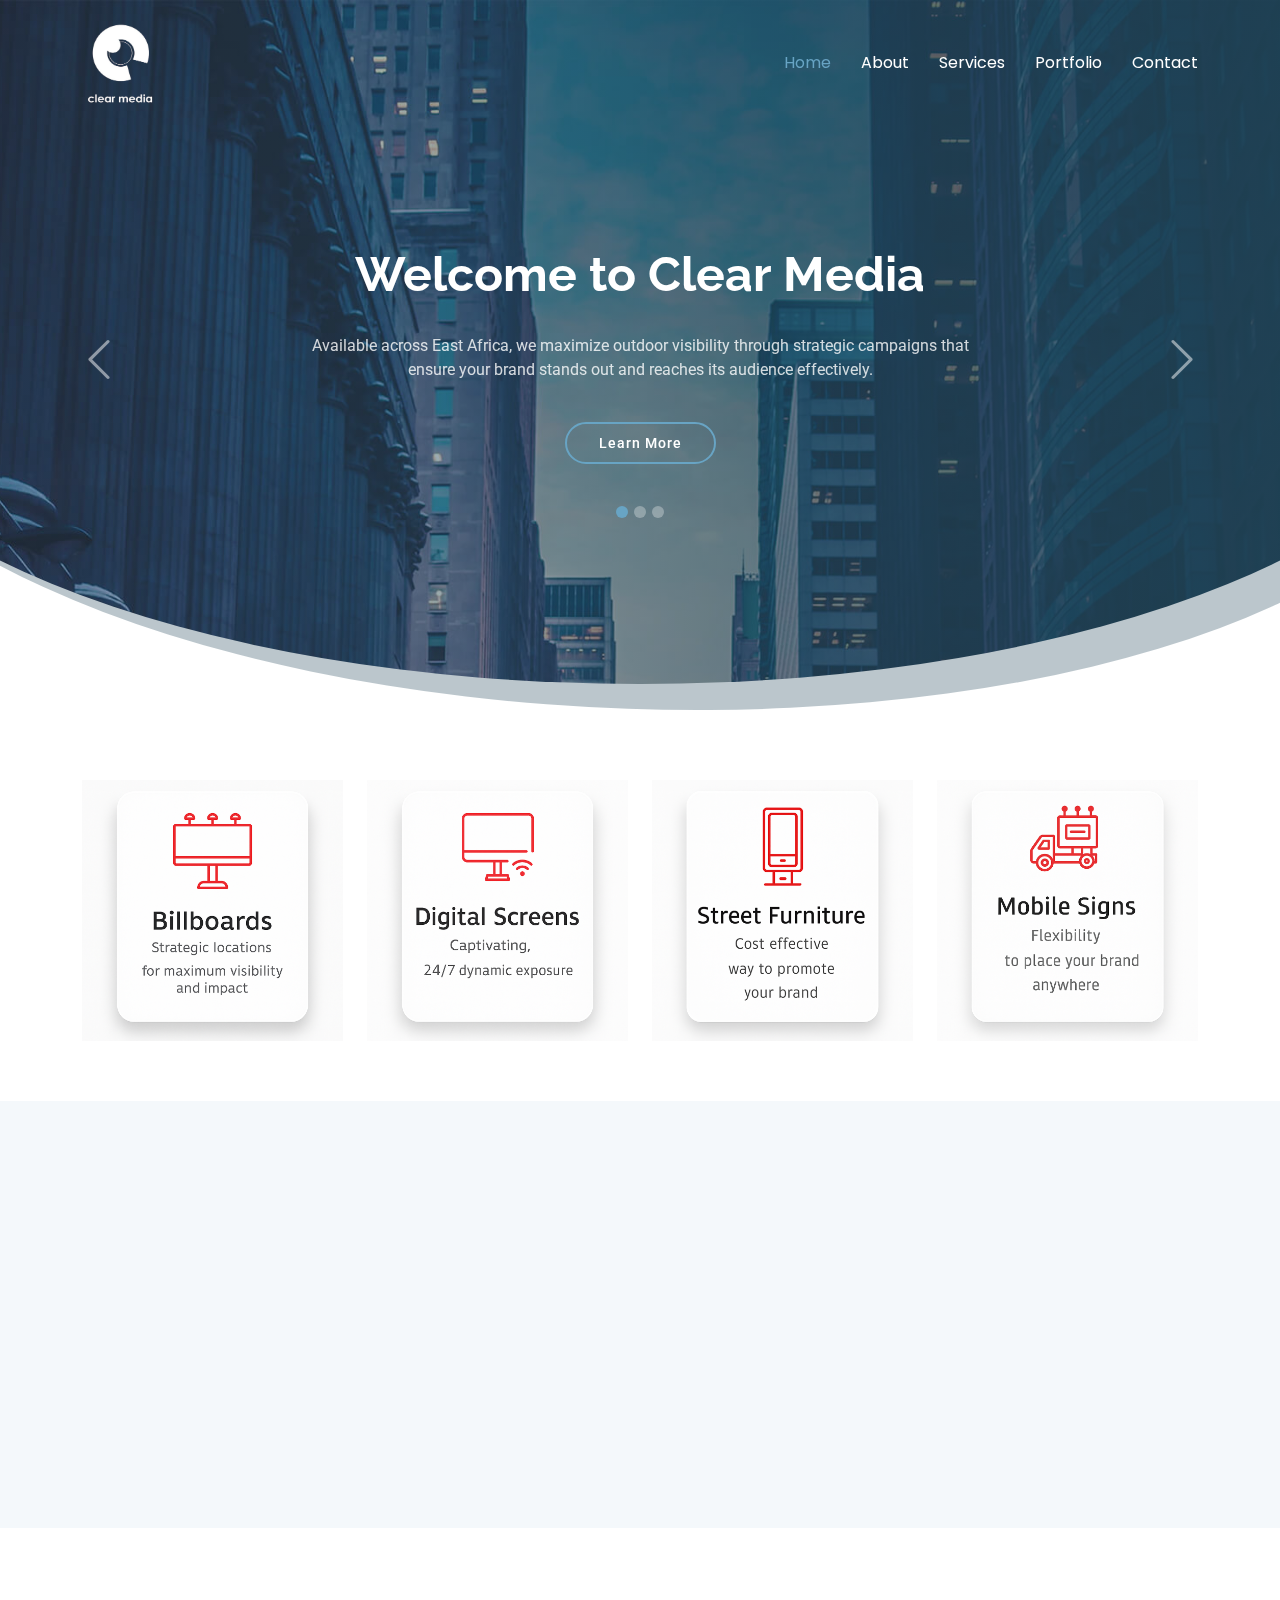
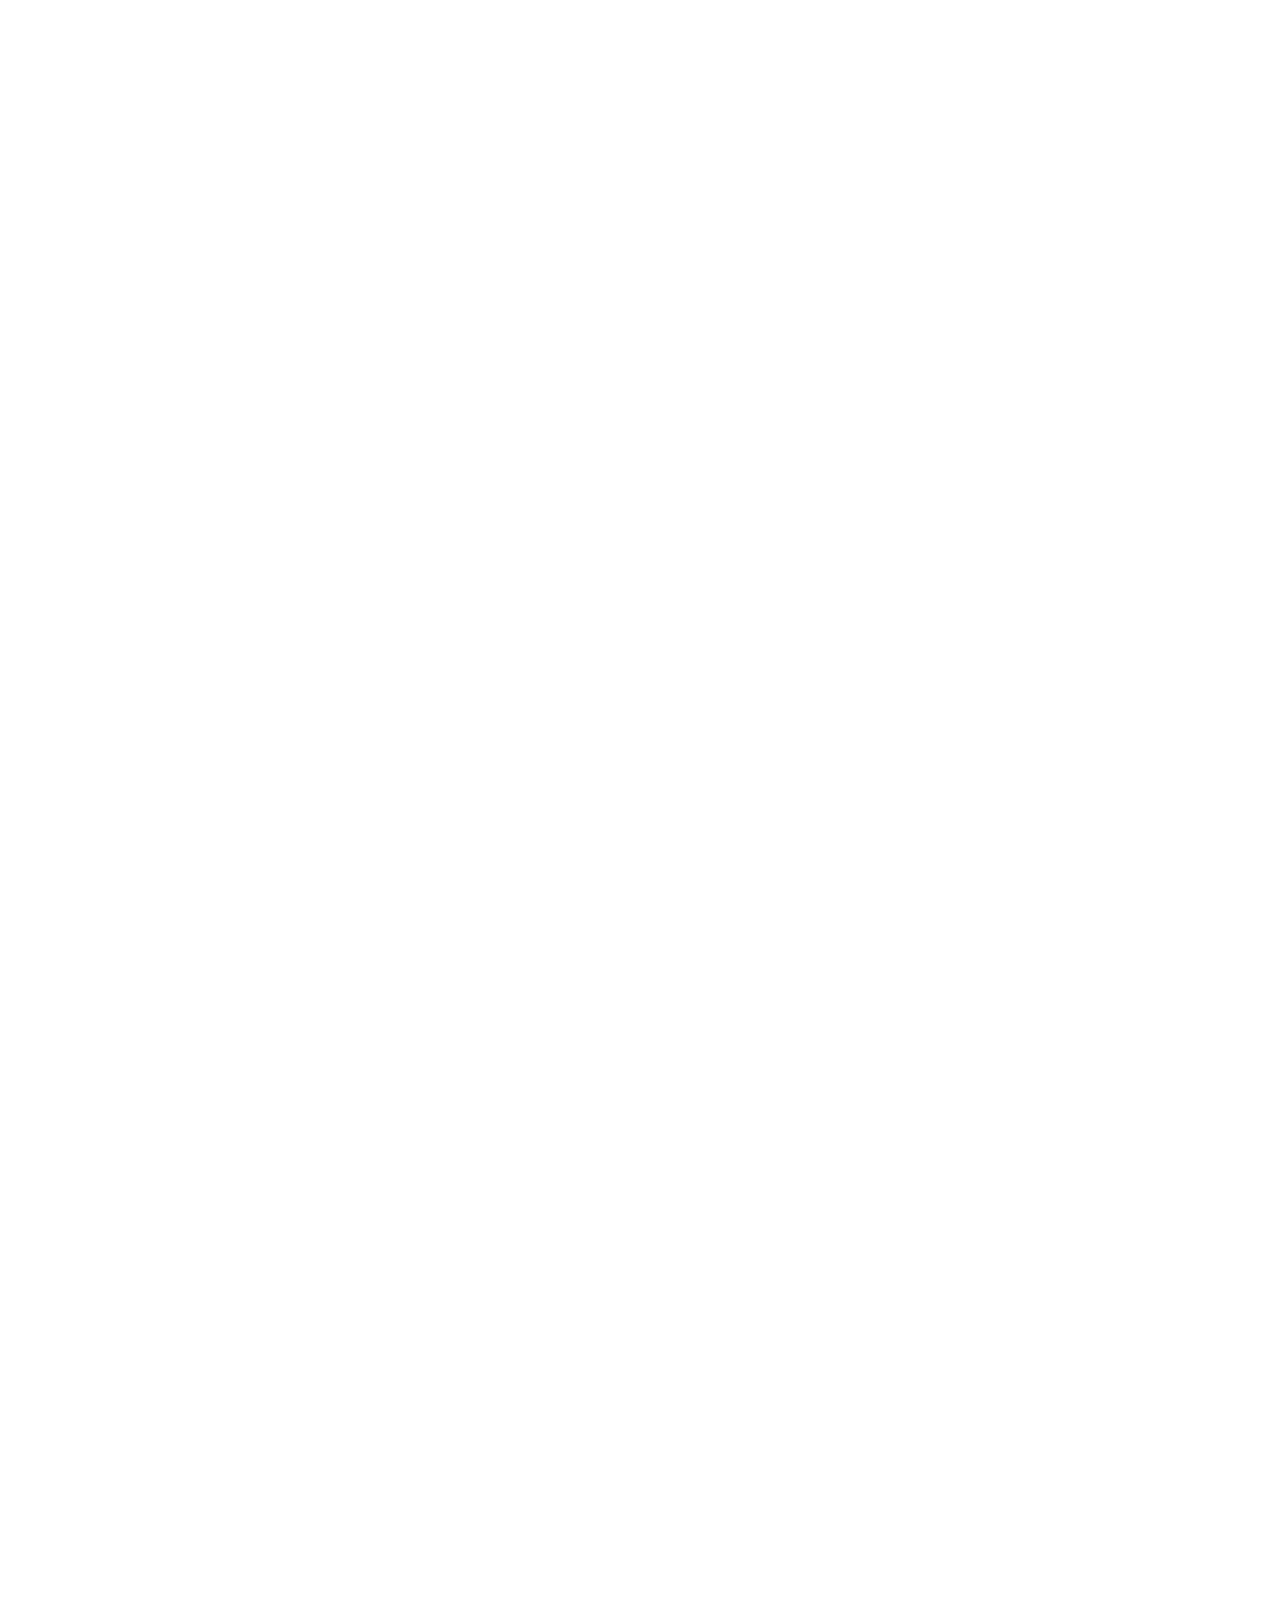
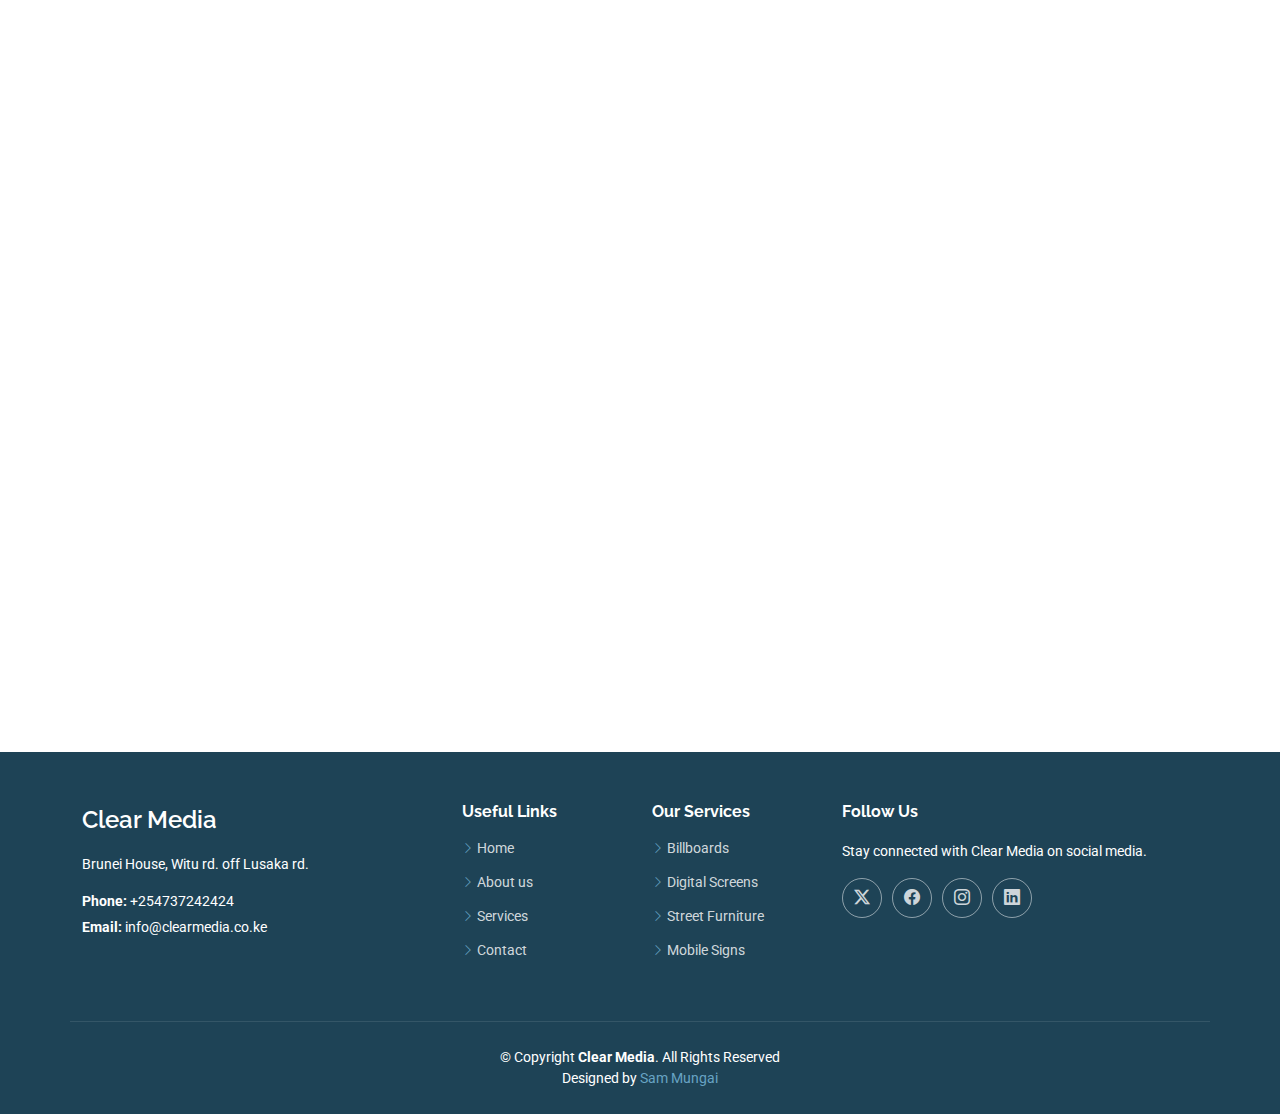
<file: index.html>
<!DOCTYPE html>
<html lang="en">

<head>
  <meta charset="utf-8">
  <meta content="width=device-width, initial-scale=1.0" name="viewport">
  <title>Clear Media</title>
  <meta name="description" content="">
  <meta name="keywords" content="">

  <!-- Favicons -->
  <link href="assets/img/Logocm.jpg" rel="icon">
  <link href="assets/img/Logocm.jpg" rel="touch-icon">

  <!-- Fonts -->
  <link href="https://fonts.googleapis.com" rel="preconnect">
  <link href="https://fonts.gstatic.com" rel="preconnect" crossorigin>
  <link href="https://fonts.googleapis.com/css2?family=Roboto:ital,wght@0,100;0,300;0,400;0,500;0,700;0,900;1,100;1,300;1,400;1,500;1,700;1,900&family=Poppins:ital,wght@0,100;0,200;0,300;0,400;0,500;0,600;0,700;0,800;0,900;1,100;1,200;1,300;1,400;1,500;1,600;1,700;1,800;1,900&family=Raleway:ital,wght@0,100;0,200;0,300;0,400;0,500;0,600;0,700;0,800;0,900;1,100;1,200;1,300;1,400;1,500;1,600;1,700;1,800;1,900&display=swap" rel="stylesheet">

  <!-- Vendor CSS Files -->
  <link href="assets/vendor/bootstrap/css/bootstrap.min.css" rel="stylesheet">
  <link href="assets/vendor/bootstrap-icons/bootstrap-icons.css" rel="stylesheet">
  <link href="assets/vendor/aos/aos.css" rel="stylesheet">
  <link href="assets/vendor/glightbox/css/glightbox.min.css" rel="stylesheet">
  <link href="assets/vendor/swiper/swiper-bundle.min.css" rel="stylesheet">

  <!-- Main CSS File -->
  <link href="assets/css/main.css" rel="stylesheet">


</head>

<body class="index-page">

  <header id="header" class="header d-flex align-items-center fixed-top">
    <div class="container-fluid container-xl position-relative d-flex align-items-center justify-content-between" >

      <a href="index.html" class="logo d-flex align-items-center"  >
        <img src="assets/img/Logocm.png" style="max-height: 6rem; width: auto;" alt="">
      </a>

      <nav id="navmenu" class="navmenu">
        <ul>
          <li><a href="index.html" class="active">Home</a></li>
          <li><a href="about.html">About</a></li>
          <li><a href="services.html">Services</a></li>
          <li><a href="portfolio.html">Portfolio</a></li>

          <li><a href="contact.html">Contact</a></li>
        </ul>
        <i class="mobile-nav-toggle d-xl-none bi bi-list"></i>
      </nav>

    </div>
  </header>

  <main class="main">

    <section id="hero" class="hero section dark-background">

      <div id="hero-carousel" class="carousel carousel-fade" data-bs-ride="carousel" data-bs-interval="20000">
    
        <div class="container position-relative">
    
          <div class="carousel-item active">
            <div class="carousel-container">
              <h2>Welcome to Clear Media</h2>
              <p>Available across East Africa, we maximize outdoor visibility through strategic campaigns that ensure your brand stands out and reaches its audience effectively.</p>
              <a href="#about" class="btn-get-started">Learn More</a>
            </div>
          </div><!-- End Carousel Item -->
    
          <div class="carousel-item">
            <div class="carousel-container">
              <h2>Enhance Your Brand Visibility</h2>
              <p>Our tailored solutions ensure that your brand is visible in all the right places. We carefully select strategic locations and platforms to maximize your campaign’s reach and effectiveness.</p>
              <a href="#about" class="btn-get-started">Learn More</a>
            </div>
          </div><!-- End Carousel Item -->
    
          <div class="carousel-item">
            <div class="carousel-container">
              <h2>Research-Driven Campaign Strategies</h2>
              <p>Our competitive research and strategic audits ensure that your campaigns are not only visible but also effective. Let us help you stay ahead of your competition with data-driven strategies.</p>
              <a href="#about" class="btn-get-started">Learn More</a>
            </div>
          </div><!-- End Carousel Item -->
    
          <a class="carousel-control-prev" href="#hero-carousel" role="button" data-bs-slide="prev">
            <span class="carousel-control-prev-icon bi bi-chevron-left" aria-hidden="true"></span>
          </a>
    
          <a class="carousel-control-next" href="#hero-carousel" role="button" data-bs-slide="next">
            <span class="carousel-control-next-icon bi bi-chevron-right" aria-hidden="true"></span>
          </a>
    
          <ol class="carousel-indicators"></ol>
    
        </div>
    
      </div>
    
    </section>
    

    <section id="features" class="features section">
      <div class="container">
        <div class="row gy-4">
    
          <div class="col-lg-3 col-md-6" data-aos="fade-up" data-aos-delay="100">
            <div class="feature-box text-center">
              <img src="assets/img/in1.png" class="img-fluid" alt="Billboards">
            </div>
          </div>
    
          <div class="col-lg-3 col-md-6" data-aos="fade-up" data-aos-delay="200">
            <div class="feature-box text-center">
              <img src="assets/img/in2.png" class="img-fluid" alt="Digital Screens">
            </div>
          </div>
    
          <div class="col-lg-3 col-md-6" data-aos="fade-up" data-aos-delay="300">
            <div class="feature-box text-center">
              <img src="assets/img/in3.png" class="img-fluid" alt="Street Furniture">
            </div>
          </div>
    
          <div class="col-lg-3 col-md-6" data-aos="fade-up" data-aos-delay="400">
            <div class="feature-box text-center">
              <img src="assets/img/in4.png" class="img-fluid" alt="Mobile Signs">
            </div>
          </div>
    
        </div>
      </div>
    </section>
    <!-- /Featured Services Section -->
    

    <section id="about" class="about section light-background">

      <div class="container">
    
        <div class="row gy-4">
          <div class="col-lg-6 position-relative align-self-start" data-aos="fade-up" data-aos-delay="100">
            <img src="assets/img/bp2.png" class="img-fluid" alt="Convex Threesixty Team">
            <!-- <a href="https://www.youtube.com/watch?v=Y7f98aduVJ8" class="glightbox pulsating-play-btn"></a> -->
          </div>
          <div class="col-lg-6 content" data-aos="fade-up" data-aos-delay="200">
            <h3>Reach a Wider Audience
            </h3>
            <ul>
              <li><i class="bi bi-check2-all"></i> <span>Utilize outdoor advertising to connect with the increasing population on the move.</span></li>
              <li><i class="bi bi-check2-all"></i> <span>Detailed audits to maintain consistent brand image across all platforms.</span></li>
              <li><i class="bi bi-check2-all"></i> <span>Comprehensive research on competition and campaign effectiveness, ensuring the highest level of impact.</span></li>
            </ul>
            <p>
              We create and deliver platforms for brands to connect with their consumers wherever they are.
            </p>
          </div>
        </div>
    
      </div>
    
    </section>
    

<!-- Features Section -->
<section id="features" class="features section">

  <!-- Section Title -->
  <div class="container section-title" data-aos="fade-up">
    <h2>Features</h2>
    <p>Discover the innovative features that make Clear Media your top choice for outdoor media and campaign success.</p>
  </div><!-- End Section Title -->

  <div class="container">

    <div class="row gy-4 align-items-center features-item">
      <div class="col-md-5 d-flex align-items-center" data-aos="zoom-out" data-aos-delay="100">
        <img src="assets/img/cm5.jpg" class="img-fluid" alt="Comprehensive Media Booking">
      </div>
      <div class="col-md-7" data-aos="fade-up" data-aos-delay="100">
        <h3>Billboards</h3>
        <p>
          At Clear Media, our billboard services are designed to place your brand exactly where it matters most. We focus on high-traffic, high-visibility areas to ensure your message captures attention, drives engagement, and delivers real results.
        </p>
        <ul>
          <li><i class="bi bi-check"></i><span> Access to a vast network of premium outdoor media locations in urban and commuter hotspots.</span></li>
          <li><i class="bi bi-check"></i><span> Data-driven site selection to maximize impressions and brand recall.</span></li>
          <li><i class="bi bi-check"></i><span> Ongoing performance monitoring with flexible placement strategies to optimize reach.</span></li>
        </ul>
      </div>      
    </div><!-- Features Item -->

    <div class="row gy-4 align-items-center features-item">
      <div class="col-md-5 order-1 order-md-2 d-flex align-items-center" data-aos="zoom-out" data-aos-delay="200">
        <img src="assets/img/ds.png" class="img-fluid" alt="Outdoor Media Monitoring">
      </div>
      <div class="col-md-7 order-2 order-md-1" data-aos="fade-up" data-aos-delay="200">
        <h3>Digital Screens</h3>
          <p>
            Our strategically positioned digital screens offer dynamic, high-impact advertising in high-footfall and high-traffic environments—ensuring your brand stays front and center at all times.
          </p>
          <p>
            We combine real-time media monitoring with detailed analytics to evaluate placement performance, audience engagement, and campaign impact—empowering you to make informed, results-driven decisions and refine your strategy for maximum visibility.
          </p>
      </div>
    </div><!-- Features Item -->

    <div class="row gy-4 align-items-center features-item">
      <div class="col-md-5 d-flex align-items-center" data-aos="zoom-out">
        <img src="assets/img/sign.png" class="img-fluid" alt="Strategic Campaign Planning">
      </div>
      <div class="col-md-7" data-aos="fade-up">
        <h3>Street Furniture</h3>
          <p>
            At Clear Media, we integrate custom-designed street furniture—such as branded benches, kiosks, and shelters—into your campaign strategy to transform everyday urban spaces into impactful brand experiences.
          </p>
          <p>
            Through expert consulting and execution, we ensure each element serves both functional and promotional purposes, creating lasting impressions where people live, commute, and engage daily.
          </p>
          <ul>
            <li><i class="bi bi-check"></i><span> Insightful competitive analysis to identify prime engagement zones.</span></li>
            <li><i class="bi bi-check"></i><span> Bespoke campaign strategies leveraging street-level visibility.</span></li>
            <li><i class="bi bi-check"></i><span> Continuous optimization to maintain relevance and maximize ROI.</span></li>
          </ul>
      </div>
    </div><!-- Features Item -->

    <div class="row gy-4 align-items-center features-item">
      <div class="col-md-5 order-1 order-md-2 d-flex align-items-center" data-aos="zoom-out">
        <img src="assets/img/ms.png" class="img-fluid" alt="Training and Support">
      </div>
      <div class="col-md-7 order-2 order-md-1" data-aos="fade-up">
        <h3>Mobile Signs</h3>
          <p>
            Our mobile signage solutions are designed to bring your brand directly to your audience—wherever they are. With unmatched flexibility, mobile signs amplify visibility in high-traffic zones, events, and targeted routes.
          </p>
          <p>
            From strategic deployment planning to real-time tracking and performance analysis, we ensure your mobile campaigns are dynamic, cost-effective, and constantly optimized for maximum reach and impact.
          </p>
          <ul>
            <li><i class="bi bi-check"></i><span> Custom routing to target specific audiences and high-traffic areas.</span></li>
            <li><i class="bi bi-check"></i><span> Real-time adjustments based on traffic patterns and audience density.</span></li>
            <li><i class="bi bi-check"></i><span> Detailed campaign reporting and optimization insights.</span></li>
          </ul>
      </div>
    </div><!-- Features Item -->

  </div>

</section><!-- /Features Section -->


  </main>

  <footer id="footer" class="footer dark-background">

    <!-- <div class="footer-newsletter">
      <div class="container">
        <div class="row justify-content-center text-center">
          <div class="col-lg-6">
            <h4>Join Our Newsletter</h4>
            <p>Subscribe to stay updated on the latest news from Clear Media.</p>
            <form action="forms/newsletter.php" method="post" class="php-email-form">
              <div class="newsletter-form"><input type="email" name="email"><input type="submit" value="Subscribe"></div>
              <div class="loading">Loading</div>
              <div class="error-message"></div>
              <div class="sent-message">Your subscription request has been sent. Thank you!</div>
            </form>
          </div>
        </div>
      </div>
    </div> -->

    <div class="container footer-top">
      <div class="row gy-4">
        <div class="col-lg-4 col-md-6 footer-about">
          <a href="index.html" class="d-flex align-items-center">
            <span class="sitename">Clear Media</span>
          </a>
          <div class="footer-contact pt-3">
            <p>Brunei House, Witu rd. off Lusaka rd.</p>
            <p class="mt-3"><strong>Phone:</strong> <span>+254737242424</span></p>
            <p><strong>Email:</strong> <span>info@clearmedia.co.ke</span></p>
          </div>
        </div>

        <div class="col-lg-2 col-md-3 footer-links">
          <h4>Useful Links</h4>
          <ul>
            <li><i class="bi bi-chevron-right"></i> <a href="#">Home</a></li>
            <li><i class="bi bi-chevron-right"></i> <a href="#">About us</a></li>
            <li><i class="bi bi-chevron-right"></i> <a href="#">Services</a></li>
            <li><i class="bi bi-chevron-right"></i> <a href="#">Contact</a></li>
          </ul>
        </div>

        <div class="col-lg-2 col-md-3 footer-links">
          <h4>Our Services</h4>
          <ul>
            <li><i class="bi bi-chevron-right"></i> <a href="#">Billboards</a></li>
            <li><i class="bi bi-chevron-right"></i> <a href="#">Digital Screens</a></li>
            <li><i class="bi bi-chevron-right"></i> <a href="#">Street Furniture</a></li>
            <li><i class="bi bi-chevron-right"></i> <a href="#">Mobile Signs</a></li>
          </ul>
        </div>

        <div class="col-lg-4 col-md-12">
          <h4>Follow Us</h4>
          <p>Stay connected with Clear Media on social media.</p>
          <div class="social-links d-flex">
            <a href="#"><i class="bi bi-twitter-x"></i></a>
            <a href="#"><i class="bi bi-facebook"></i></a>
            <a href="#"><i class="bi bi-instagram"></i></a>
            <a href="#"><i class="bi bi-linkedin"></i></a>
          </div>
        </div>

      </div>
    </div>

    <div class="container copyright text-center mt-4">
      <p>© <span>Copyright</span> <strong>Clear Media</strong>. All Rights Reserved</p>
      <p>Designed by <a href="https://github.com/Sammungai254">Sam Mungai</a></p>
    </div>

  </footer>


  <!-- Scroll Top -->
  <a href="#" id="scroll-top" class="scroll-top d-flex align-items-center justify-content-center"><i class="bi bi-arrow-up-short"></i></a>

  <!-- Preloader -->
  <div id="preloader"></div>

  <!-- Vendor JS Files -->
  <script src="assets/vendor/bootstrap/js/bootstrap.bundle.min.js"></script>
  <script src="assets/vendor/php-email-form/validate.js"></script>
  <script src="assets/vendor/aos/aos.js"></script>
  <script src="assets/vendor/glightbox/js/glightbox.min.js"></script>
  <script src="assets/vendor/purecounter/purecounter_vanilla.js"></script>
  <script src="assets/vendor/swiper/swiper-bundle.min.js"></script>
  <script src="assets/vendor/waypoints/noframework.waypoints.js"></script>
  <script src="assets/vendor/imagesloaded/imagesloaded.pkgd.min.js"></script>
  <script src="assets/vendor/isotope-layout/isotope.pkgd.min.js"></script>

  <!-- Main JS File -->
  <script src="assets/js/main.js"></script>

</body>

</html>
</file>
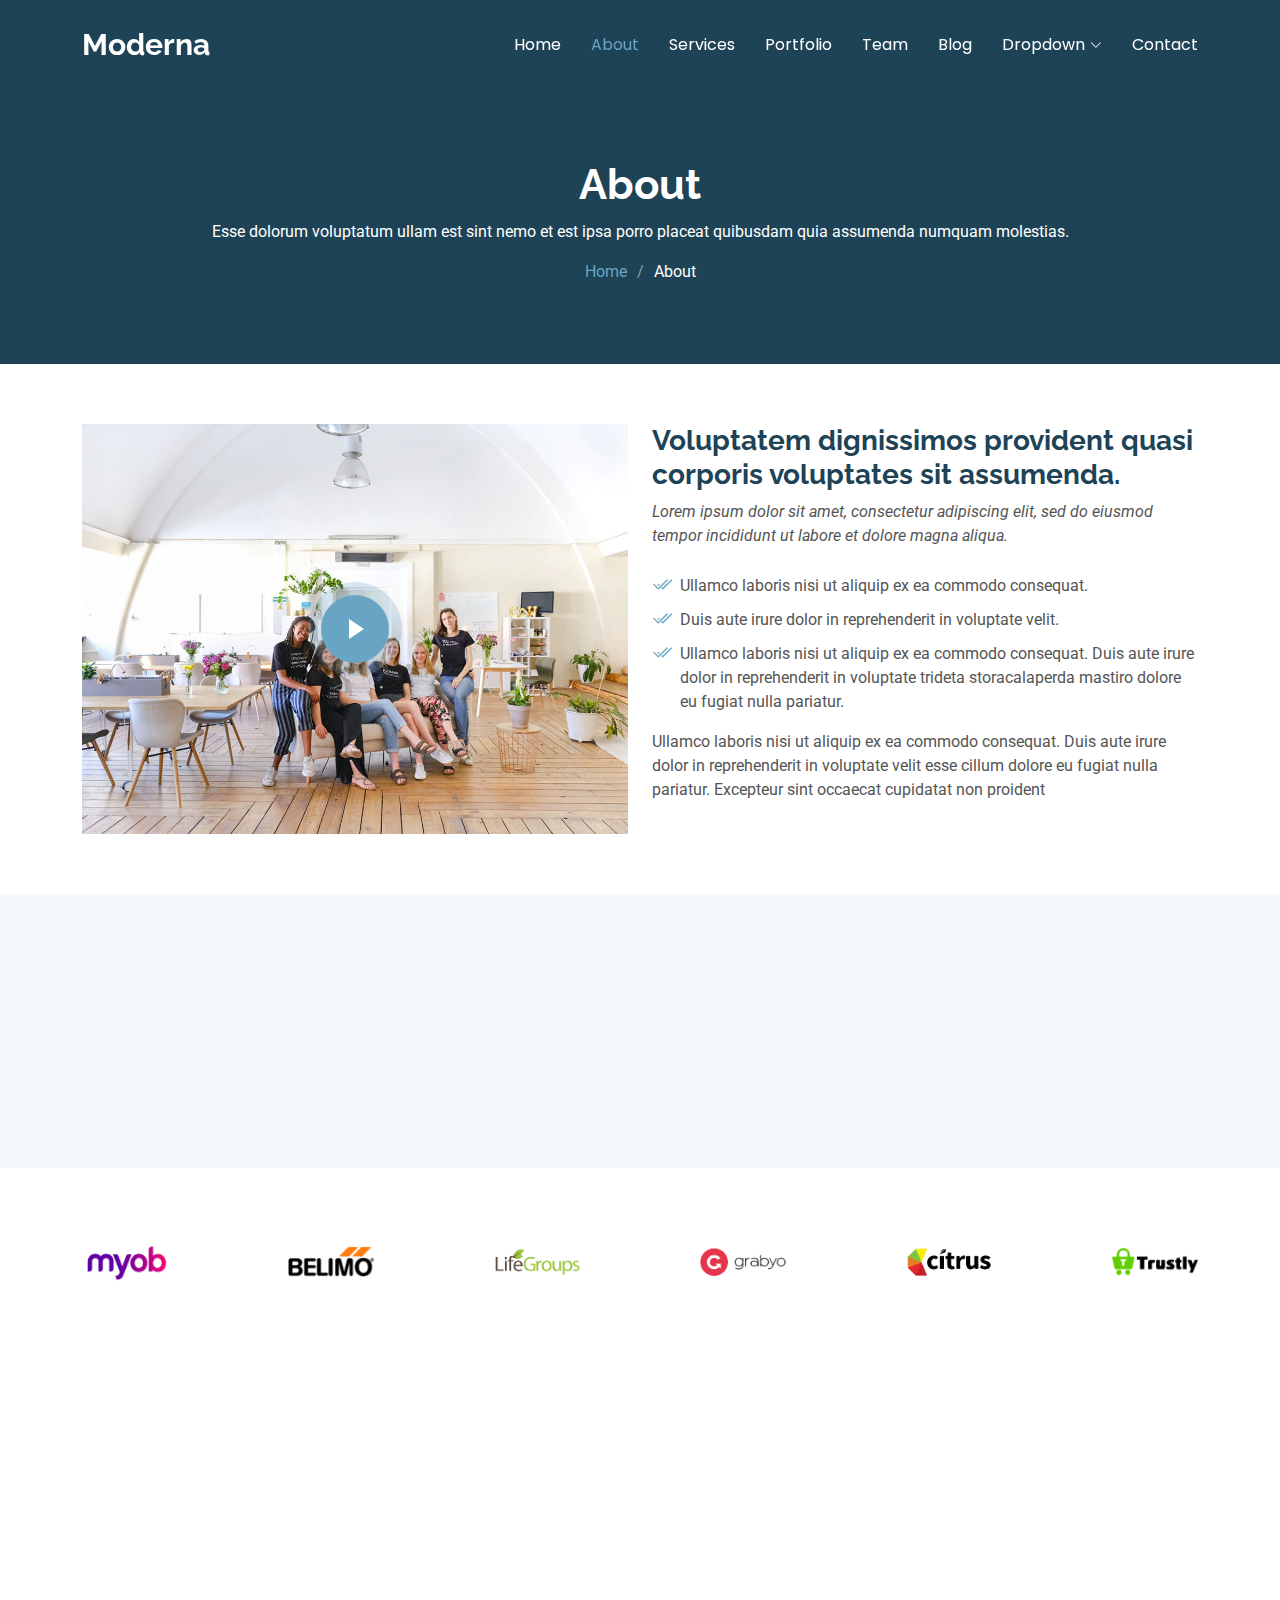
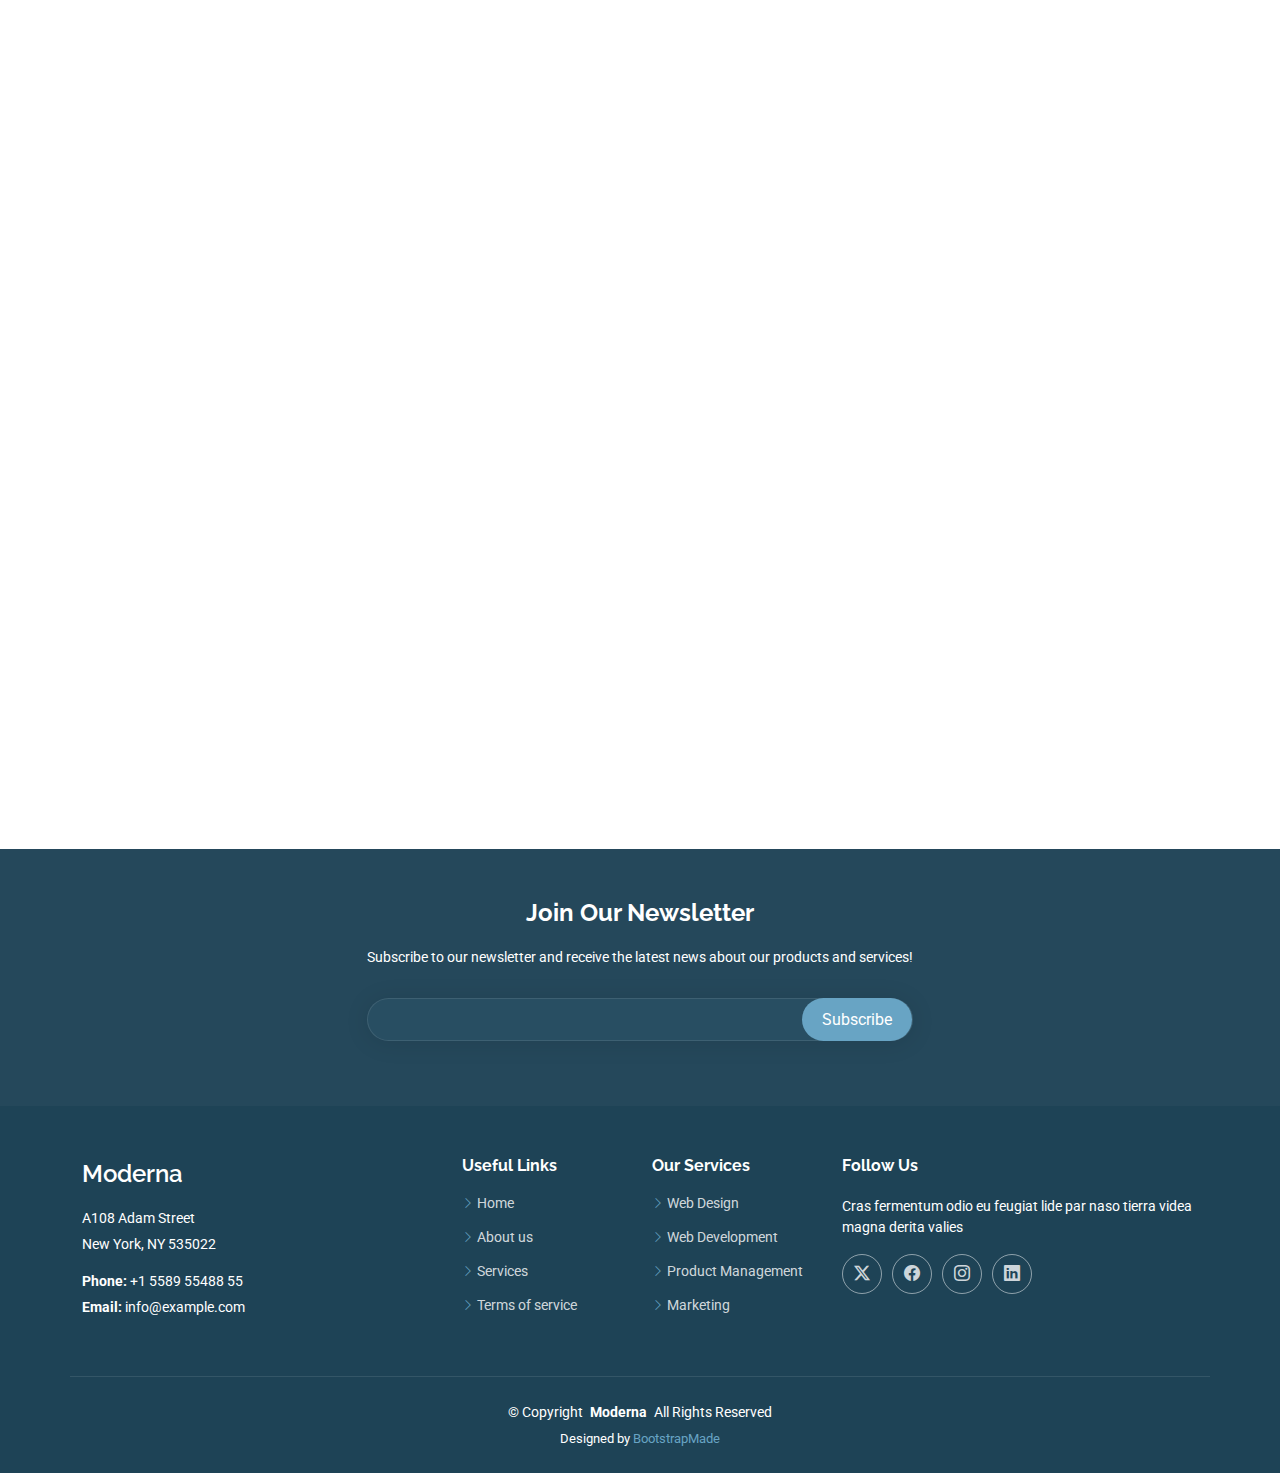
<file: about.html>
<!DOCTYPE html>
<html lang="en">

<head>
  <meta charset="utf-8">
  <meta content="width=device-width, initial-scale=1.0" name="viewport">
  <title>About - Moderna Bootstrap Template</title>
  <meta name="description" content="">
  <meta name="keywords" content="">

  <!-- Favicons -->
  <link href="assets/img/favicon.png" rel="icon">
  <link href="assets/img/apple-touch-icon.png" rel="apple-touch-icon">

  <!-- Fonts -->
  <link href="https://fonts.googleapis.com" rel="preconnect">
  <link href="https://fonts.gstatic.com" rel="preconnect" crossorigin>
  <link href="https://fonts.googleapis.com/css2?family=Roboto:ital,wght@0,100;0,300;0,400;0,500;0,700;0,900;1,100;1,300;1,400;1,500;1,700;1,900&family=Poppins:ital,wght@0,100;0,200;0,300;0,400;0,500;0,600;0,700;0,800;0,900;1,100;1,200;1,300;1,400;1,500;1,600;1,700;1,800;1,900&family=Raleway:ital,wght@0,100;0,200;0,300;0,400;0,500;0,600;0,700;0,800;0,900;1,100;1,200;1,300;1,400;1,500;1,600;1,700;1,800;1,900&display=swap" rel="stylesheet">

  <!-- Vendor CSS Files -->
  <link href="assets/vendor/bootstrap/css/bootstrap.min.css" rel="stylesheet">
  <link href="assets/vendor/bootstrap-icons/bootstrap-icons.css" rel="stylesheet">
  <link href="assets/vendor/aos/aos.css" rel="stylesheet">
  <link href="assets/vendor/glightbox/css/glightbox.min.css" rel="stylesheet">
  <link href="assets/vendor/swiper/swiper-bundle.min.css" rel="stylesheet">

  <!-- Main CSS File -->
  <link href="assets/css/main.css" rel="stylesheet">

  <!-- =======================================================
  * Template Name: Moderna
  * Template URL: https://bootstrapmade.com/free-bootstrap-template-corporate-moderna/
  * Updated: Aug 07 2024 with Bootstrap v5.3.3
  * Author: BootstrapMade.com
  * License: https://bootstrapmade.com/license/
  ======================================================== -->
</head>

<body class="about-page">

  <header id="header" class="header d-flex align-items-center fixed-top">
    <div class="container-fluid container-xl position-relative d-flex align-items-center justify-content-between">

      <a href="index.html" class="logo d-flex align-items-center">
        <!-- Uncomment the line below if you also wish to use an image logo -->
        <!-- <img src="assets/img/logo.png" alt=""> -->
        <h1 class="sitename">Moderna</h1>
      </a>

      <nav id="navmenu" class="navmenu">
        <ul>
          <li><a href="index.html">Home</a></li>
          <li><a href="about.html" class="active">About</a></li>
          <li><a href="services.html">Services</a></li>
          <li><a href="portfolio.html">Portfolio</a></li>
          <li><a href="team.html">Team</a></li>
          <li><a href="blog.html">Blog</a></li>
          <li class="dropdown"><a href="#"><span>Dropdown</span> <i class="bi bi-chevron-down toggle-dropdown"></i></a>
            <ul>
              <li><a href="#">Dropdown 1</a></li>
              <li class="dropdown"><a href="#"><span>Deep Dropdown</span> <i class="bi bi-chevron-down toggle-dropdown"></i></a>
                <ul>
                  <li><a href="#">Deep Dropdown 1</a></li>
                  <li><a href="#">Deep Dropdown 2</a></li>
                  <li><a href="#">Deep Dropdown 3</a></li>
                  <li><a href="#">Deep Dropdown 4</a></li>
                  <li><a href="#">Deep Dropdown 5</a></li>
                </ul>
              </li>
              <li><a href="#">Dropdown 2</a></li>
              <li><a href="#">Dropdown 3</a></li>
              <li><a href="#">Dropdown 4</a></li>
            </ul>
          </li>
          <li><a href="contact.html">Contact</a></li>
        </ul>
        <i class="mobile-nav-toggle d-xl-none bi bi-list"></i>
      </nav>

    </div>
  </header>

  <main class="main">

    <!-- Page Title -->
    <div class="page-title dark-background">
      <div class="container position-relative">
        <h1>About</h1>
        <p>Esse dolorum voluptatum ullam est sint nemo et est ipsa porro placeat quibusdam quia assumenda numquam molestias.</p>
        <nav class="breadcrumbs">
          <ol>
            <li><a href="index.html">Home</a></li>
            <li class="current">About</li>
          </ol>
        </nav>
      </div>
    </div><!-- End Page Title -->

    <!-- About Section -->
    <section id="about" class="about section">

      <div class="container">

        <div class="row gy-4">
          <div class="col-lg-6 position-relative align-self-start" data-aos="fade-up" data-aos-delay="100">
            <img src="assets/img/about.jpg" class="img-fluid" alt="">
            <a href="https://www.youtube.com/watch?v=Y7f98aduVJ8" class="glightbox pulsating-play-btn"></a>
          </div>
          <div class="col-lg-6 content" data-aos="fade-up" data-aos-delay="200">
            <h3>Voluptatem dignissimos provident quasi corporis voluptates sit assumenda.</h3>
            <p class="fst-italic">
              Lorem ipsum dolor sit amet, consectetur adipiscing elit, sed do eiusmod tempor incididunt ut labore et dolore
              magna aliqua.
            </p>
            <ul>
              <li><i class="bi bi-check2-all"></i> <span>Ullamco laboris nisi ut aliquip ex ea commodo consequat.</span></li>
              <li><i class="bi bi-check2-all"></i> <span>Duis aute irure dolor in reprehenderit in voluptate velit.</span></li>
              <li><i class="bi bi-check2-all"></i> <span>Ullamco laboris nisi ut aliquip ex ea commodo consequat. Duis aute irure dolor in reprehenderit in voluptate trideta storacalaperda mastiro dolore eu fugiat nulla pariatur.</span></li>
            </ul>
            <p>
              Ullamco laboris nisi ut aliquip ex ea commodo consequat. Duis aute irure dolor in reprehenderit in voluptate
              velit esse cillum dolore eu fugiat nulla pariatur. Excepteur sint occaecat cupidatat non proident
            </p>
          </div>
        </div>

      </div>

    </section><!-- /About Section -->

    <!-- Stats Section -->
    <section id="stats" class="stats section light-background">

      <div class="container" data-aos="fade-up" data-aos-delay="100">

        <div class="row gy-4">

          <div class="col-lg-3 col-md-6">
            <div class="stats-item text-center w-100 h-100">
              <span data-purecounter-start="0" data-purecounter-end="232" data-purecounter-duration="1" class="purecounter"></span>
              <p>Clients</p>
            </div>
          </div><!-- End Stats Item -->

          <div class="col-lg-3 col-md-6">
            <div class="stats-item text-center w-100 h-100">
              <span data-purecounter-start="0" data-purecounter-end="521" data-purecounter-duration="1" class="purecounter"></span>
              <p>Projects</p>
            </div>
          </div><!-- End Stats Item -->

          <div class="col-lg-3 col-md-6">
            <div class="stats-item text-center w-100 h-100">
              <span data-purecounter-start="0" data-purecounter-end="1453" data-purecounter-duration="1" class="purecounter"></span>
              <p>Hours Of Support</p>
            </div>
          </div><!-- End Stats Item -->

          <div class="col-lg-3 col-md-6">
            <div class="stats-item text-center w-100 h-100">
              <span data-purecounter-start="0" data-purecounter-end="32" data-purecounter-duration="1" class="purecounter"></span>
              <p>Workers</p>
            </div>
          </div><!-- End Stats Item -->

        </div>

      </div>

    </section><!-- /Stats Section -->

    <!-- Clients Section -->
    <section id="clients" class="clients section">

      <div class="container">

        <div class="swiper init-swiper">
          <script type="application/json" class="swiper-config">
            {
              "loop": true,
              "speed": 600,
              "autoplay": {
                "delay": 5000
              },
              "slidesPerView": "auto",
              "pagination": {
                "el": ".swiper-pagination",
                "type": "bullets",
                "clickable": true
              },
              "breakpoints": {
                "320": {
                  "slidesPerView": 2,
                  "spaceBetween": 40
                },
                "480": {
                  "slidesPerView": 3,
                  "spaceBetween": 60
                },
                "640": {
                  "slidesPerView": 4,
                  "spaceBetween": 80
                },
                "992": {
                  "slidesPerView": 6,
                  "spaceBetween": 120
                }
              }
            }
          </script>
          <div class="swiper-wrapper align-items-center">
            <div class="swiper-slide"><img src="assets/img/clients/client-1.png" class="img-fluid" alt=""></div>
            <div class="swiper-slide"><img src="assets/img/clients/client-2.png" class="img-fluid" alt=""></div>
            <div class="swiper-slide"><img src="assets/img/clients/client-3.png" class="img-fluid" alt=""></div>
            <div class="swiper-slide"><img src="assets/img/clients/client-4.png" class="img-fluid" alt=""></div>
            <div class="swiper-slide"><img src="assets/img/clients/client-5.png" class="img-fluid" alt=""></div>
            <div class="swiper-slide"><img src="assets/img/clients/client-6.png" class="img-fluid" alt=""></div>
            <div class="swiper-slide"><img src="assets/img/clients/client-7.png" class="img-fluid" alt=""></div>
            <div class="swiper-slide"><img src="assets/img/clients/client-8.png" class="img-fluid" alt=""></div>
          </div>
        </div>

      </div>

    </section><!-- /Clients Section -->

    <!-- Skills Section -->
    <section id="skills" class="skills section">

      <!-- Section Title -->
      <div class="container section-title" data-aos="fade-up">
        <h2>Our Skills</h2>
        <p>Necessitatibus eius consequatur ex aliquid fuga eum quidem sint consectetur velit</p>
      </div><!-- End Section Title -->

      <div class="container" data-aos="fade-up" data-aos-delay="100">

        <div class="row skills-content skills-animation">

          <div class="col-lg-6">

            <div class="progress">
              <span class="skill"><span>HTML</span> <i class="val">100%</i></span>
              <div class="progress-bar-wrap">
                <div class="progress-bar" role="progressbar" aria-valuenow="100" aria-valuemin="0" aria-valuemax="100"></div>
              </div>
            </div><!-- End Skills Item -->

            <div class="progress">
              <span class="skill"><span>CSS</span> <i class="val">90%</i></span>
              <div class="progress-bar-wrap">
                <div class="progress-bar" role="progressbar" aria-valuenow="90" aria-valuemin="0" aria-valuemax="100"></div>
              </div>
            </div><!-- End Skills Item -->

            <div class="progress">
              <span class="skill"><span>JavaScript</span> <i class="val">75%</i></span>
              <div class="progress-bar-wrap">
                <div class="progress-bar" role="progressbar" aria-valuenow="75" aria-valuemin="0" aria-valuemax="100"></div>
              </div>
            </div><!-- End Skills Item -->

          </div>

          <div class="col-lg-6">

            <div class="progress">
              <span class="skill"><span>PHP</span> <i class="val">80%</i></span>
              <div class="progress-bar-wrap">
                <div class="progress-bar" role="progressbar" aria-valuenow="80" aria-valuemin="0" aria-valuemax="100"></div>
              </div>
            </div><!-- End Skills Item -->

            <div class="progress">
              <span class="skill"><span>WordPress/CMS</span> <i class="val">90%</i></span>
              <div class="progress-bar-wrap">
                <div class="progress-bar" role="progressbar" aria-valuenow="90" aria-valuemin="0" aria-valuemax="100"></div>
              </div>
            </div><!-- End Skills Item -->

            <div class="progress">
              <span class="skill"><span>Photoshop</span> <i class="val">55%</i></span>
              <div class="progress-bar-wrap">
                <div class="progress-bar" role="progressbar" aria-valuenow="55" aria-valuemin="0" aria-valuemax="100"></div>
              </div>
            </div><!-- End Skills Item -->

          </div>

        </div>

      </div>

    </section><!-- /Skills Section -->

    <!-- Testimonials Section -->
    <section id="testimonials" class="testimonials section">

      <!-- Section Title -->
      <div class="container section-title" data-aos="fade-up">
        <h2>Testimonials</h2>
        <p>Necessitatibus eius consequatur ex aliquid fuga eum quidem sint consectetur velit</p>
      </div><!-- End Section Title -->

      <div class="container" data-aos="fade-up" data-aos-delay="100">

        <div class="swiper init-swiper">
          <script type="application/json" class="swiper-config">
            {
              "loop": true,
              "speed": 600,
              "autoplay": {
                "delay": 5000
              },
              "slidesPerView": "auto",
              "pagination": {
                "el": ".swiper-pagination",
                "type": "bullets",
                "clickable": true
              }
            }
          </script>
          <div class="swiper-wrapper">

            <div class="swiper-slide">
              <div class="testimonial-item">
                <img src="assets/img/testimonials/testimonials-1.jpg" class="testimonial-img" alt="">
                <h3>Saul Goodman</h3>
                <h4>Ceo &amp; Founder</h4>
                <div class="stars">
                  <i class="bi bi-star-fill"></i><i class="bi bi-star-fill"></i><i class="bi bi-star-fill"></i><i class="bi bi-star-fill"></i><i class="bi bi-star-fill"></i>
                </div>
                <p>
                  <i class="bi bi-quote quote-icon-left"></i>
                  <span>Proin iaculis purus consequat sem cure digni ssim donec porttitora entum suscipit rhoncus. Accusantium quam, ultricies eget id, aliquam eget nibh et. Maecen aliquam, risus at semper.</span>
                  <i class="bi bi-quote quote-icon-right"></i>
                </p>
              </div>
            </div><!-- End testimonial item -->

            <div class="swiper-slide">
              <div class="testimonial-item">
                <img src="assets/img/testimonials/testimonials-2.jpg" class="testimonial-img" alt="">
                <h3>Sara Wilsson</h3>
                <h4>Designer</h4>
                <div class="stars">
                  <i class="bi bi-star-fill"></i><i class="bi bi-star-fill"></i><i class="bi bi-star-fill"></i><i class="bi bi-star-fill"></i><i class="bi bi-star-fill"></i>
                </div>
                <p>
                  <i class="bi bi-quote quote-icon-left"></i>
                  <span>Export tempor illum tamen malis malis eram quae irure esse labore quem cillum quid cillum eram malis quorum velit fore eram velit sunt aliqua noster fugiat irure amet legam anim culpa.</span>
                  <i class="bi bi-quote quote-icon-right"></i>
                </p>
              </div>
            </div><!-- End testimonial item -->

            <div class="swiper-slide">
              <div class="testimonial-item">
                <img src="assets/img/testimonials/testimonials-3.jpg" class="testimonial-img" alt="">
                <h3>Jena Karlis</h3>
                <h4>Store Owner</h4>
                <div class="stars">
                  <i class="bi bi-star-fill"></i><i class="bi bi-star-fill"></i><i class="bi bi-star-fill"></i><i class="bi bi-star-fill"></i><i class="bi bi-star-fill"></i>
                </div>
                <p>
                  <i class="bi bi-quote quote-icon-left"></i>
                  <span>Enim nisi quem export duis labore cillum quae magna enim sint quorum nulla quem veniam duis minim tempor labore quem eram duis noster aute amet eram fore quis sint minim.</span>
                  <i class="bi bi-quote quote-icon-right"></i>
                </p>
              </div>
            </div><!-- End testimonial item -->

            <div class="swiper-slide">
              <div class="testimonial-item">
                <img src="assets/img/testimonials/testimonials-4.jpg" class="testimonial-img" alt="">
                <h3>Matt Brandon</h3>
                <h4>Freelancer</h4>
                <div class="stars">
                  <i class="bi bi-star-fill"></i><i class="bi bi-star-fill"></i><i class="bi bi-star-fill"></i><i class="bi bi-star-fill"></i><i class="bi bi-star-fill"></i>
                </div>
                <p>
                  <i class="bi bi-quote quote-icon-left"></i>
                  <span>Fugiat enim eram quae cillum dolore dolor amet nulla culpa multos export minim fugiat minim velit minim dolor enim duis veniam ipsum anim magna sunt elit fore quem dolore labore illum veniam.</span>
                  <i class="bi bi-quote quote-icon-right"></i>
                </p>
              </div>
            </div><!-- End testimonial item -->

            <div class="swiper-slide">
              <div class="testimonial-item">
                <img src="assets/img/testimonials/testimonials-5.jpg" class="testimonial-img" alt="">
                <h3>John Larson</h3>
                <h4>Entrepreneur</h4>
                <div class="stars">
                  <i class="bi bi-star-fill"></i><i class="bi bi-star-fill"></i><i class="bi bi-star-fill"></i><i class="bi bi-star-fill"></i><i class="bi bi-star-fill"></i>
                </div>
                <p>
                  <i class="bi bi-quote quote-icon-left"></i>
                  <span>Quis quorum aliqua sint quem legam fore sunt eram irure aliqua veniam tempor noster veniam enim culpa labore duis sunt culpa nulla illum cillum fugiat legam esse veniam culpa fore nisi cillum quid.</span>
                  <i class="bi bi-quote quote-icon-right"></i>
                </p>
              </div>
            </div><!-- End testimonial item -->

          </div>
          <div class="swiper-pagination"></div>
        </div>

      </div>

    </section><!-- /Testimonials Section -->

  </main>

  <footer id="footer" class="footer dark-background">

    <div class="footer-newsletter">
      <div class="container">
        <div class="row justify-content-center text-center">
          <div class="col-lg-6">
            <h4>Join Our Newsletter</h4>
            <p>Subscribe to our newsletter and receive the latest news about our products and services!</p>
            <form action="forms/newsletter.php" method="post" class="php-email-form">
              <div class="newsletter-form"><input type="email" name="email"><input type="submit" value="Subscribe"></div>
              <div class="loading">Loading</div>
              <div class="error-message"></div>
              <div class="sent-message">Your subscription request has been sent. Thank you!</div>
            </form>
          </div>
        </div>
      </div>
    </div>

    <div class="container footer-top">
      <div class="row gy-4">
        <div class="col-lg-4 col-md-6 footer-about">
          <a href="index.html" class="d-flex align-items-center">
            <span class="sitename">Moderna</span>
          </a>
          <div class="footer-contact pt-3">
            <p>A108 Adam Street</p>
            <p>New York, NY 535022</p>
            <p class="mt-3"><strong>Phone:</strong> <span>+1 5589 55488 55</span></p>
            <p><strong>Email:</strong> <span>info@example.com</span></p>
          </div>
        </div>

        <div class="col-lg-2 col-md-3 footer-links">
          <h4>Useful Links</h4>
          <ul>
            <li><i class="bi bi-chevron-right"></i> <a href="#">Home</a></li>
            <li><i class="bi bi-chevron-right"></i> <a href="#">About us</a></li>
            <li><i class="bi bi-chevron-right"></i> <a href="#">Services</a></li>
            <li><i class="bi bi-chevron-right"></i> <a href="#">Terms of service</a></li>
          </ul>
        </div>

        <div class="col-lg-2 col-md-3 footer-links">
          <h4>Our Services</h4>
          <ul>
            <li><i class="bi bi-chevron-right"></i> <a href="#">Web Design</a></li>
            <li><i class="bi bi-chevron-right"></i> <a href="#">Web Development</a></li>
            <li><i class="bi bi-chevron-right"></i> <a href="#">Product Management</a></li>
            <li><i class="bi bi-chevron-right"></i> <a href="#">Marketing</a></li>
          </ul>
        </div>

        <div class="col-lg-4 col-md-12">
          <h4>Follow Us</h4>
          <p>Cras fermentum odio eu feugiat lide par naso tierra videa magna derita valies</p>
          <div class="social-links d-flex">
            <a href=""><i class="bi bi-twitter-x"></i></a>
            <a href=""><i class="bi bi-facebook"></i></a>
            <a href=""><i class="bi bi-instagram"></i></a>
            <a href=""><i class="bi bi-linkedin"></i></a>
          </div>
        </div>

      </div>
    </div>

    <div class="container copyright text-center mt-4">
      <p>© <span>Copyright</span> <strong class="px-1 sitename">Moderna</strong> <span>All Rights Reserved</span></p>
      <div class="credits">
        <!-- All the links in the footer should remain intact. -->
        <!-- You can delete the links only if you've purchased the pro version. -->
        <!-- Licensing information: https://bootstrapmade.com/license/ -->
        <!-- Purchase the pro version with working PHP/AJAX contact form: [buy-url] -->
        Designed by <a href="https://bootstrapmade.com/">BootstrapMade</a>
      </div>
    </div>

  </footer>

  <!-- Scroll Top -->
  <a href="#" id="scroll-top" class="scroll-top d-flex align-items-center justify-content-center"><i class="bi bi-arrow-up-short"></i></a>

  <!-- Preloader -->
  <div id="preloader"></div>

  <!-- Vendor JS Files -->
  <script src="assets/vendor/bootstrap/js/bootstrap.bundle.min.js"></script>
  <script src="assets/vendor/php-email-form/validate.js"></script>
  <script src="assets/vendor/aos/aos.js"></script>
  <script src="assets/vendor/glightbox/js/glightbox.min.js"></script>
  <script src="assets/vendor/purecounter/purecounter_vanilla.js"></script>
  <script src="assets/vendor/swiper/swiper-bundle.min.js"></script>
  <script src="assets/vendor/waypoints/noframework.waypoints.js"></script>
  <script src="assets/vendor/imagesloaded/imagesloaded.pkgd.min.js"></script>
  <script src="assets/vendor/isotope-layout/isotope.pkgd.min.js"></script>

  <!-- Main JS File -->
  <script src="assets/js/main.js"></script>

</body>

</html>
</file>
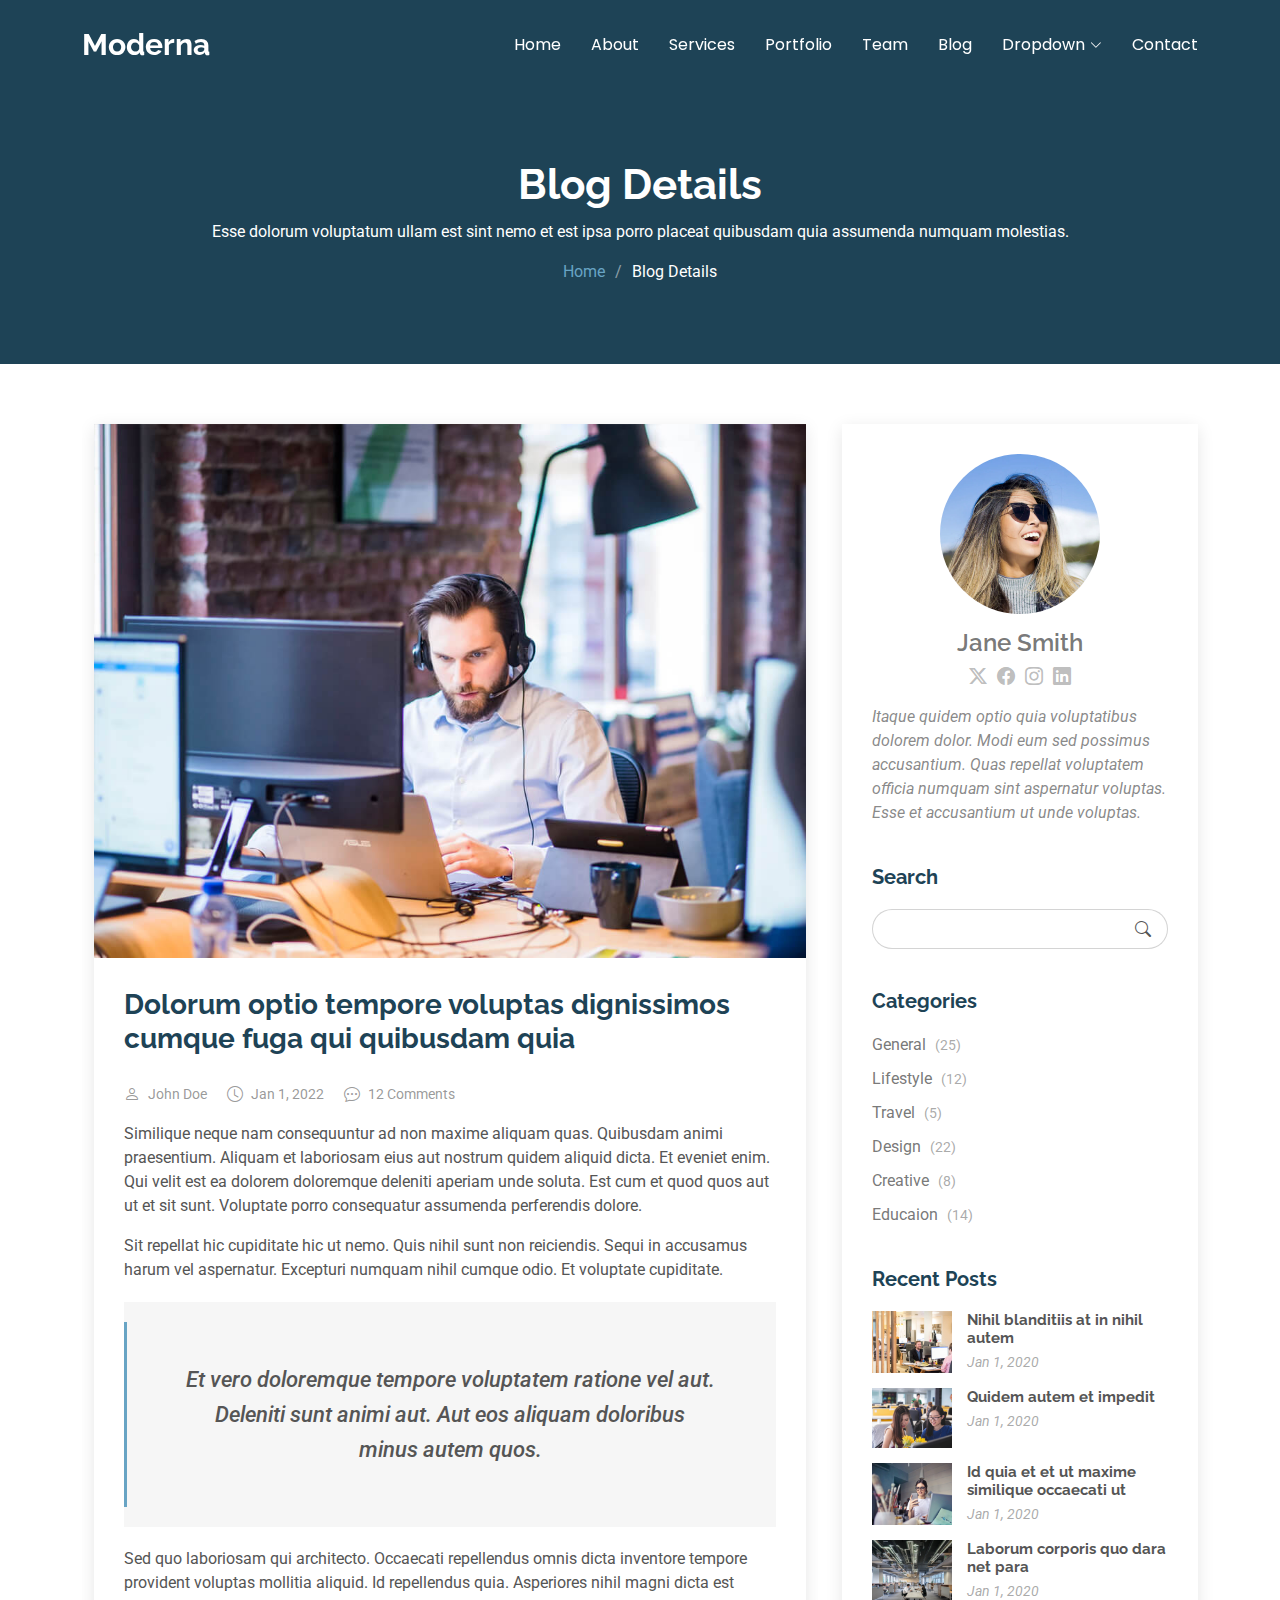
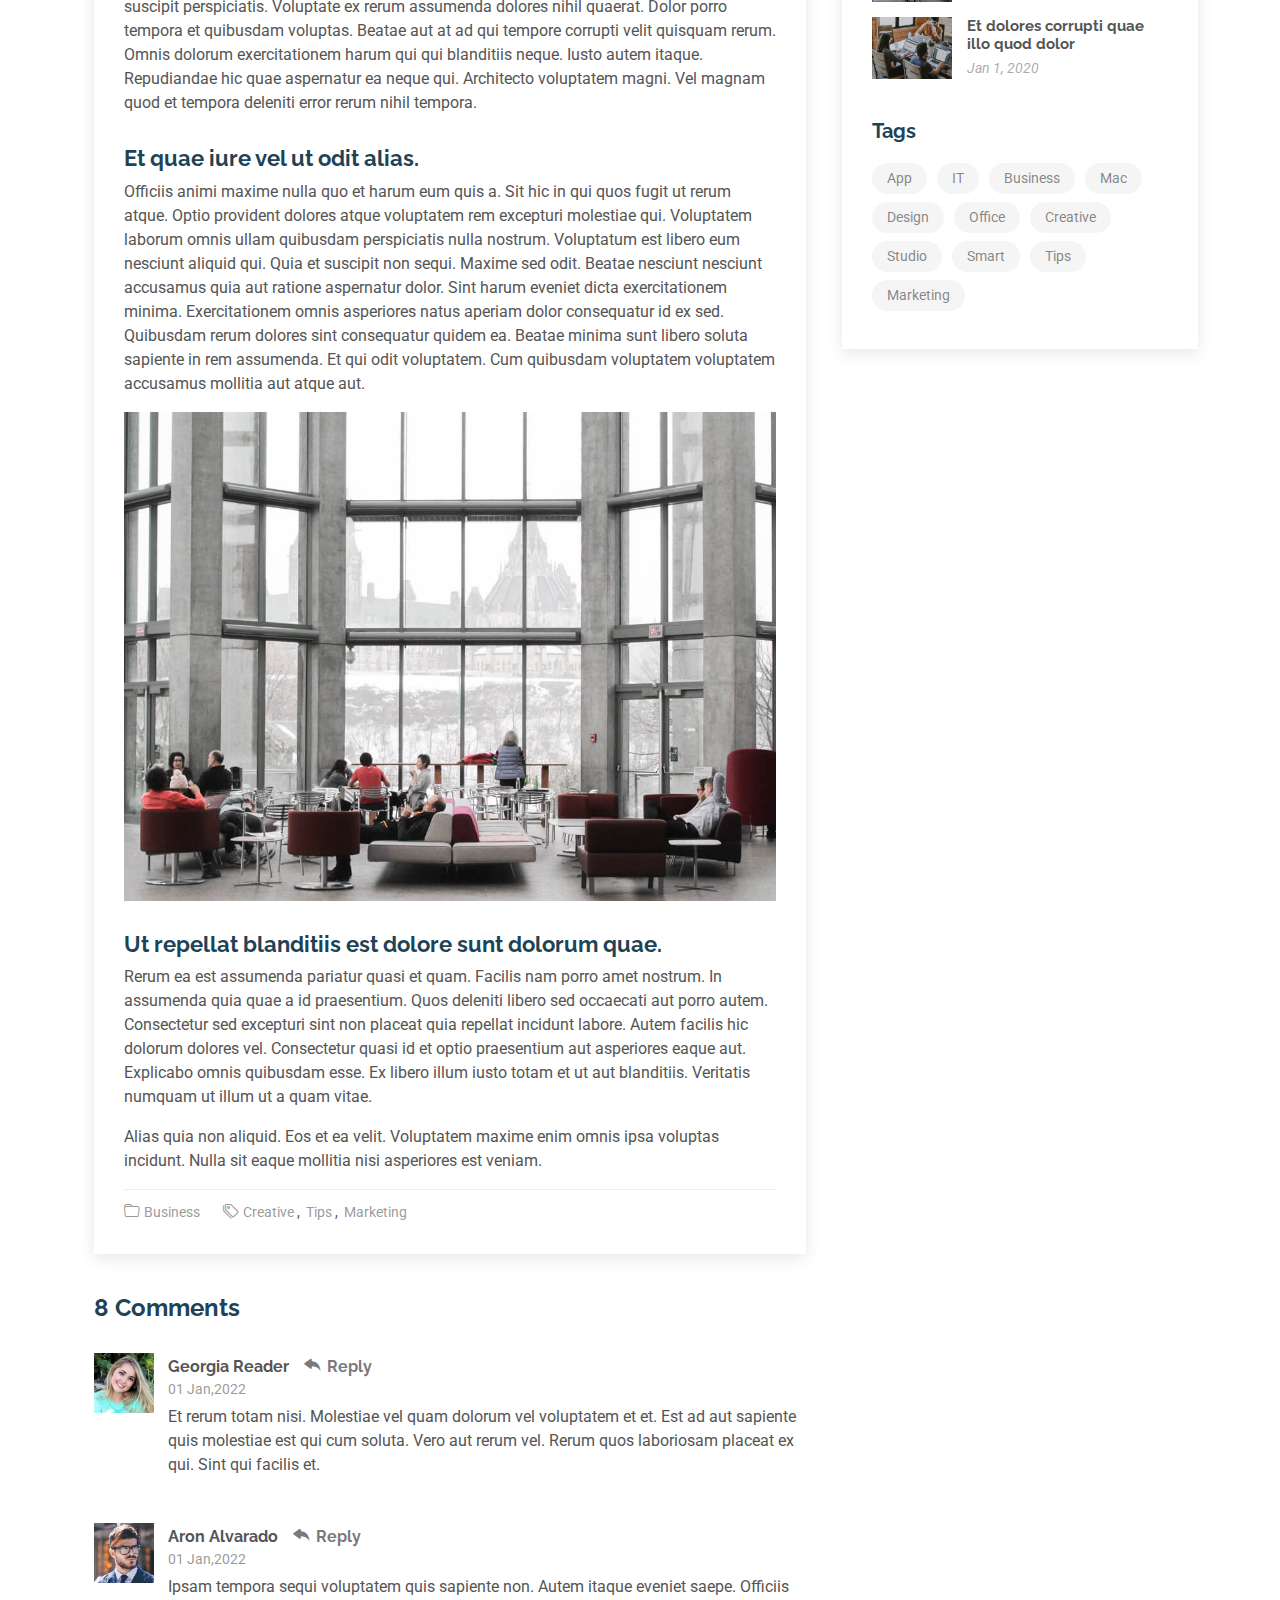
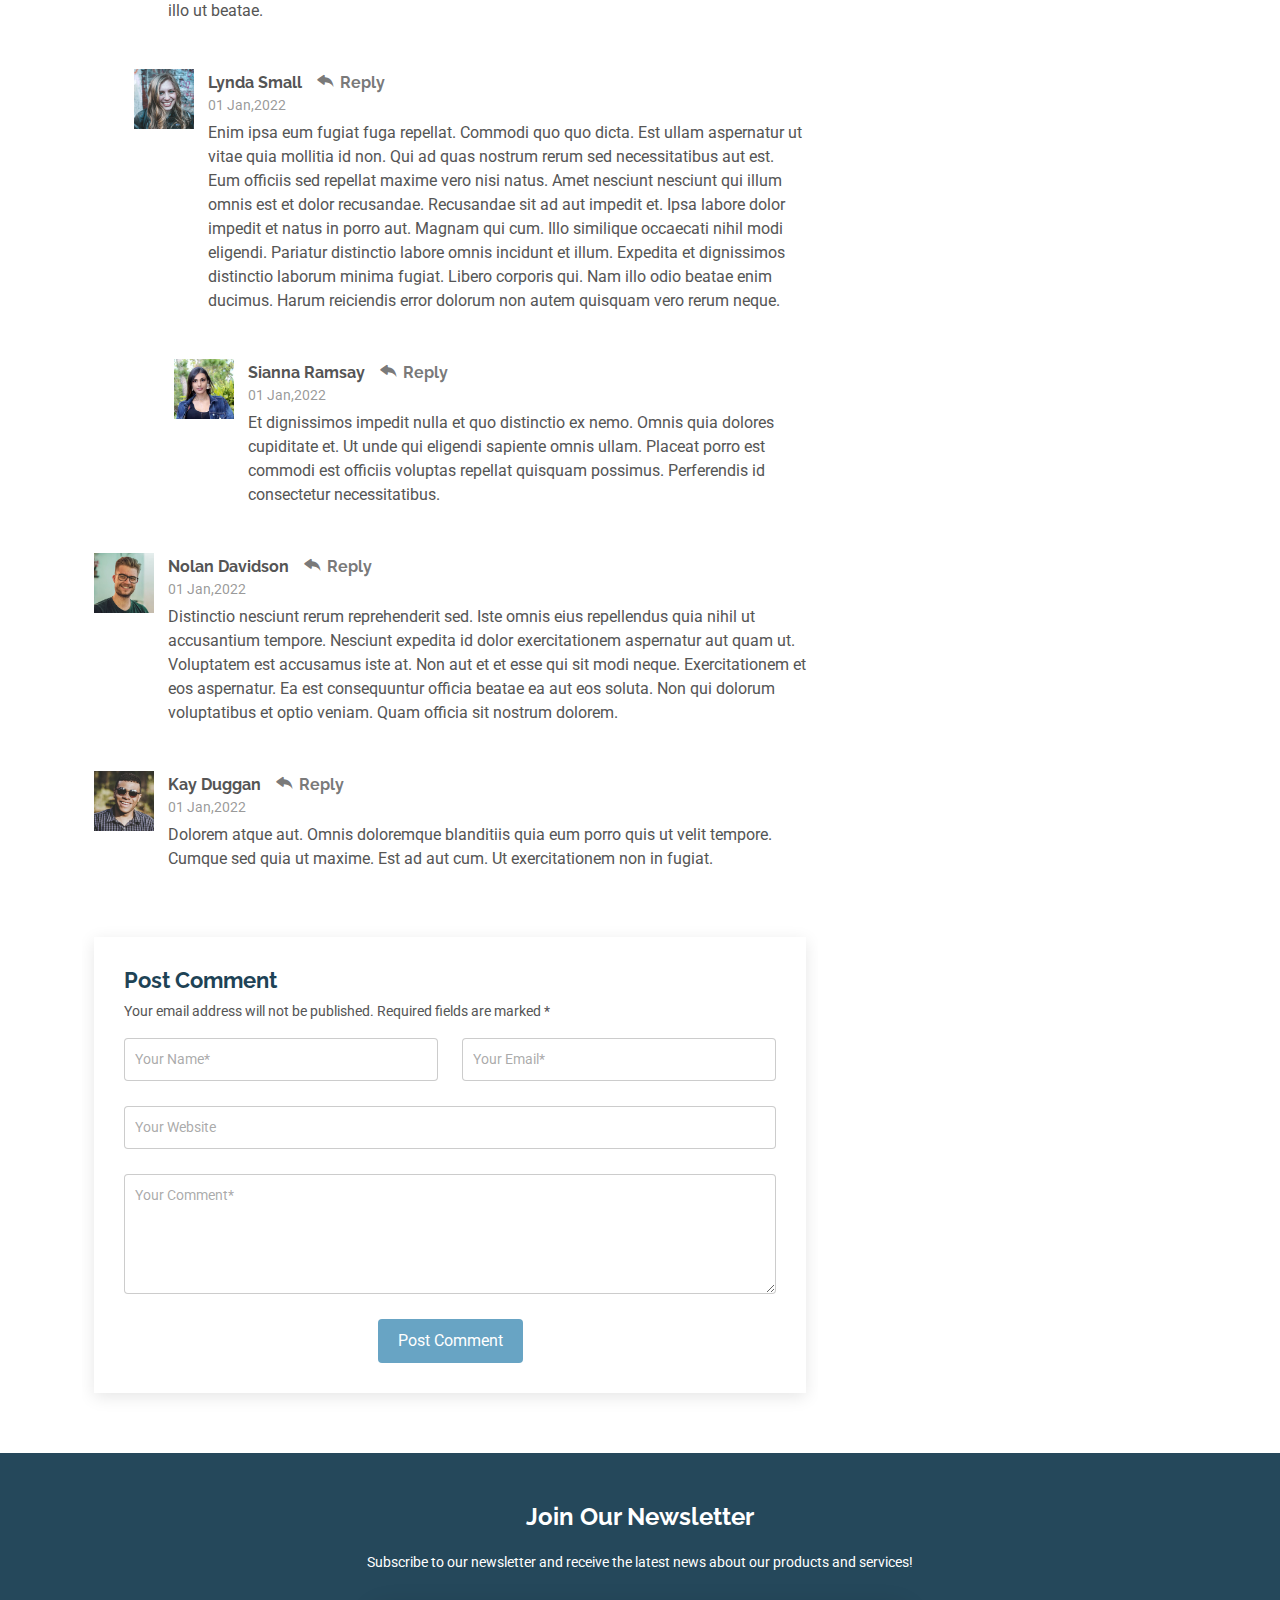
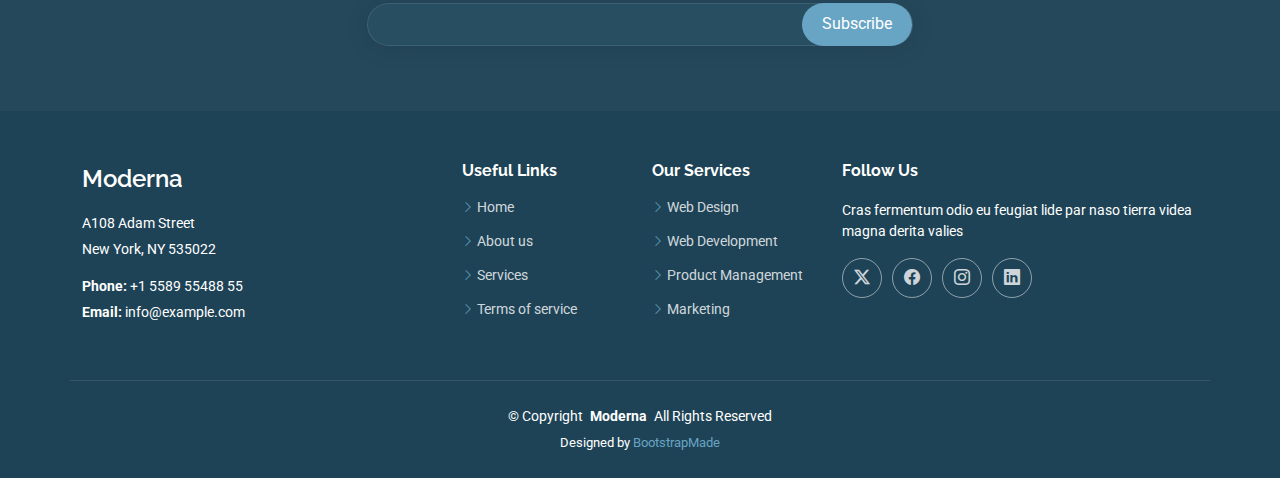
<file: blog-details.html>
<!DOCTYPE html>
<html lang="en">

<head>
  <meta charset="utf-8">
  <meta content="width=device-width, initial-scale=1.0" name="viewport">
  <title>Blog Details - Moderna Bootstrap Template</title>
  <meta name="description" content="">
  <meta name="keywords" content="">

  <!-- Favicons -->
  <link href="assets/img/favicon.png" rel="icon">
  <link href="assets/img/apple-touch-icon.png" rel="apple-touch-icon">

  <!-- Fonts -->
  <link href="https://fonts.googleapis.com" rel="preconnect">
  <link href="https://fonts.gstatic.com" rel="preconnect" crossorigin>
  <link href="https://fonts.googleapis.com/css2?family=Roboto:ital,wght@0,100;0,300;0,400;0,500;0,700;0,900;1,100;1,300;1,400;1,500;1,700;1,900&family=Poppins:ital,wght@0,100;0,200;0,300;0,400;0,500;0,600;0,700;0,800;0,900;1,100;1,200;1,300;1,400;1,500;1,600;1,700;1,800;1,900&family=Raleway:ital,wght@0,100;0,200;0,300;0,400;0,500;0,600;0,700;0,800;0,900;1,100;1,200;1,300;1,400;1,500;1,600;1,700;1,800;1,900&display=swap" rel="stylesheet">

  <!-- Vendor CSS Files -->
  <link href="assets/vendor/bootstrap/css/bootstrap.min.css" rel="stylesheet">
  <link href="assets/vendor/bootstrap-icons/bootstrap-icons.css" rel="stylesheet">
  <link href="assets/vendor/aos/aos.css" rel="stylesheet">
  <link href="assets/vendor/glightbox/css/glightbox.min.css" rel="stylesheet">
  <link href="assets/vendor/swiper/swiper-bundle.min.css" rel="stylesheet">

  <!-- Main CSS File -->
  <link href="assets/css/main.css" rel="stylesheet">

  <!-- =======================================================
  * Template Name: Moderna
  * Template URL: https://bootstrapmade.com/free-bootstrap-template-corporate-moderna/
  * Updated: Aug 07 2024 with Bootstrap v5.3.3
  * Author: BootstrapMade.com
  * License: https://bootstrapmade.com/license/
  ======================================================== -->
</head>

<body class="blog-details-page">

  <header id="header" class="header d-flex align-items-center fixed-top">
    <div class="container-fluid container-xl position-relative d-flex align-items-center justify-content-between">

      <a href="index.html" class="logo d-flex align-items-center">
        <!-- Uncomment the line below if you also wish to use an image logo -->
        <!-- <img src="assets/img/logo.png" alt=""> -->
        <h1 class="sitename">Moderna</h1>
      </a>

      <nav id="navmenu" class="navmenu">
        <ul>
          <li><a href="index.html">Home</a></li>
          <li><a href="about.html">About</a></li>
          <li><a href="services.html">Services</a></li>
          <li><a href="portfolio.html">Portfolio</a></li>
          <li><a href="team.html">Team</a></li>
          <li><a href="blog.html">Blog</a></li>
          <li class="dropdown"><a href="#"><span>Dropdown</span> <i class="bi bi-chevron-down toggle-dropdown"></i></a>
            <ul>
              <li><a href="#">Dropdown 1</a></li>
              <li class="dropdown"><a href="#"><span>Deep Dropdown</span> <i class="bi bi-chevron-down toggle-dropdown"></i></a>
                <ul>
                  <li><a href="#">Deep Dropdown 1</a></li>
                  <li><a href="#">Deep Dropdown 2</a></li>
                  <li><a href="#">Deep Dropdown 3</a></li>
                  <li><a href="#">Deep Dropdown 4</a></li>
                  <li><a href="#">Deep Dropdown 5</a></li>
                </ul>
              </li>
              <li><a href="#">Dropdown 2</a></li>
              <li><a href="#">Dropdown 3</a></li>
              <li><a href="#">Dropdown 4</a></li>
            </ul>
          </li>
          <li><a href="contact.html">Contact</a></li>
        </ul>
        <i class="mobile-nav-toggle d-xl-none bi bi-list"></i>
      </nav>

    </div>
  </header>

  <main class="main">

    <!-- Page Title -->
    <div class="page-title dark-background">
      <div class="container position-relative">
        <h1>Blog Details</h1>
        <p>Esse dolorum voluptatum ullam est sint nemo et est ipsa porro placeat quibusdam quia assumenda numquam molestias.</p>
        <nav class="breadcrumbs">
          <ol>
            <li><a href="index.html">Home</a></li>
            <li class="current">Blog Details</li>
          </ol>
        </nav>
      </div>
    </div><!-- End Page Title -->

    <div class="container">
      <div class="row">

        <div class="col-lg-8">

          <!-- Blog Details Section -->
          <section id="blog-details" class="blog-details section">
            <div class="container">

              <article class="article">

                <div class="post-img">
                  <img src="assets/img/blog/blog-1.jpg" alt="" class="img-fluid">
                </div>

                <h2 class="title">Dolorum optio tempore voluptas dignissimos cumque fuga qui quibusdam quia</h2>

                <div class="meta-top">
                  <ul>
                    <li class="d-flex align-items-center"><i class="bi bi-person"></i> <a href="blog-details.html">John Doe</a></li>
                    <li class="d-flex align-items-center"><i class="bi bi-clock"></i> <a href="blog-details.html"><time datetime="2020-01-01">Jan 1, 2022</time></a></li>
                    <li class="d-flex align-items-center"><i class="bi bi-chat-dots"></i> <a href="blog-details.html">12 Comments</a></li>
                  </ul>
                </div><!-- End meta top -->

                <div class="content">
                  <p>
                    Similique neque nam consequuntur ad non maxime aliquam quas. Quibusdam animi praesentium. Aliquam et laboriosam eius aut nostrum quidem aliquid dicta.
                    Et eveniet enim. Qui velit est ea dolorem doloremque deleniti aperiam unde soluta. Est cum et quod quos aut ut et sit sunt. Voluptate porro consequatur assumenda perferendis dolore.
                  </p>

                  <p>
                    Sit repellat hic cupiditate hic ut nemo. Quis nihil sunt non reiciendis. Sequi in accusamus harum vel aspernatur. Excepturi numquam nihil cumque odio. Et voluptate cupiditate.
                  </p>

                  <blockquote>
                    <p>
                      Et vero doloremque tempore voluptatem ratione vel aut. Deleniti sunt animi aut. Aut eos aliquam doloribus minus autem quos.
                    </p>
                  </blockquote>

                  <p>
                    Sed quo laboriosam qui architecto. Occaecati repellendus omnis dicta inventore tempore provident voluptas mollitia aliquid. Id repellendus quia. Asperiores nihil magni dicta est suscipit perspiciatis. Voluptate ex rerum assumenda dolores nihil quaerat.
                    Dolor porro tempora et quibusdam voluptas. Beatae aut at ad qui tempore corrupti velit quisquam rerum. Omnis dolorum exercitationem harum qui qui blanditiis neque.
                    Iusto autem itaque. Repudiandae hic quae aspernatur ea neque qui. Architecto voluptatem magni. Vel magnam quod et tempora deleniti error rerum nihil tempora.
                  </p>

                  <h3>Et quae iure vel ut odit alias.</h3>
                  <p>
                    Officiis animi maxime nulla quo et harum eum quis a. Sit hic in qui quos fugit ut rerum atque. Optio provident dolores atque voluptatem rem excepturi molestiae qui. Voluptatem laborum omnis ullam quibusdam perspiciatis nulla nostrum. Voluptatum est libero eum nesciunt aliquid qui.
                    Quia et suscipit non sequi. Maxime sed odit. Beatae nesciunt nesciunt accusamus quia aut ratione aspernatur dolor. Sint harum eveniet dicta exercitationem minima. Exercitationem omnis asperiores natus aperiam dolor consequatur id ex sed. Quibusdam rerum dolores sint consequatur quidem ea.
                    Beatae minima sunt libero soluta sapiente in rem assumenda. Et qui odit voluptatem. Cum quibusdam voluptatem voluptatem accusamus mollitia aut atque aut.
                  </p>
                  <img src="assets/img/blog/blog-inside-post.jpg" class="img-fluid" alt="">

                  <h3>Ut repellat blanditiis est dolore sunt dolorum quae.</h3>
                  <p>
                    Rerum ea est assumenda pariatur quasi et quam. Facilis nam porro amet nostrum. In assumenda quia quae a id praesentium. Quos deleniti libero sed occaecati aut porro autem. Consectetur sed excepturi sint non placeat quia repellat incidunt labore. Autem facilis hic dolorum dolores vel.
                    Consectetur quasi id et optio praesentium aut asperiores eaque aut. Explicabo omnis quibusdam esse. Ex libero illum iusto totam et ut aut blanditiis. Veritatis numquam ut illum ut a quam vitae.
                  </p>
                  <p>
                    Alias quia non aliquid. Eos et ea velit. Voluptatem maxime enim omnis ipsa voluptas incidunt. Nulla sit eaque mollitia nisi asperiores est veniam.
                  </p>

                </div><!-- End post content -->

                <div class="meta-bottom">
                  <i class="bi bi-folder"></i>
                  <ul class="cats">
                    <li><a href="#">Business</a></li>
                  </ul>

                  <i class="bi bi-tags"></i>
                  <ul class="tags">
                    <li><a href="#">Creative</a></li>
                    <li><a href="#">Tips</a></li>
                    <li><a href="#">Marketing</a></li>
                  </ul>
                </div><!-- End meta bottom -->

              </article>

            </div>
          </section><!-- /Blog Details Section -->

          <!-- Blog Comments Section -->
          <section id="blog-comments" class="blog-comments section">

            <div class="container">

              <h4 class="comments-count">8 Comments</h4>

              <div id="comment-1" class="comment">
                <div class="d-flex">
                  <div class="comment-img"><img src="assets/img/blog/comments-1.jpg" alt=""></div>
                  <div>
                    <h5><a href="">Georgia Reader</a> <a href="#" class="reply"><i class="bi bi-reply-fill"></i> Reply</a></h5>
                    <time datetime="2020-01-01">01 Jan,2022</time>
                    <p>
                      Et rerum totam nisi. Molestiae vel quam dolorum vel voluptatem et et. Est ad aut sapiente quis molestiae est qui cum soluta.
                      Vero aut rerum vel. Rerum quos laboriosam placeat ex qui. Sint qui facilis et.
                    </p>
                  </div>
                </div>
              </div><!-- End comment #1 -->

              <div id="comment-2" class="comment">
                <div class="d-flex">
                  <div class="comment-img"><img src="assets/img/blog/comments-2.jpg" alt=""></div>
                  <div>
                    <h5><a href="">Aron Alvarado</a> <a href="#" class="reply"><i class="bi bi-reply-fill"></i> Reply</a></h5>
                    <time datetime="2020-01-01">01 Jan,2022</time>
                    <p>
                      Ipsam tempora sequi voluptatem quis sapiente non. Autem itaque eveniet saepe. Officiis illo ut beatae.
                    </p>
                  </div>
                </div>

                <div id="comment-reply-1" class="comment comment-reply">
                  <div class="d-flex">
                    <div class="comment-img"><img src="assets/img/blog/comments-3.jpg" alt=""></div>
                    <div>
                      <h5><a href="">Lynda Small</a> <a href="#" class="reply"><i class="bi bi-reply-fill"></i> Reply</a></h5>
                      <time datetime="2020-01-01">01 Jan,2022</time>
                      <p>
                        Enim ipsa eum fugiat fuga repellat. Commodi quo quo dicta. Est ullam aspernatur ut vitae quia mollitia id non. Qui ad quas nostrum rerum sed necessitatibus aut est. Eum officiis sed repellat maxime vero nisi natus. Amet nesciunt nesciunt qui illum omnis est et dolor recusandae.

                        Recusandae sit ad aut impedit et. Ipsa labore dolor impedit et natus in porro aut. Magnam qui cum. Illo similique occaecati nihil modi eligendi. Pariatur distinctio labore omnis incidunt et illum. Expedita et dignissimos distinctio laborum minima fugiat.

                        Libero corporis qui. Nam illo odio beatae enim ducimus. Harum reiciendis error dolorum non autem quisquam vero rerum neque.
                      </p>
                    </div>
                  </div>

                  <div id="comment-reply-2" class="comment comment-reply">
                    <div class="d-flex">
                      <div class="comment-img"><img src="assets/img/blog/comments-4.jpg" alt=""></div>
                      <div>
                        <h5><a href="">Sianna Ramsay</a> <a href="#" class="reply"><i class="bi bi-reply-fill"></i> Reply</a></h5>
                        <time datetime="2020-01-01">01 Jan,2022</time>
                        <p>
                          Et dignissimos impedit nulla et quo distinctio ex nemo. Omnis quia dolores cupiditate et. Ut unde qui eligendi sapiente omnis ullam. Placeat porro est commodi est officiis voluptas repellat quisquam possimus. Perferendis id consectetur necessitatibus.
                        </p>
                      </div>
                    </div>

                  </div><!-- End comment reply #2-->

                </div><!-- End comment reply #1-->

              </div><!-- End comment #2-->

              <div id="comment-3" class="comment">
                <div class="d-flex">
                  <div class="comment-img"><img src="assets/img/blog/comments-5.jpg" alt=""></div>
                  <div>
                    <h5><a href="">Nolan Davidson</a> <a href="#" class="reply"><i class="bi bi-reply-fill"></i> Reply</a></h5>
                    <time datetime="2020-01-01">01 Jan,2022</time>
                    <p>
                      Distinctio nesciunt rerum reprehenderit sed. Iste omnis eius repellendus quia nihil ut accusantium tempore. Nesciunt expedita id dolor exercitationem aspernatur aut quam ut. Voluptatem est accusamus iste at.
                      Non aut et et esse qui sit modi neque. Exercitationem et eos aspernatur. Ea est consequuntur officia beatae ea aut eos soluta. Non qui dolorum voluptatibus et optio veniam. Quam officia sit nostrum dolorem.
                    </p>
                  </div>
                </div>

              </div><!-- End comment #3 -->

              <div id="comment-4" class="comment">
                <div class="d-flex">
                  <div class="comment-img"><img src="assets/img/blog/comments-6.jpg" alt=""></div>
                  <div>
                    <h5><a href="">Kay Duggan</a> <a href="#" class="reply"><i class="bi bi-reply-fill"></i> Reply</a></h5>
                    <time datetime="2020-01-01">01 Jan,2022</time>
                    <p>
                      Dolorem atque aut. Omnis doloremque blanditiis quia eum porro quis ut velit tempore. Cumque sed quia ut maxime. Est ad aut cum. Ut exercitationem non in fugiat.
                    </p>
                  </div>
                </div>

              </div><!-- End comment #4 -->

            </div>

          </section><!-- /Blog Comments Section -->

          <!-- Comment Form Section -->
          <section id="comment-form" class="comment-form section">
            <div class="container">

              <form action="">

                <h4>Post Comment</h4>
                <p>Your email address will not be published. Required fields are marked * </p>
                <div class="row">
                  <div class="col-md-6 form-group">
                    <input name="name" type="text" class="form-control" placeholder="Your Name*">
                  </div>
                  <div class="col-md-6 form-group">
                    <input name="email" type="text" class="form-control" placeholder="Your Email*">
                  </div>
                </div>
                <div class="row">
                  <div class="col form-group">
                    <input name="website" type="text" class="form-control" placeholder="Your Website">
                  </div>
                </div>
                <div class="row">
                  <div class="col form-group">
                    <textarea name="comment" class="form-control" placeholder="Your Comment*"></textarea>
                  </div>
                </div>

                <div class="text-center">
                  <button type="submit" class="btn btn-primary">Post Comment</button>
                </div>

              </form>

            </div>
          </section><!-- /Comment Form Section -->

        </div>

        <div class="col-lg-4 sidebar">

          <div class="widgets-container">

            <!-- Blog Author Widget -->
            <div class="blog-author-widget widget-item">

              <div class="d-flex flex-column align-items-center">
                <img src="assets/img/blog/blog-author.jpg" class="rounded-circle flex-shrink-0" alt="">
                <h4>Jane Smith</h4>
                <div class="social-links">
                  <a href="https://x.com/#"><i class="bi bi-twitter-x"></i></a>
                  <a href="https://facebook.com/#"><i class="bi bi-facebook"></i></a>
                  <a href="https://instagram.com/#"><i class="biu bi-instagram"></i></a>
                  <a href="https://instagram.com/#"><i class="biu bi-linkedin"></i></a>
                </div>

                <p>
                  Itaque quidem optio quia voluptatibus dolorem dolor. Modi eum sed possimus accusantium. Quas repellat voluptatem officia numquam sint aspernatur voluptas. Esse et accusantium ut unde voluptas.
                </p>

              </div>
            </div><!--/Blog Author Widget -->

            <!-- Search Widget -->
            <div class="search-widget widget-item">

              <h3 class="widget-title">Search</h3>
              <form action="">
                <input type="text">
                <button type="submit" title="Search"><i class="bi bi-search"></i></button>
              </form>

            </div><!--/Search Widget -->

            <!-- Categories Widget -->
            <div class="categories-widget widget-item">

              <h3 class="widget-title">Categories</h3>
              <ul class="mt-3">
                <li><a href="#">General <span>(25)</span></a></li>
                <li><a href="#">Lifestyle <span>(12)</span></a></li>
                <li><a href="#">Travel <span>(5)</span></a></li>
                <li><a href="#">Design <span>(22)</span></a></li>
                <li><a href="#">Creative <span>(8)</span></a></li>
                <li><a href="#">Educaion <span>(14)</span></a></li>
              </ul>

            </div><!--/Categories Widget -->

            <!-- Recent Posts Widget -->
            <div class="recent-posts-widget widget-item">

              <h3 class="widget-title">Recent Posts</h3>

              <div class="post-item">
                <img src="assets/img/blog/blog-recent-1.jpg" alt="" class="flex-shrink-0">
                <div>
                  <h4><a href="blog-details.html">Nihil blanditiis at in nihil autem</a></h4>
                  <time datetime="2020-01-01">Jan 1, 2020</time>
                </div>
              </div><!-- End recent post item-->

              <div class="post-item">
                <img src="assets/img/blog/blog-recent-2.jpg" alt="" class="flex-shrink-0">
                <div>
                  <h4><a href="blog-details.html">Quidem autem et impedit</a></h4>
                  <time datetime="2020-01-01">Jan 1, 2020</time>
                </div>
              </div><!-- End recent post item-->

              <div class="post-item">
                <img src="assets/img/blog/blog-recent-3.jpg" alt="" class="flex-shrink-0">
                <div>
                  <h4><a href="blog-details.html">Id quia et et ut maxime similique occaecati ut</a></h4>
                  <time datetime="2020-01-01">Jan 1, 2020</time>
                </div>
              </div><!-- End recent post item-->

              <div class="post-item">
                <img src="assets/img/blog/blog-recent-4.jpg" alt="" class="flex-shrink-0">
                <div>
                  <h4><a href="blog-details.html">Laborum corporis quo dara net para</a></h4>
                  <time datetime="2020-01-01">Jan 1, 2020</time>
                </div>
              </div><!-- End recent post item-->

              <div class="post-item">
                <img src="assets/img/blog/blog-recent-5.jpg" alt="" class="flex-shrink-0">
                <div>
                  <h4><a href="blog-details.html">Et dolores corrupti quae illo quod dolor</a></h4>
                  <time datetime="2020-01-01">Jan 1, 2020</time>
                </div>
              </div><!-- End recent post item-->

            </div><!--/Recent Posts Widget -->

            <!-- Tags Widget -->
            <div class="tags-widget widget-item">

              <h3 class="widget-title">Tags</h3>
              <ul>
                <li><a href="#">App</a></li>
                <li><a href="#">IT</a></li>
                <li><a href="#">Business</a></li>
                <li><a href="#">Mac</a></li>
                <li><a href="#">Design</a></li>
                <li><a href="#">Office</a></li>
                <li><a href="#">Creative</a></li>
                <li><a href="#">Studio</a></li>
                <li><a href="#">Smart</a></li>
                <li><a href="#">Tips</a></li>
                <li><a href="#">Marketing</a></li>
              </ul>

            </div><!--/Tags Widget -->

          </div>

        </div>

      </div>
    </div>

  </main>

  <footer id="footer" class="footer dark-background">

    <div class="footer-newsletter">
      <div class="container">
        <div class="row justify-content-center text-center">
          <div class="col-lg-6">
            <h4>Join Our Newsletter</h4>
            <p>Subscribe to our newsletter and receive the latest news about our products and services!</p>
            <form action="forms/newsletter.php" method="post" class="php-email-form">
              <div class="newsletter-form"><input type="email" name="email"><input type="submit" value="Subscribe"></div>
              <div class="loading">Loading</div>
              <div class="error-message"></div>
              <div class="sent-message">Your subscription request has been sent. Thank you!</div>
            </form>
          </div>
        </div>
      </div>
    </div>

    <div class="container footer-top">
      <div class="row gy-4">
        <div class="col-lg-4 col-md-6 footer-about">
          <a href="index.html" class="d-flex align-items-center">
            <span class="sitename">Moderna</span>
          </a>
          <div class="footer-contact pt-3">
            <p>A108 Adam Street</p>
            <p>New York, NY 535022</p>
            <p class="mt-3"><strong>Phone:</strong> <span>+1 5589 55488 55</span></p>
            <p><strong>Email:</strong> <span>info@example.com</span></p>
          </div>
        </div>

        <div class="col-lg-2 col-md-3 footer-links">
          <h4>Useful Links</h4>
          <ul>
            <li><i class="bi bi-chevron-right"></i> <a href="#">Home</a></li>
            <li><i class="bi bi-chevron-right"></i> <a href="#">About us</a></li>
            <li><i class="bi bi-chevron-right"></i> <a href="#">Services</a></li>
            <li><i class="bi bi-chevron-right"></i> <a href="#">Terms of service</a></li>
          </ul>
        </div>

        <div class="col-lg-2 col-md-3 footer-links">
          <h4>Our Services</h4>
          <ul>
            <li><i class="bi bi-chevron-right"></i> <a href="#">Web Design</a></li>
            <li><i class="bi bi-chevron-right"></i> <a href="#">Web Development</a></li>
            <li><i class="bi bi-chevron-right"></i> <a href="#">Product Management</a></li>
            <li><i class="bi bi-chevron-right"></i> <a href="#">Marketing</a></li>
          </ul>
        </div>

        <div class="col-lg-4 col-md-12">
          <h4>Follow Us</h4>
          <p>Cras fermentum odio eu feugiat lide par naso tierra videa magna derita valies</p>
          <div class="social-links d-flex">
            <a href=""><i class="bi bi-twitter-x"></i></a>
            <a href=""><i class="bi bi-facebook"></i></a>
            <a href=""><i class="bi bi-instagram"></i></a>
            <a href=""><i class="bi bi-linkedin"></i></a>
          </div>
        </div>

      </div>
    </div>

    <div class="container copyright text-center mt-4">
      <p>© <span>Copyright</span> <strong class="px-1 sitename">Moderna</strong> <span>All Rights Reserved</span></p>
      <div class="credits">
        <!-- All the links in the footer should remain intact. -->
        <!-- You can delete the links only if you've purchased the pro version. -->
        <!-- Licensing information: https://bootstrapmade.com/license/ -->
        <!-- Purchase the pro version with working PHP/AJAX contact form: [buy-url] -->
        Designed by <a href="https://bootstrapmade.com/">BootstrapMade</a>
      </div>
    </div>

  </footer>

  <!-- Scroll Top -->
  <a href="#" id="scroll-top" class="scroll-top d-flex align-items-center justify-content-center"><i class="bi bi-arrow-up-short"></i></a>

  <!-- Preloader -->
  <div id="preloader"></div>

  <!-- Vendor JS Files -->
  <script src="assets/vendor/bootstrap/js/bootstrap.bundle.min.js"></script>
  <script src="assets/vendor/php-email-form/validate.js"></script>
  <script src="assets/vendor/aos/aos.js"></script>
  <script src="assets/vendor/glightbox/js/glightbox.min.js"></script>
  <script src="assets/vendor/purecounter/purecounter_vanilla.js"></script>
  <script src="assets/vendor/swiper/swiper-bundle.min.js"></script>
  <script src="assets/vendor/waypoints/noframework.waypoints.js"></script>
  <script src="assets/vendor/imagesloaded/imagesloaded.pkgd.min.js"></script>
  <script src="assets/vendor/isotope-layout/isotope.pkgd.min.js"></script>

  <!-- Main JS File -->
  <script src="assets/js/main.js"></script>

</body>

</html>
</file>
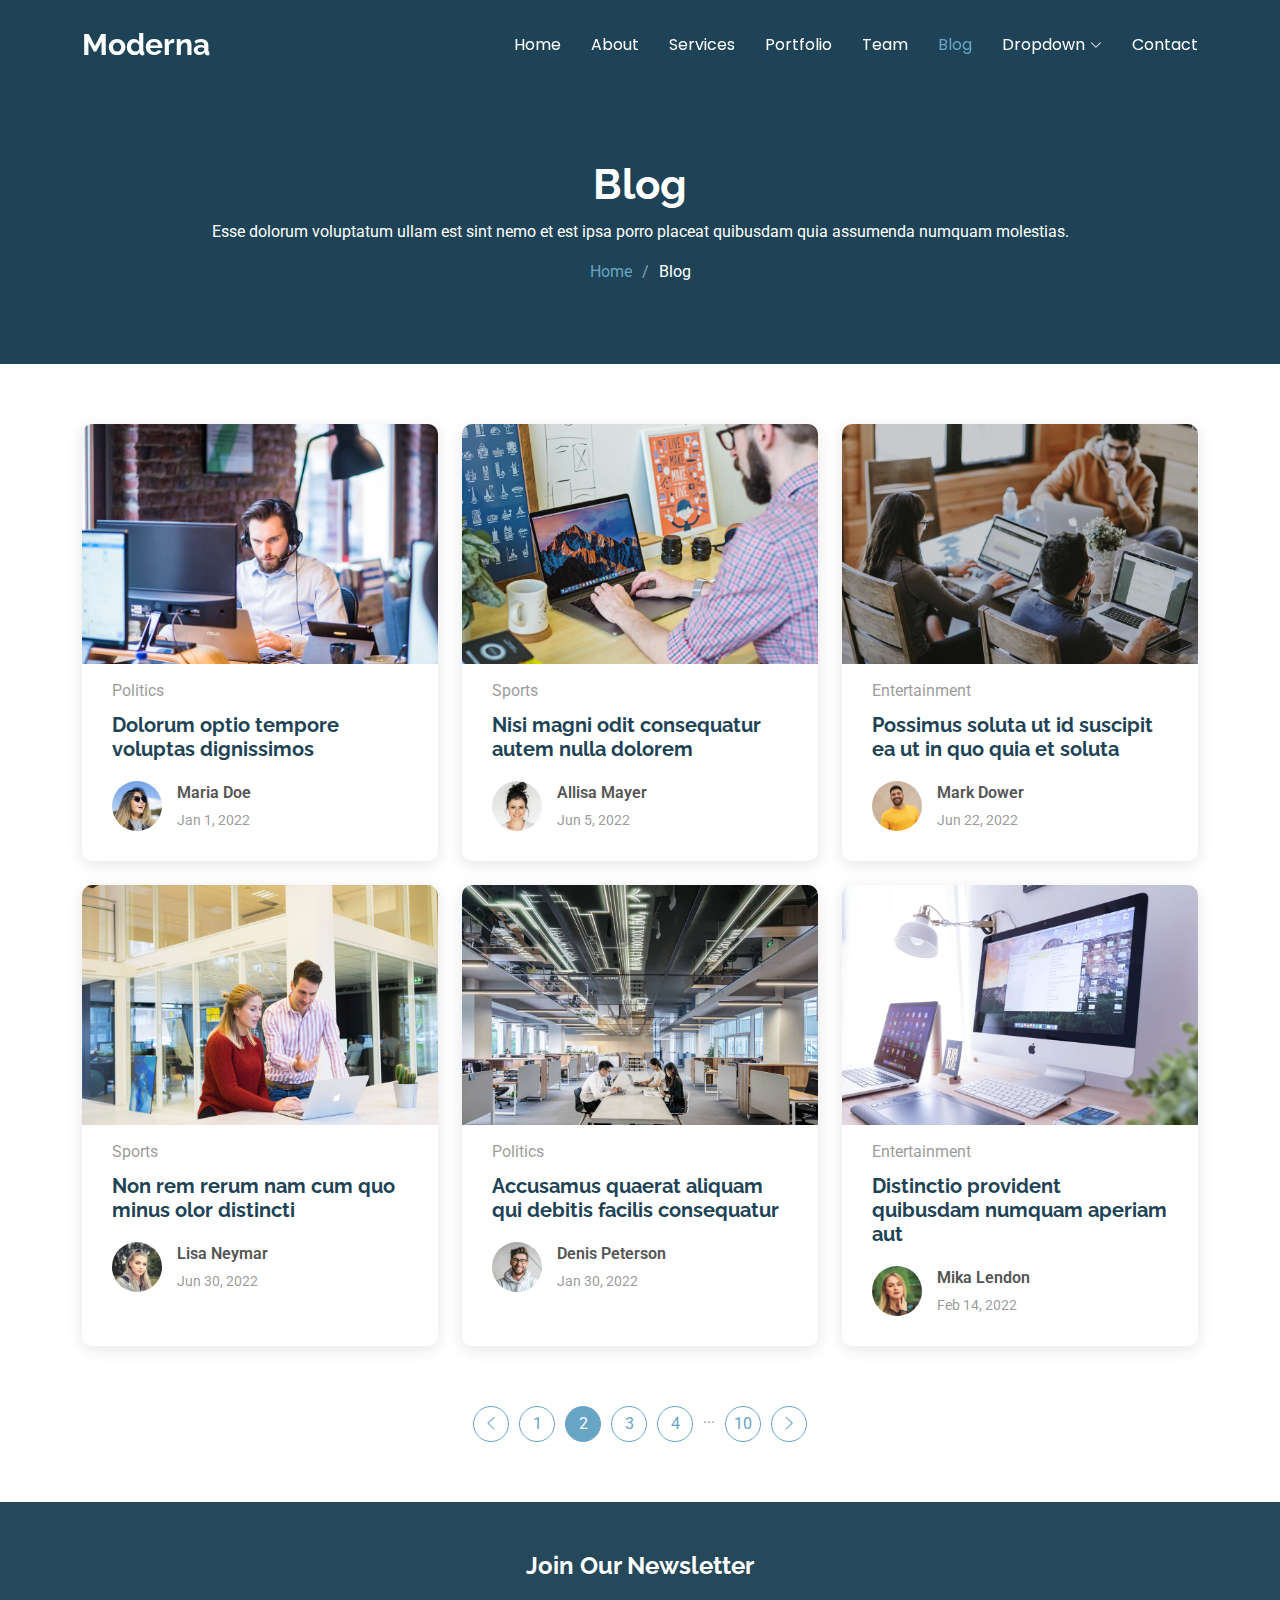
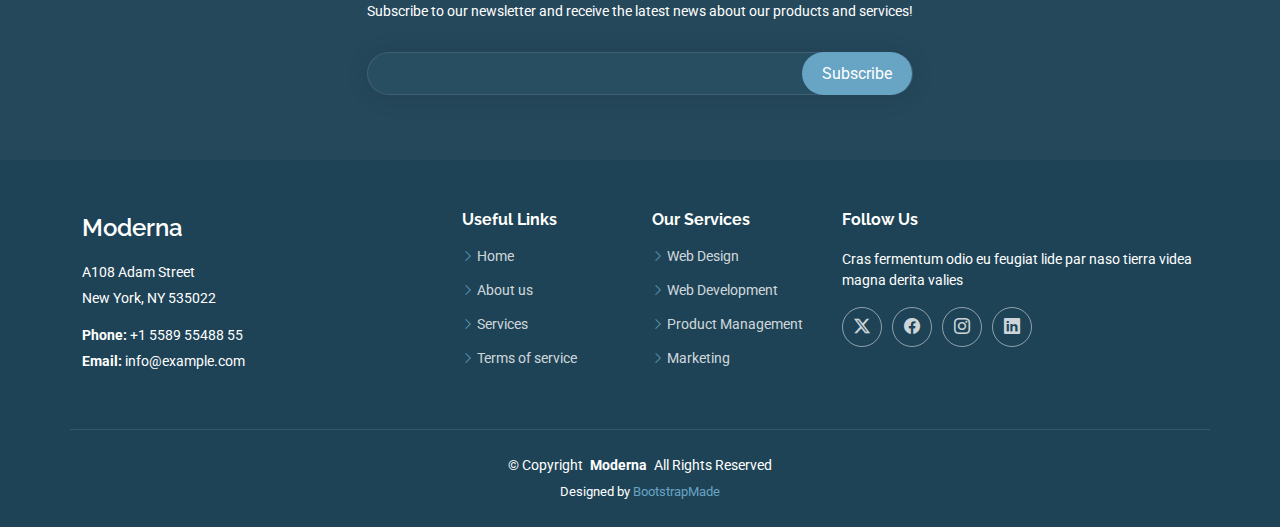
<file: blog.html>
<!DOCTYPE html>
<html lang="en">

<head>
  <meta charset="utf-8">
  <meta content="width=device-width, initial-scale=1.0" name="viewport">
  <title>Blog - Moderna Bootstrap Template</title>
  <meta name="description" content="">
  <meta name="keywords" content="">

  <!-- Favicons -->
  <link href="assets/img/favicon.png" rel="icon">
  <link href="assets/img/apple-touch-icon.png" rel="apple-touch-icon">

  <!-- Fonts -->
  <link href="https://fonts.googleapis.com" rel="preconnect">
  <link href="https://fonts.gstatic.com" rel="preconnect" crossorigin>
  <link href="https://fonts.googleapis.com/css2?family=Roboto:ital,wght@0,100;0,300;0,400;0,500;0,700;0,900;1,100;1,300;1,400;1,500;1,700;1,900&family=Poppins:ital,wght@0,100;0,200;0,300;0,400;0,500;0,600;0,700;0,800;0,900;1,100;1,200;1,300;1,400;1,500;1,600;1,700;1,800;1,900&family=Raleway:ital,wght@0,100;0,200;0,300;0,400;0,500;0,600;0,700;0,800;0,900;1,100;1,200;1,300;1,400;1,500;1,600;1,700;1,800;1,900&display=swap" rel="stylesheet">

  <!-- Vendor CSS Files -->
  <link href="assets/vendor/bootstrap/css/bootstrap.min.css" rel="stylesheet">
  <link href="assets/vendor/bootstrap-icons/bootstrap-icons.css" rel="stylesheet">
  <link href="assets/vendor/aos/aos.css" rel="stylesheet">
  <link href="assets/vendor/glightbox/css/glightbox.min.css" rel="stylesheet">
  <link href="assets/vendor/swiper/swiper-bundle.min.css" rel="stylesheet">

  <!-- Main CSS File -->
  <link href="assets/css/main.css" rel="stylesheet">

  <!-- =======================================================
  * Template Name: Moderna
  * Template URL: https://bootstrapmade.com/free-bootstrap-template-corporate-moderna/
  * Updated: Aug 07 2024 with Bootstrap v5.3.3
  * Author: BootstrapMade.com
  * License: https://bootstrapmade.com/license/
  ======================================================== -->
</head>

<body class="blog-page">

  <header id="header" class="header d-flex align-items-center fixed-top">
    <div class="container-fluid container-xl position-relative d-flex align-items-center justify-content-between">

      <a href="index.html" class="logo d-flex align-items-center">
        <!-- Uncomment the line below if you also wish to use an image logo -->
        <!-- <img src="assets/img/logo.png" alt=""> -->
        <h1 class="sitename">Moderna</h1>
      </a>

      <nav id="navmenu" class="navmenu">
        <ul>
          <li><a href="index.html">Home</a></li>
          <li><a href="about.html">About</a></li>
          <li><a href="services.html">Services</a></li>
          <li><a href="portfolio.html">Portfolio</a></li>
          <li><a href="team.html">Team</a></li>
          <li><a href="blog.html" class="active">Blog</a></li>
          <li class="dropdown"><a href="#"><span>Dropdown</span> <i class="bi bi-chevron-down toggle-dropdown"></i></a>
            <ul>
              <li><a href="#">Dropdown 1</a></li>
              <li class="dropdown"><a href="#"><span>Deep Dropdown</span> <i class="bi bi-chevron-down toggle-dropdown"></i></a>
                <ul>
                  <li><a href="#">Deep Dropdown 1</a></li>
                  <li><a href="#">Deep Dropdown 2</a></li>
                  <li><a href="#">Deep Dropdown 3</a></li>
                  <li><a href="#">Deep Dropdown 4</a></li>
                  <li><a href="#">Deep Dropdown 5</a></li>
                </ul>
              </li>
              <li><a href="#">Dropdown 2</a></li>
              <li><a href="#">Dropdown 3</a></li>
              <li><a href="#">Dropdown 4</a></li>
            </ul>
          </li>
          <li><a href="contact.html">Contact</a></li>
        </ul>
        <i class="mobile-nav-toggle d-xl-none bi bi-list"></i>
      </nav>

    </div>
  </header>

  <main class="main">

    <!-- Page Title -->
    <div class="page-title dark-background">
      <div class="container position-relative">
        <h1>Blog</h1>
        <p>Esse dolorum voluptatum ullam est sint nemo et est ipsa porro placeat quibusdam quia assumenda numquam molestias.</p>
        <nav class="breadcrumbs">
          <ol>
            <li><a href="index.html">Home</a></li>
            <li class="current">Blog</li>
          </ol>
        </nav>
      </div>
    </div><!-- End Page Title -->

    <!-- Blog Posts Section -->
    <section id="blog-posts" class="blog-posts section">

      <div class="container">
        <div class="row gy-4">

          <div class="col-lg-4">
            <article>

              <div class="post-img">
                <img src="assets/img/blog/blog-1.jpg" alt="" class="img-fluid">
              </div>

              <p class="post-category">Politics</p>

              <h2 class="title">
                <a href="blog-details.html">Dolorum optio tempore voluptas dignissimos</a>
              </h2>

              <div class="d-flex align-items-center">
                <img src="assets/img/blog/blog-author.jpg" alt="" class="img-fluid post-author-img flex-shrink-0">
                <div class="post-meta">
                  <p class="post-author">Maria Doe</p>
                  <p class="post-date">
                    <time datetime="2022-01-01">Jan 1, 2022</time>
                  </p>
                </div>
              </div>

            </article>
          </div><!-- End post list item -->

          <div class="col-lg-4">
            <article>

              <div class="post-img">
                <img src="assets/img/blog/blog-2.jpg" alt="" class="img-fluid">
              </div>

              <p class="post-category">Sports</p>

              <h2 class="title">
                <a href="blog-details.html">Nisi magni odit consequatur autem nulla dolorem</a>
              </h2>

              <div class="d-flex align-items-center">
                <img src="assets/img/blog/blog-author-2.jpg" alt="" class="img-fluid post-author-img flex-shrink-0">
                <div class="post-meta">
                  <p class="post-author">Allisa Mayer</p>
                  <p class="post-date">
                    <time datetime="2022-01-01">Jun 5, 2022</time>
                  </p>
                </div>
              </div>

            </article>
          </div><!-- End post list item -->

          <div class="col-lg-4">
            <article>

              <div class="post-img">
                <img src="assets/img/blog/blog-3.jpg" alt="" class="img-fluid">
              </div>

              <p class="post-category">Entertainment</p>

              <h2 class="title">
                <a href="blog-details.html">Possimus soluta ut id suscipit ea ut in quo quia et soluta</a>
              </h2>

              <div class="d-flex align-items-center">
                <img src="assets/img/blog/blog-author-3.jpg" alt="" class="img-fluid post-author-img flex-shrink-0">
                <div class="post-meta">
                  <p class="post-author">Mark Dower</p>
                  <p class="post-date">
                    <time datetime="2022-01-01">Jun 22, 2022</time>
                  </p>
                </div>
              </div>

            </article>
          </div><!-- End post list item -->

          <div class="col-lg-4">
            <article>

              <div class="post-img">
                <img src="assets/img/blog/blog-4.jpg" alt="" class="img-fluid">
              </div>

              <p class="post-category">Sports</p>

              <h2 class="title">
                <a href="blog-details.html">Non rem rerum nam cum quo minus olor distincti</a>
              </h2>

              <div class="d-flex align-items-center">
                <img src="assets/img/blog/blog-author-4.jpg" alt="" class="img-fluid post-author-img flex-shrink-0">
                <div class="post-meta">
                  <p class="post-author">Lisa Neymar</p>
                  <p class="post-date">
                    <time datetime="2022-01-01">Jun 30, 2022</time>
                  </p>
                </div>
              </div>

            </article>
          </div><!-- End post list item -->

          <div class="col-lg-4">
            <article>

              <div class="post-img">
                <img src="assets/img/blog/blog-5.jpg" alt="" class="img-fluid">
              </div>

              <p class="post-category">Politics</p>

              <h2 class="title">
                <a href="blog-details.html">Accusamus quaerat aliquam qui debitis facilis consequatur</a>
              </h2>

              <div class="d-flex align-items-center">
                <img src="assets/img/blog/blog-author-5.jpg" alt="" class="img-fluid post-author-img flex-shrink-0">
                <div class="post-meta">
                  <p class="post-author">Denis Peterson</p>
                  <p class="post-date">
                    <time datetime="2022-01-01">Jan 30, 2022</time>
                  </p>
                </div>
              </div>

            </article>
          </div><!-- End post list item -->

          <div class="col-lg-4">
            <article>

              <div class="post-img">
                <img src="assets/img/blog/blog-6.jpg" alt="" class="img-fluid">
              </div>

              <p class="post-category">Entertainment</p>

              <h2 class="title">
                <a href="blog-details.html">Distinctio provident quibusdam numquam aperiam aut</a>
              </h2>

              <div class="d-flex align-items-center">
                <img src="assets/img/blog/blog-author-6.jpg" alt="" class="img-fluid post-author-img flex-shrink-0">
                <div class="post-meta">
                  <p class="post-author">Mika Lendon</p>
                  <p class="post-date">
                    <time datetime="2022-01-01">Feb 14, 2022</time>
                  </p>
                </div>
              </div>

            </article>
          </div><!-- End post list item -->

        </div>
      </div>

    </section><!-- /Blog Posts Section -->

    <!-- Blog Pagination Section -->
    <section id="blog-pagination" class="blog-pagination section">

      <div class="container">
        <div class="d-flex justify-content-center">
          <ul>
            <li><a href="#"><i class="bi bi-chevron-left"></i></a></li>
            <li><a href="#">1</a></li>
            <li><a href="#" class="active">2</a></li>
            <li><a href="#">3</a></li>
            <li><a href="#">4</a></li>
            <li>...</li>
            <li><a href="#">10</a></li>
            <li><a href="#"><i class="bi bi-chevron-right"></i></a></li>
          </ul>
        </div>
      </div>

    </section><!-- /Blog Pagination Section -->

  </main>

  <footer id="footer" class="footer dark-background">

    <div class="footer-newsletter">
      <div class="container">
        <div class="row justify-content-center text-center">
          <div class="col-lg-6">
            <h4>Join Our Newsletter</h4>
            <p>Subscribe to our newsletter and receive the latest news about our products and services!</p>
            <form action="forms/newsletter.php" method="post" class="php-email-form">
              <div class="newsletter-form"><input type="email" name="email"><input type="submit" value="Subscribe"></div>
              <div class="loading">Loading</div>
              <div class="error-message"></div>
              <div class="sent-message">Your subscription request has been sent. Thank you!</div>
            </form>
          </div>
        </div>
      </div>
    </div>

    <div class="container footer-top">
      <div class="row gy-4">
        <div class="col-lg-4 col-md-6 footer-about">
          <a href="index.html" class="d-flex align-items-center">
            <span class="sitename">Moderna</span>
          </a>
          <div class="footer-contact pt-3">
            <p>A108 Adam Street</p>
            <p>New York, NY 535022</p>
            <p class="mt-3"><strong>Phone:</strong> <span>+1 5589 55488 55</span></p>
            <p><strong>Email:</strong> <span>info@example.com</span></p>
          </div>
        </div>

        <div class="col-lg-2 col-md-3 footer-links">
          <h4>Useful Links</h4>
          <ul>
            <li><i class="bi bi-chevron-right"></i> <a href="#">Home</a></li>
            <li><i class="bi bi-chevron-right"></i> <a href="#">About us</a></li>
            <li><i class="bi bi-chevron-right"></i> <a href="#">Services</a></li>
            <li><i class="bi bi-chevron-right"></i> <a href="#">Terms of service</a></li>
          </ul>
        </div>

        <div class="col-lg-2 col-md-3 footer-links">
          <h4>Our Services</h4>
          <ul>
            <li><i class="bi bi-chevron-right"></i> <a href="#">Web Design</a></li>
            <li><i class="bi bi-chevron-right"></i> <a href="#">Web Development</a></li>
            <li><i class="bi bi-chevron-right"></i> <a href="#">Product Management</a></li>
            <li><i class="bi bi-chevron-right"></i> <a href="#">Marketing</a></li>
          </ul>
        </div>

        <div class="col-lg-4 col-md-12">
          <h4>Follow Us</h4>
          <p>Cras fermentum odio eu feugiat lide par naso tierra videa magna derita valies</p>
          <div class="social-links d-flex">
            <a href=""><i class="bi bi-twitter-x"></i></a>
            <a href=""><i class="bi bi-facebook"></i></a>
            <a href=""><i class="bi bi-instagram"></i></a>
            <a href=""><i class="bi bi-linkedin"></i></a>
          </div>
        </div>

      </div>
    </div>

    <div class="container copyright text-center mt-4">
      <p>© <span>Copyright</span> <strong class="px-1 sitename">Moderna</strong> <span>All Rights Reserved</span></p>
      <div class="credits">
        <!-- All the links in the footer should remain intact. -->
        <!-- You can delete the links only if you've purchased the pro version. -->
        <!-- Licensing information: https://bootstrapmade.com/license/ -->
        <!-- Purchase the pro version with working PHP/AJAX contact form: [buy-url] -->
        Designed by <a href="https://bootstrapmade.com/">BootstrapMade</a>
      </div>
    </div>

  </footer>

  <!-- Scroll Top -->
  <a href="#" id="scroll-top" class="scroll-top d-flex align-items-center justify-content-center"><i class="bi bi-arrow-up-short"></i></a>

  <!-- Preloader -->
  <div id="preloader"></div>

  <!-- Vendor JS Files -->
  <script src="assets/vendor/bootstrap/js/bootstrap.bundle.min.js"></script>
  <script src="assets/vendor/php-email-form/validate.js"></script>
  <script src="assets/vendor/aos/aos.js"></script>
  <script src="assets/vendor/glightbox/js/glightbox.min.js"></script>
  <script src="assets/vendor/purecounter/purecounter_vanilla.js"></script>
  <script src="assets/vendor/swiper/swiper-bundle.min.js"></script>
  <script src="assets/vendor/waypoints/noframework.waypoints.js"></script>
  <script src="assets/vendor/imagesloaded/imagesloaded.pkgd.min.js"></script>
  <script src="assets/vendor/isotope-layout/isotope.pkgd.min.js"></script>

  <!-- Main JS File -->
  <script src="assets/js/main.js"></script>

</body>

</html>
</file>
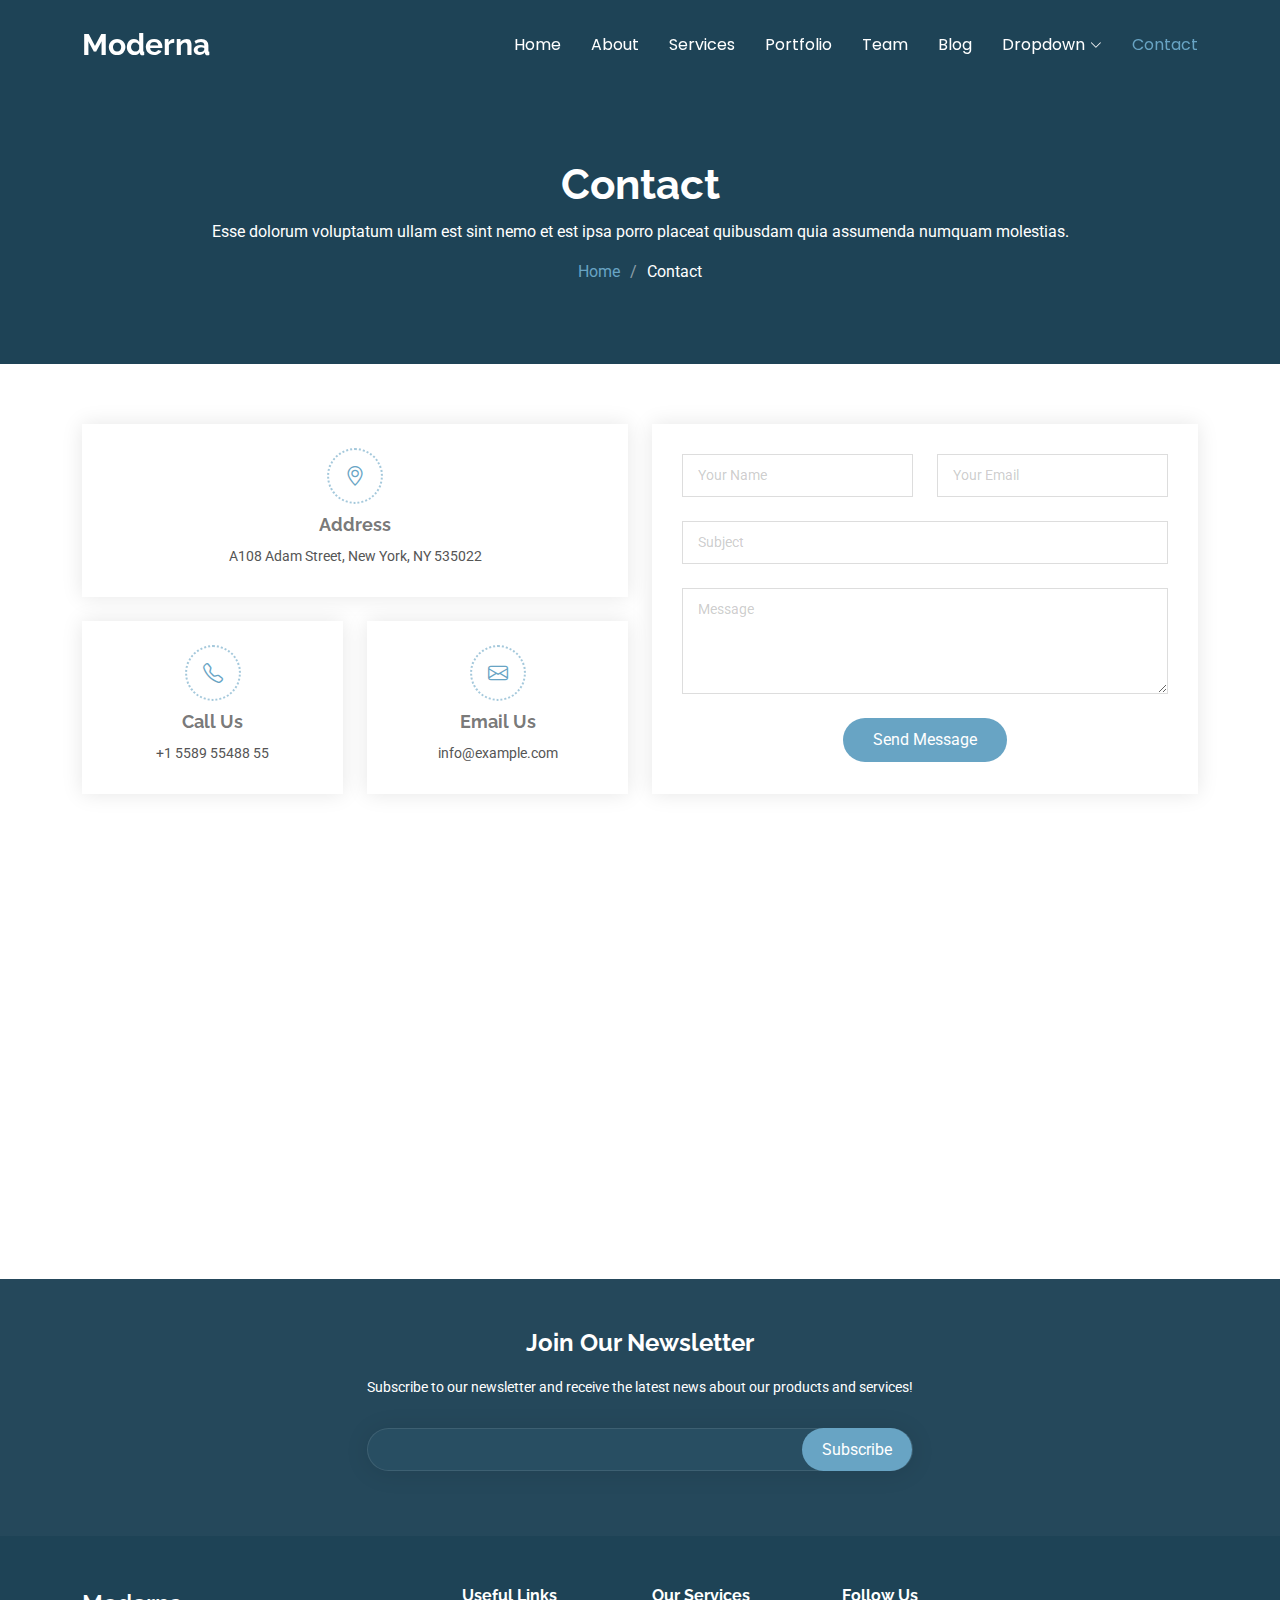
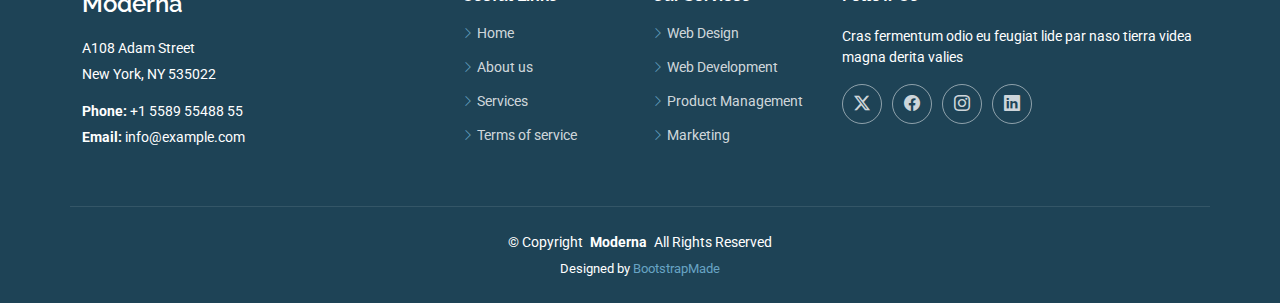
<file: contact.html>
<!DOCTYPE html>
<html lang="en">

<head>
  <meta charset="utf-8">
  <meta content="width=device-width, initial-scale=1.0" name="viewport">
  <title>Contact - Moderna Bootstrap Template</title>
  <meta name="description" content="">
  <meta name="keywords" content="">

  <!-- Favicons -->
  <link href="assets/img/favicon.png" rel="icon">
  <link href="assets/img/apple-touch-icon.png" rel="apple-touch-icon">

  <!-- Fonts -->
  <link href="https://fonts.googleapis.com" rel="preconnect">
  <link href="https://fonts.gstatic.com" rel="preconnect" crossorigin>
  <link href="https://fonts.googleapis.com/css2?family=Roboto:ital,wght@0,100;0,300;0,400;0,500;0,700;0,900;1,100;1,300;1,400;1,500;1,700;1,900&family=Poppins:ital,wght@0,100;0,200;0,300;0,400;0,500;0,600;0,700;0,800;0,900;1,100;1,200;1,300;1,400;1,500;1,600;1,700;1,800;1,900&family=Raleway:ital,wght@0,100;0,200;0,300;0,400;0,500;0,600;0,700;0,800;0,900;1,100;1,200;1,300;1,400;1,500;1,600;1,700;1,800;1,900&display=swap" rel="stylesheet">

  <!-- Vendor CSS Files -->
  <link href="assets/vendor/bootstrap/css/bootstrap.min.css" rel="stylesheet">
  <link href="assets/vendor/bootstrap-icons/bootstrap-icons.css" rel="stylesheet">
  <link href="assets/vendor/aos/aos.css" rel="stylesheet">
  <link href="assets/vendor/glightbox/css/glightbox.min.css" rel="stylesheet">
  <link href="assets/vendor/swiper/swiper-bundle.min.css" rel="stylesheet">

  <!-- Main CSS File -->
  <link href="assets/css/main.css" rel="stylesheet">

  <!-- =======================================================
  * Template Name: Moderna
  * Template URL: https://bootstrapmade.com/free-bootstrap-template-corporate-moderna/
  * Updated: Aug 07 2024 with Bootstrap v5.3.3
  * Author: BootstrapMade.com
  * License: https://bootstrapmade.com/license/
  ======================================================== -->
</head>

<body class="contact-page">

  <header id="header" class="header d-flex align-items-center fixed-top">
    <div class="container-fluid container-xl position-relative d-flex align-items-center justify-content-between">

      <a href="index.html" class="logo d-flex align-items-center">
        <!-- Uncomment the line below if you also wish to use an image logo -->
        <!-- <img src="assets/img/logo.png" alt=""> -->
        <h1 class="sitename">Moderna</h1>
      </a>

      <nav id="navmenu" class="navmenu">
        <ul>
          <li><a href="index.html">Home</a></li>
          <li><a href="about.html">About</a></li>
          <li><a href="services.html">Services</a></li>
          <li><a href="portfolio.html">Portfolio</a></li>
          <li><a href="team.html">Team</a></li>
          <li><a href="blog.html">Blog</a></li>
          <li class="dropdown"><a href="#"><span>Dropdown</span> <i class="bi bi-chevron-down toggle-dropdown"></i></a>
            <ul>
              <li><a href="#">Dropdown 1</a></li>
              <li class="dropdown"><a href="#"><span>Deep Dropdown</span> <i class="bi bi-chevron-down toggle-dropdown"></i></a>
                <ul>
                  <li><a href="#">Deep Dropdown 1</a></li>
                  <li><a href="#">Deep Dropdown 2</a></li>
                  <li><a href="#">Deep Dropdown 3</a></li>
                  <li><a href="#">Deep Dropdown 4</a></li>
                  <li><a href="#">Deep Dropdown 5</a></li>
                </ul>
              </li>
              <li><a href="#">Dropdown 2</a></li>
              <li><a href="#">Dropdown 3</a></li>
              <li><a href="#">Dropdown 4</a></li>
            </ul>
          </li>
          <li><a href="contact.html" class="active">Contact</a></li>
        </ul>
        <i class="mobile-nav-toggle d-xl-none bi bi-list"></i>
      </nav>

    </div>
  </header>

  <main class="main">

    <!-- Page Title -->
    <div class="page-title dark-background">
      <div class="container position-relative">
        <h1>Contact</h1>
        <p>Esse dolorum voluptatum ullam est sint nemo et est ipsa porro placeat quibusdam quia assumenda numquam molestias.</p>
        <nav class="breadcrumbs">
          <ol>
            <li><a href="index.html">Home</a></li>
            <li class="current">Contact</li>
          </ol>
        </nav>
      </div>
    </div><!-- End Page Title -->

    <!-- Contact Section -->
    <section id="contact" class="contact section">

      <div class="container" data-aos="fade-up" data-aos-delay="100">

        <div class="row gy-4">
          <div class="col-lg-6 ">
            <div class="row gy-4">

              <div class="col-lg-12">
                <div class="info-item d-flex flex-column justify-content-center align-items-center" data-aos="fade-up" data-aos-delay="200">
                  <i class="bi bi-geo-alt"></i>
                  <h3>Address</h3>
                  <p>A108 Adam Street, New York, NY 535022</p>
                </div>
              </div><!-- End Info Item -->

              <div class="col-md-6">
                <div class="info-item d-flex flex-column justify-content-center align-items-center" data-aos="fade-up" data-aos-delay="300">
                  <i class="bi bi-telephone"></i>
                  <h3>Call Us</h3>
                  <p>+1 5589 55488 55</p>
                </div>
              </div><!-- End Info Item -->

              <div class="col-md-6">
                <div class="info-item d-flex flex-column justify-content-center align-items-center" data-aos="fade-up" data-aos-delay="400">
                  <i class="bi bi-envelope"></i>
                  <h3>Email Us</h3>
                  <p>info@example.com</p>
                </div>
              </div><!-- End Info Item -->

            </div>
          </div>

          <div class="col-lg-6">
            <form action="forms/contact.php" method="post" class="php-email-form" data-aos="fade-up" data-aos-delay="500">
              <div class="row gy-4">

                <div class="col-md-6">
                  <input type="text" name="name" class="form-control" placeholder="Your Name" required="">
                </div>

                <div class="col-md-6 ">
                  <input type="email" class="form-control" name="email" placeholder="Your Email" required="">
                </div>

                <div class="col-md-12">
                  <input type="text" class="form-control" name="subject" placeholder="Subject" required="">
                </div>

                <div class="col-md-12">
                  <textarea class="form-control" name="message" rows="4" placeholder="Message" required=""></textarea>
                </div>

                <div class="col-md-12 text-center">
                  <div class="loading">Loading</div>
                  <div class="error-message"></div>
                  <div class="sent-message">Your message has been sent. Thank you!</div>

                  <button type="submit">Send Message</button>
                </div>

              </div>
            </form>
          </div><!-- End Contact Form -->

        </div>

      </div>

      <div class="mt-5" data-aos="fade-up" data-aos-delay="200">
        <iframe style="border:0; width: 100%; height: 370px;" src="https://www.google.com/maps/embed?pb=!1m14!1m8!1m3!1d48389.78314118045!2d-74.006138!3d40.710059!3m2!1i1024!2i768!4f13.1!3m3!1m2!1s0x89c25a22a3bda30d%3A0xb89d1fe6bc499443!2sDowntown%20Conference%20Center!5e0!3m2!1sen!2sus!4v1676961268712!5m2!1sen!2sus" frameborder="0" allowfullscreen="" loading="lazy" referrerpolicy="no-referrer-when-downgrade"></iframe>
      </div><!-- End Google Maps -->

    </section><!-- /Contact Section -->

  </main>

  <footer id="footer" class="footer dark-background">

    <div class="footer-newsletter">
      <div class="container">
        <div class="row justify-content-center text-center">
          <div class="col-lg-6">
            <h4>Join Our Newsletter</h4>
            <p>Subscribe to our newsletter and receive the latest news about our products and services!</p>
            <form action="forms/newsletter.php" method="post" class="php-email-form">
              <div class="newsletter-form"><input type="email" name="email"><input type="submit" value="Subscribe"></div>
              <div class="loading">Loading</div>
              <div class="error-message"></div>
              <div class="sent-message">Your subscription request has been sent. Thank you!</div>
            </form>
          </div>
        </div>
      </div>
    </div>

    <div class="container footer-top">
      <div class="row gy-4">
        <div class="col-lg-4 col-md-6 footer-about">
          <a href="index.html" class="d-flex align-items-center">
            <span class="sitename">Moderna</span>
          </a>
          <div class="footer-contact pt-3">
            <p>A108 Adam Street</p>
            <p>New York, NY 535022</p>
            <p class="mt-3"><strong>Phone:</strong> <span>+1 5589 55488 55</span></p>
            <p><strong>Email:</strong> <span>info@example.com</span></p>
          </div>
        </div>

        <div class="col-lg-2 col-md-3 footer-links">
          <h4>Useful Links</h4>
          <ul>
            <li><i class="bi bi-chevron-right"></i> <a href="#">Home</a></li>
            <li><i class="bi bi-chevron-right"></i> <a href="#">About us</a></li>
            <li><i class="bi bi-chevron-right"></i> <a href="#">Services</a></li>
            <li><i class="bi bi-chevron-right"></i> <a href="#">Terms of service</a></li>
          </ul>
        </div>

        <div class="col-lg-2 col-md-3 footer-links">
          <h4>Our Services</h4>
          <ul>
            <li><i class="bi bi-chevron-right"></i> <a href="#">Web Design</a></li>
            <li><i class="bi bi-chevron-right"></i> <a href="#">Web Development</a></li>
            <li><i class="bi bi-chevron-right"></i> <a href="#">Product Management</a></li>
            <li><i class="bi bi-chevron-right"></i> <a href="#">Marketing</a></li>
          </ul>
        </div>

        <div class="col-lg-4 col-md-12">
          <h4>Follow Us</h4>
          <p>Cras fermentum odio eu feugiat lide par naso tierra videa magna derita valies</p>
          <div class="social-links d-flex">
            <a href=""><i class="bi bi-twitter-x"></i></a>
            <a href=""><i class="bi bi-facebook"></i></a>
            <a href=""><i class="bi bi-instagram"></i></a>
            <a href=""><i class="bi bi-linkedin"></i></a>
          </div>
        </div>

      </div>
    </div>

    <div class="container copyright text-center mt-4">
      <p>© <span>Copyright</span> <strong class="px-1 sitename">Moderna</strong> <span>All Rights Reserved</span></p>
      <div class="credits">
        <!-- All the links in the footer should remain intact. -->
        <!-- You can delete the links only if you've purchased the pro version. -->
        <!-- Licensing information: https://bootstrapmade.com/license/ -->
        <!-- Purchase the pro version with working PHP/AJAX contact form: [buy-url] -->
        Designed by <a href="https://bootstrapmade.com/">BootstrapMade</a>
      </div>
    </div>

  </footer>

  <!-- Scroll Top -->
  <a href="#" id="scroll-top" class="scroll-top d-flex align-items-center justify-content-center"><i class="bi bi-arrow-up-short"></i></a>

  <!-- Preloader -->
  <div id="preloader"></div>

  <!-- Vendor JS Files -->
  <script src="assets/vendor/bootstrap/js/bootstrap.bundle.min.js"></script>
  <script src="assets/vendor/php-email-form/validate.js"></script>
  <script src="assets/vendor/aos/aos.js"></script>
  <script src="assets/vendor/glightbox/js/glightbox.min.js"></script>
  <script src="assets/vendor/purecounter/purecounter_vanilla.js"></script>
  <script src="assets/vendor/swiper/swiper-bundle.min.js"></script>
  <script src="assets/vendor/waypoints/noframework.waypoints.js"></script>
  <script src="assets/vendor/imagesloaded/imagesloaded.pkgd.min.js"></script>
  <script src="assets/vendor/isotope-layout/isotope.pkgd.min.js"></script>

  <!-- Main JS File -->
  <script src="assets/js/main.js"></script>

</body>

</html>
</file>
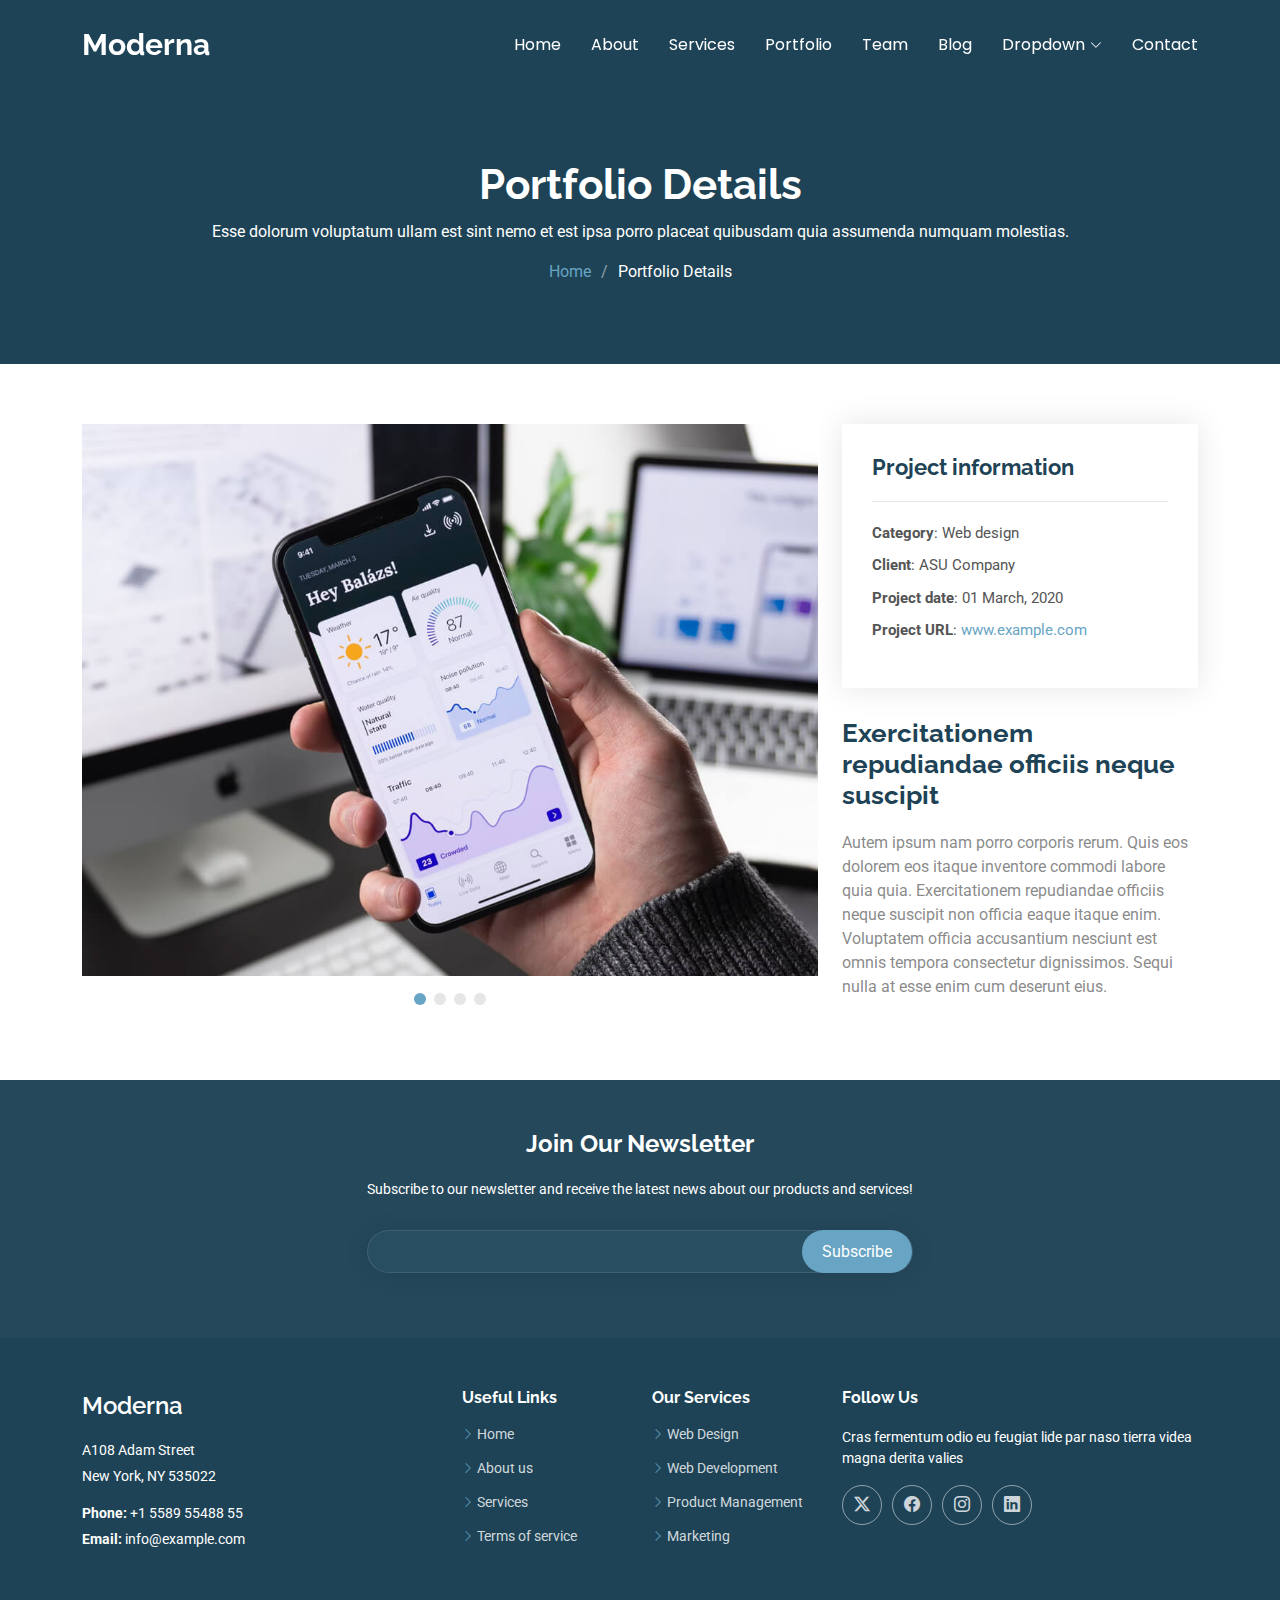
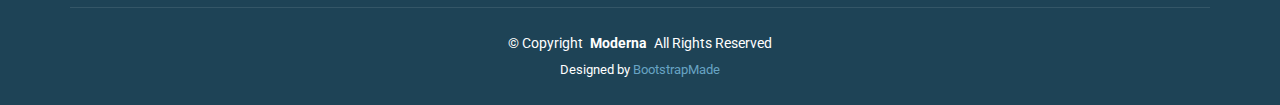
<file: portfolio-details.html>
<!DOCTYPE html>
<html lang="en">

<head>
  <meta charset="utf-8">
  <meta content="width=device-width, initial-scale=1.0" name="viewport">
  <title>Portfolio Details - Moderna Bootstrap Template</title>
  <meta name="description" content="">
  <meta name="keywords" content="">

  <!-- Favicons -->
  <link href="assets/img/favicon.png" rel="icon">
  <link href="assets/img/apple-touch-icon.png" rel="apple-touch-icon">

  <!-- Fonts -->
  <link href="https://fonts.googleapis.com" rel="preconnect">
  <link href="https://fonts.gstatic.com" rel="preconnect" crossorigin>
  <link href="https://fonts.googleapis.com/css2?family=Roboto:ital,wght@0,100;0,300;0,400;0,500;0,700;0,900;1,100;1,300;1,400;1,500;1,700;1,900&family=Poppins:ital,wght@0,100;0,200;0,300;0,400;0,500;0,600;0,700;0,800;0,900;1,100;1,200;1,300;1,400;1,500;1,600;1,700;1,800;1,900&family=Raleway:ital,wght@0,100;0,200;0,300;0,400;0,500;0,600;0,700;0,800;0,900;1,100;1,200;1,300;1,400;1,500;1,600;1,700;1,800;1,900&display=swap" rel="stylesheet">

  <!-- Vendor CSS Files -->
  <link href="assets/vendor/bootstrap/css/bootstrap.min.css" rel="stylesheet">
  <link href="assets/vendor/bootstrap-icons/bootstrap-icons.css" rel="stylesheet">
  <link href="assets/vendor/aos/aos.css" rel="stylesheet">
  <link href="assets/vendor/glightbox/css/glightbox.min.css" rel="stylesheet">
  <link href="assets/vendor/swiper/swiper-bundle.min.css" rel="stylesheet">

  <!-- Main CSS File -->
  <link href="assets/css/main.css" rel="stylesheet">

  <!-- =======================================================
  * Template Name: Moderna
  * Template URL: https://bootstrapmade.com/free-bootstrap-template-corporate-moderna/
  * Updated: Aug 07 2024 with Bootstrap v5.3.3
  * Author: BootstrapMade.com
  * License: https://bootstrapmade.com/license/
  ======================================================== -->
</head>

<body class="portfolio-details-page">

  <header id="header" class="header d-flex align-items-center fixed-top">
    <div class="container-fluid container-xl position-relative d-flex align-items-center justify-content-between">

      <a href="index.html" class="logo d-flex align-items-center">
        <!-- Uncomment the line below if you also wish to use an image logo -->
        <!-- <img src="assets/img/logo.png" alt=""> -->
        <h1 class="sitename">Moderna</h1>
      </a>

      <nav id="navmenu" class="navmenu">
        <ul>
          <li><a href="index.html">Home</a></li>
          <li><a href="about.html">About</a></li>
          <li><a href="services.html">Services</a></li>
          <li><a href="portfolio.html">Portfolio</a></li>
          <li><a href="team.html">Team</a></li>
          <li><a href="blog.html">Blog</a></li>
          <li class="dropdown"><a href="#"><span>Dropdown</span> <i class="bi bi-chevron-down toggle-dropdown"></i></a>
            <ul>
              <li><a href="#">Dropdown 1</a></li>
              <li class="dropdown"><a href="#"><span>Deep Dropdown</span> <i class="bi bi-chevron-down toggle-dropdown"></i></a>
                <ul>
                  <li><a href="#">Deep Dropdown 1</a></li>
                  <li><a href="#">Deep Dropdown 2</a></li>
                  <li><a href="#">Deep Dropdown 3</a></li>
                  <li><a href="#">Deep Dropdown 4</a></li>
                  <li><a href="#">Deep Dropdown 5</a></li>
                </ul>
              </li>
              <li><a href="#">Dropdown 2</a></li>
              <li><a href="#">Dropdown 3</a></li>
              <li><a href="#">Dropdown 4</a></li>
            </ul>
          </li>
          <li><a href="contact.html">Contact</a></li>
        </ul>
        <i class="mobile-nav-toggle d-xl-none bi bi-list"></i>
      </nav>

    </div>
  </header>

  <main class="main">

    <!-- Page Title -->
    <div class="page-title dark-background">
      <div class="container position-relative">
        <h1>Portfolio Details</h1>
        <p>Esse dolorum voluptatum ullam est sint nemo et est ipsa porro placeat quibusdam quia assumenda numquam molestias.</p>
        <nav class="breadcrumbs">
          <ol>
            <li><a href="index.html">Home</a></li>
            <li class="current">Portfolio Details</li>
          </ol>
        </nav>
      </div>
    </div><!-- End Page Title -->

    <!-- Portfolio Details Section -->
    <section id="portfolio-details" class="portfolio-details section">

      <div class="container" data-aos="fade-up" data-aos-delay="100">

        <div class="row gy-4">

          <div class="col-lg-8">
            <div class="portfolio-details-slider swiper init-swiper">

              <script type="application/json" class="swiper-config">
                {
                  "loop": true,
                  "speed": 600,
                  "autoplay": {
                    "delay": 5000
                  },
                  "slidesPerView": "auto",
                  "pagination": {
                    "el": ".swiper-pagination",
                    "type": "bullets",
                    "clickable": true
                  }
                }
              </script>

              <div class="swiper-wrapper align-items-center">

                <div class="swiper-slide">
                  <img src="assets/img/portfolio/app-1.jpg" alt="">
                </div>

                <div class="swiper-slide">
                  <img src="assets/img/portfolio/product-1.jpg" alt="">
                </div>

                <div class="swiper-slide">
                  <img src="assets/img/portfolio/branding-1.jpg" alt="">
                </div>

                <div class="swiper-slide">
                  <img src="assets/img/portfolio/books-1.jpg" alt="">
                </div>

              </div>
              <div class="swiper-pagination"></div>
            </div>
          </div>

          <div class="col-lg-4">
            <div class="portfolio-info" data-aos="fade-up" data-aos-delay="200">
              <h3>Project information</h3>
              <ul>
                <li><strong>Category</strong>: Web design</li>
                <li><strong>Client</strong>: ASU Company</li>
                <li><strong>Project date</strong>: 01 March, 2020</li>
                <li><strong>Project URL</strong>: <a href="#">www.example.com</a></li>
              </ul>
            </div>
            <div class="portfolio-description" data-aos="fade-up" data-aos-delay="300">
              <h2>Exercitationem repudiandae officiis neque suscipit</h2>
              <p>
                Autem ipsum nam porro corporis rerum. Quis eos dolorem eos itaque inventore commodi labore quia quia. Exercitationem repudiandae officiis neque suscipit non officia eaque itaque enim. Voluptatem officia accusantium nesciunt est omnis tempora consectetur dignissimos. Sequi nulla at esse enim cum deserunt eius.
              </p>
            </div>
          </div>

        </div>

      </div>

    </section><!-- /Portfolio Details Section -->

  </main>

  <footer id="footer" class="footer dark-background">

    <div class="footer-newsletter">
      <div class="container">
        <div class="row justify-content-center text-center">
          <div class="col-lg-6">
            <h4>Join Our Newsletter</h4>
            <p>Subscribe to our newsletter and receive the latest news about our products and services!</p>
            <form action="forms/newsletter.php" method="post" class="php-email-form">
              <div class="newsletter-form"><input type="email" name="email"><input type="submit" value="Subscribe"></div>
              <div class="loading">Loading</div>
              <div class="error-message"></div>
              <div class="sent-message">Your subscription request has been sent. Thank you!</div>
            </form>
          </div>
        </div>
      </div>
    </div>

    <div class="container footer-top">
      <div class="row gy-4">
        <div class="col-lg-4 col-md-6 footer-about">
          <a href="index.html" class="d-flex align-items-center">
            <span class="sitename">Moderna</span>
          </a>
          <div class="footer-contact pt-3">
            <p>A108 Adam Street</p>
            <p>New York, NY 535022</p>
            <p class="mt-3"><strong>Phone:</strong> <span>+1 5589 55488 55</span></p>
            <p><strong>Email:</strong> <span>info@example.com</span></p>
          </div>
        </div>

        <div class="col-lg-2 col-md-3 footer-links">
          <h4>Useful Links</h4>
          <ul>
            <li><i class="bi bi-chevron-right"></i> <a href="#">Home</a></li>
            <li><i class="bi bi-chevron-right"></i> <a href="#">About us</a></li>
            <li><i class="bi bi-chevron-right"></i> <a href="#">Services</a></li>
            <li><i class="bi bi-chevron-right"></i> <a href="#">Terms of service</a></li>
          </ul>
        </div>

        <div class="col-lg-2 col-md-3 footer-links">
          <h4>Our Services</h4>
          <ul>
            <li><i class="bi bi-chevron-right"></i> <a href="#">Web Design</a></li>
            <li><i class="bi bi-chevron-right"></i> <a href="#">Web Development</a></li>
            <li><i class="bi bi-chevron-right"></i> <a href="#">Product Management</a></li>
            <li><i class="bi bi-chevron-right"></i> <a href="#">Marketing</a></li>
          </ul>
        </div>

        <div class="col-lg-4 col-md-12">
          <h4>Follow Us</h4>
          <p>Cras fermentum odio eu feugiat lide par naso tierra videa magna derita valies</p>
          <div class="social-links d-flex">
            <a href=""><i class="bi bi-twitter-x"></i></a>
            <a href=""><i class="bi bi-facebook"></i></a>
            <a href=""><i class="bi bi-instagram"></i></a>
            <a href=""><i class="bi bi-linkedin"></i></a>
          </div>
        </div>

      </div>
    </div>

    <div class="container copyright text-center mt-4">
      <p>© <span>Copyright</span> <strong class="px-1 sitename">Moderna</strong> <span>All Rights Reserved</span></p>
      <div class="credits">
        <!-- All the links in the footer should remain intact. -->
        <!-- You can delete the links only if you've purchased the pro version. -->
        <!-- Licensing information: https://bootstrapmade.com/license/ -->
        <!-- Purchase the pro version with working PHP/AJAX contact form: [buy-url] -->
        Designed by <a href="https://bootstrapmade.com/">BootstrapMade</a>
      </div>
    </div>

  </footer>

  <!-- Scroll Top -->
  <a href="#" id="scroll-top" class="scroll-top d-flex align-items-center justify-content-center"><i class="bi bi-arrow-up-short"></i></a>

  <!-- Preloader -->
  <div id="preloader"></div>

  <!-- Vendor JS Files -->
  <script src="assets/vendor/bootstrap/js/bootstrap.bundle.min.js"></script>
  <script src="assets/vendor/php-email-form/validate.js"></script>
  <script src="assets/vendor/aos/aos.js"></script>
  <script src="assets/vendor/glightbox/js/glightbox.min.js"></script>
  <script src="assets/vendor/purecounter/purecounter_vanilla.js"></script>
  <script src="assets/vendor/swiper/swiper-bundle.min.js"></script>
  <script src="assets/vendor/waypoints/noframework.waypoints.js"></script>
  <script src="assets/vendor/imagesloaded/imagesloaded.pkgd.min.js"></script>
  <script src="assets/vendor/isotope-layout/isotope.pkgd.min.js"></script>

  <!-- Main JS File -->
  <script src="assets/js/main.js"></script>

</body>

</html>
</file>
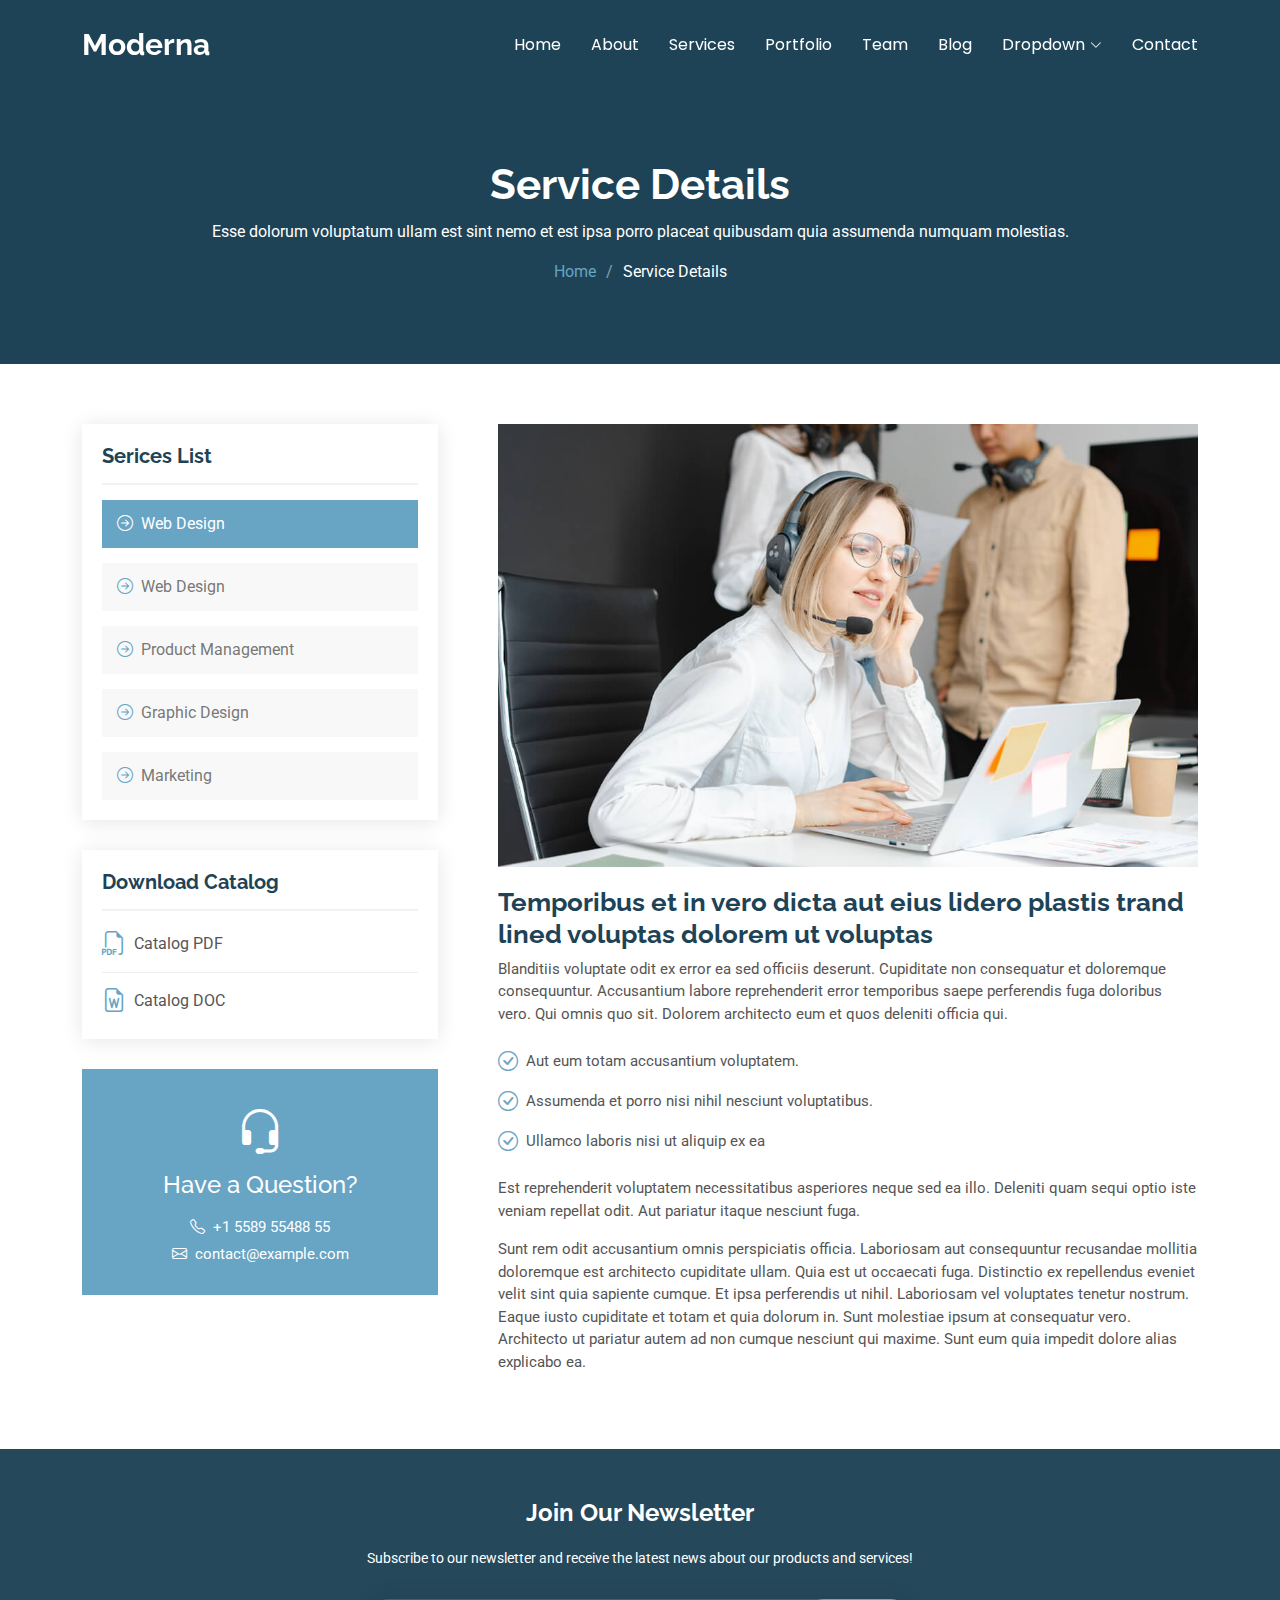
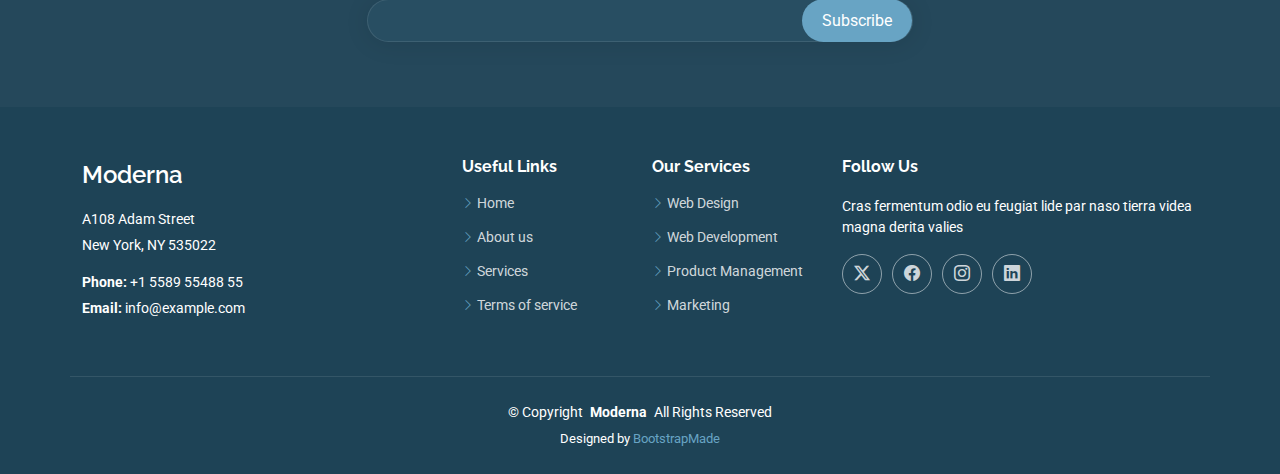
<file: service-details.html>
<!DOCTYPE html>
<html lang="en">

<head>
  <meta charset="utf-8">
  <meta content="width=device-width, initial-scale=1.0" name="viewport">
  <title>Service Details - Moderna Bootstrap Template</title>
  <meta name="description" content="">
  <meta name="keywords" content="">

  <!-- Favicons -->
  <link href="assets/img/favicon.png" rel="icon">
  <link href="assets/img/apple-touch-icon.png" rel="apple-touch-icon">

  <!-- Fonts -->
  <link href="https://fonts.googleapis.com" rel="preconnect">
  <link href="https://fonts.gstatic.com" rel="preconnect" crossorigin>
  <link href="https://fonts.googleapis.com/css2?family=Roboto:ital,wght@0,100;0,300;0,400;0,500;0,700;0,900;1,100;1,300;1,400;1,500;1,700;1,900&family=Poppins:ital,wght@0,100;0,200;0,300;0,400;0,500;0,600;0,700;0,800;0,900;1,100;1,200;1,300;1,400;1,500;1,600;1,700;1,800;1,900&family=Raleway:ital,wght@0,100;0,200;0,300;0,400;0,500;0,600;0,700;0,800;0,900;1,100;1,200;1,300;1,400;1,500;1,600;1,700;1,800;1,900&display=swap" rel="stylesheet">

  <!-- Vendor CSS Files -->
  <link href="assets/vendor/bootstrap/css/bootstrap.min.css" rel="stylesheet">
  <link href="assets/vendor/bootstrap-icons/bootstrap-icons.css" rel="stylesheet">
  <link href="assets/vendor/aos/aos.css" rel="stylesheet">
  <link href="assets/vendor/glightbox/css/glightbox.min.css" rel="stylesheet">
  <link href="assets/vendor/swiper/swiper-bundle.min.css" rel="stylesheet">

  <!-- Main CSS File -->
  <link href="assets/css/main.css" rel="stylesheet">

  <!-- =======================================================
  * Template Name: Moderna
  * Template URL: https://bootstrapmade.com/free-bootstrap-template-corporate-moderna/
  * Updated: Aug 07 2024 with Bootstrap v5.3.3
  * Author: BootstrapMade.com
  * License: https://bootstrapmade.com/license/
  ======================================================== -->
</head>

<body class="service-details-page">

  <header id="header" class="header d-flex align-items-center fixed-top">
    <div class="container-fluid container-xl position-relative d-flex align-items-center justify-content-between">

      <a href="index.html" class="logo d-flex align-items-center">
        <!-- Uncomment the line below if you also wish to use an image logo -->
        <!-- <img src="assets/img/logo.png" alt=""> -->
        <h1 class="sitename">Moderna</h1>
      </a>

      <nav id="navmenu" class="navmenu">
        <ul>
          <li><a href="index.html">Home</a></li>
          <li><a href="about.html">About</a></li>
          <li><a href="services.html">Services</a></li>
          <li><a href="portfolio.html">Portfolio</a></li>
          <li><a href="team.html">Team</a></li>
          <li><a href="blog.html">Blog</a></li>
          <li class="dropdown"><a href="#"><span>Dropdown</span> <i class="bi bi-chevron-down toggle-dropdown"></i></a>
            <ul>
              <li><a href="#">Dropdown 1</a></li>
              <li class="dropdown"><a href="#"><span>Deep Dropdown</span> <i class="bi bi-chevron-down toggle-dropdown"></i></a>
                <ul>
                  <li><a href="#">Deep Dropdown 1</a></li>
                  <li><a href="#">Deep Dropdown 2</a></li>
                  <li><a href="#">Deep Dropdown 3</a></li>
                  <li><a href="#">Deep Dropdown 4</a></li>
                  <li><a href="#">Deep Dropdown 5</a></li>
                </ul>
              </li>
              <li><a href="#">Dropdown 2</a></li>
              <li><a href="#">Dropdown 3</a></li>
              <li><a href="#">Dropdown 4</a></li>
            </ul>
          </li>
          <li><a href="contact.html">Contact</a></li>
        </ul>
        <i class="mobile-nav-toggle d-xl-none bi bi-list"></i>
      </nav>

    </div>
  </header>

  <main class="main">

    <!-- Page Title -->
    <div class="page-title dark-background">
      <div class="container position-relative">
        <h1>Service Details</h1>
        <p>Esse dolorum voluptatum ullam est sint nemo et est ipsa porro placeat quibusdam quia assumenda numquam molestias.</p>
        <nav class="breadcrumbs">
          <ol>
            <li><a href="index.html">Home</a></li>
            <li class="current">Service Details</li>
          </ol>
        </nav>
      </div>
    </div><!-- End Page Title -->

    <!-- Service Details Section -->
    <section id="service-details" class="service-details section">

      <div class="container">

        <div class="row gy-5">

          <div class="col-lg-4" data-aos="fade-up" data-aos-delay="100">

            <div class="service-box">
              <h4>Serices List</h4>
              <div class="services-list">
                <a href="#" class="active"><i class="bi bi-arrow-right-circle"></i><span>Web Design</span></a>
                <a href="#"><i class="bi bi-arrow-right-circle"></i><span>Web Design</span></a>
                <a href="#"><i class="bi bi-arrow-right-circle"></i><span>Product Management</span></a>
                <a href="#"><i class="bi bi-arrow-right-circle"></i><span>Graphic Design</span></a>
                <a href="#"><i class="bi bi-arrow-right-circle"></i><span>Marketing</span></a>
              </div>
            </div><!-- End Services List -->

            <div class="service-box">
              <h4>Download Catalog</h4>
              <div class="download-catalog">
                <a href="#"><i class="bi bi-filetype-pdf"></i><span>Catalog PDF</span></a>
                <a href="#"><i class="bi bi-file-earmark-word"></i><span>Catalog DOC</span></a>
              </div>
            </div><!-- End Services List -->

            <div class="help-box d-flex flex-column justify-content-center align-items-center">
              <i class="bi bi-headset help-icon"></i>
              <h4>Have a Question?</h4>
              <p class="d-flex align-items-center mt-2 mb-0"><i class="bi bi-telephone me-2"></i> <span>+1 5589 55488 55</span></p>
              <p class="d-flex align-items-center mt-1 mb-0"><i class="bi bi-envelope me-2"></i> <a href="mailto:contact@example.com">contact@example.com</a></p>
            </div>

          </div>

          <div class="col-lg-8 ps-lg-5" data-aos="fade-up" data-aos-delay="200">
            <img src="assets/img/services.jpg" alt="" class="img-fluid services-img">
            <h3>Temporibus et in vero dicta aut eius lidero plastis trand lined voluptas dolorem ut voluptas</h3>
            <p>
              Blanditiis voluptate odit ex error ea sed officiis deserunt. Cupiditate non consequatur et doloremque consequuntur. Accusantium labore reprehenderit error temporibus saepe perferendis fuga doloribus vero. Qui omnis quo sit. Dolorem architecto eum et quos deleniti officia qui.
            </p>
            <ul>
              <li><i class="bi bi-check-circle"></i> <span>Aut eum totam accusantium voluptatem.</span></li>
              <li><i class="bi bi-check-circle"></i> <span>Assumenda et porro nisi nihil nesciunt voluptatibus.</span></li>
              <li><i class="bi bi-check-circle"></i> <span>Ullamco laboris nisi ut aliquip ex ea</span></li>
            </ul>
            <p>
              Est reprehenderit voluptatem necessitatibus asperiores neque sed ea illo. Deleniti quam sequi optio iste veniam repellat odit. Aut pariatur itaque nesciunt fuga.
            </p>
            <p>
              Sunt rem odit accusantium omnis perspiciatis officia. Laboriosam aut consequuntur recusandae mollitia doloremque est architecto cupiditate ullam. Quia est ut occaecati fuga. Distinctio ex repellendus eveniet velit sint quia sapiente cumque. Et ipsa perferendis ut nihil. Laboriosam vel voluptates tenetur nostrum. Eaque iusto cupiditate et totam et quia dolorum in. Sunt molestiae ipsum at consequatur vero. Architecto ut pariatur autem ad non cumque nesciunt qui maxime. Sunt eum quia impedit dolore alias explicabo ea.
            </p>
          </div>

        </div>

      </div>

    </section><!-- /Service Details Section -->

  </main>

  <footer id="footer" class="footer dark-background">

    <div class="footer-newsletter">
      <div class="container">
        <div class="row justify-content-center text-center">
          <div class="col-lg-6">
            <h4>Join Our Newsletter</h4>
            <p>Subscribe to our newsletter and receive the latest news about our products and services!</p>
            <form action="forms/newsletter.php" method="post" class="php-email-form">
              <div class="newsletter-form"><input type="email" name="email"><input type="submit" value="Subscribe"></div>
              <div class="loading">Loading</div>
              <div class="error-message"></div>
              <div class="sent-message">Your subscription request has been sent. Thank you!</div>
            </form>
          </div>
        </div>
      </div>
    </div>

    <div class="container footer-top">
      <div class="row gy-4">
        <div class="col-lg-4 col-md-6 footer-about">
          <a href="index.html" class="d-flex align-items-center">
            <span class="sitename">Moderna</span>
          </a>
          <div class="footer-contact pt-3">
            <p>A108 Adam Street</p>
            <p>New York, NY 535022</p>
            <p class="mt-3"><strong>Phone:</strong> <span>+1 5589 55488 55</span></p>
            <p><strong>Email:</strong> <span>info@example.com</span></p>
          </div>
        </div>

        <div class="col-lg-2 col-md-3 footer-links">
          <h4>Useful Links</h4>
          <ul>
            <li><i class="bi bi-chevron-right"></i> <a href="#">Home</a></li>
            <li><i class="bi bi-chevron-right"></i> <a href="#">About us</a></li>
            <li><i class="bi bi-chevron-right"></i> <a href="#">Services</a></li>
            <li><i class="bi bi-chevron-right"></i> <a href="#">Terms of service</a></li>
          </ul>
        </div>

        <div class="col-lg-2 col-md-3 footer-links">
          <h4>Our Services</h4>
          <ul>
            <li><i class="bi bi-chevron-right"></i> <a href="#">Web Design</a></li>
            <li><i class="bi bi-chevron-right"></i> <a href="#">Web Development</a></li>
            <li><i class="bi bi-chevron-right"></i> <a href="#">Product Management</a></li>
            <li><i class="bi bi-chevron-right"></i> <a href="#">Marketing</a></li>
          </ul>
        </div>

        <div class="col-lg-4 col-md-12">
          <h4>Follow Us</h4>
          <p>Cras fermentum odio eu feugiat lide par naso tierra videa magna derita valies</p>
          <div class="social-links d-flex">
            <a href=""><i class="bi bi-twitter-x"></i></a>
            <a href=""><i class="bi bi-facebook"></i></a>
            <a href=""><i class="bi bi-instagram"></i></a>
            <a href=""><i class="bi bi-linkedin"></i></a>
          </div>
        </div>

      </div>
    </div>

    <div class="container copyright text-center mt-4">
      <p>© <span>Copyright</span> <strong class="px-1 sitename">Moderna</strong> <span>All Rights Reserved</span></p>
      <div class="credits">
        <!-- All the links in the footer should remain intact. -->
        <!-- You can delete the links only if you've purchased the pro version. -->
        <!-- Licensing information: https://bootstrapmade.com/license/ -->
        <!-- Purchase the pro version with working PHP/AJAX contact form: [buy-url] -->
        Designed by <a href="https://bootstrapmade.com/">BootstrapMade</a>
      </div>
    </div>

  </footer>

  <!-- Scroll Top -->
  <a href="#" id="scroll-top" class="scroll-top d-flex align-items-center justify-content-center"><i class="bi bi-arrow-up-short"></i></a>

  <!-- Preloader -->
  <div id="preloader"></div>

  <!-- Vendor JS Files -->
  <script src="assets/vendor/bootstrap/js/bootstrap.bundle.min.js"></script>
  <script src="assets/vendor/php-email-form/validate.js"></script>
  <script src="assets/vendor/aos/aos.js"></script>
  <script src="assets/vendor/glightbox/js/glightbox.min.js"></script>
  <script src="assets/vendor/purecounter/purecounter_vanilla.js"></script>
  <script src="assets/vendor/swiper/swiper-bundle.min.js"></script>
  <script src="assets/vendor/waypoints/noframework.waypoints.js"></script>
  <script src="assets/vendor/imagesloaded/imagesloaded.pkgd.min.js"></script>
  <script src="assets/vendor/isotope-layout/isotope.pkgd.min.js"></script>

  <!-- Main JS File -->
  <script src="assets/js/main.js"></script>

</body>

</html>
</file>
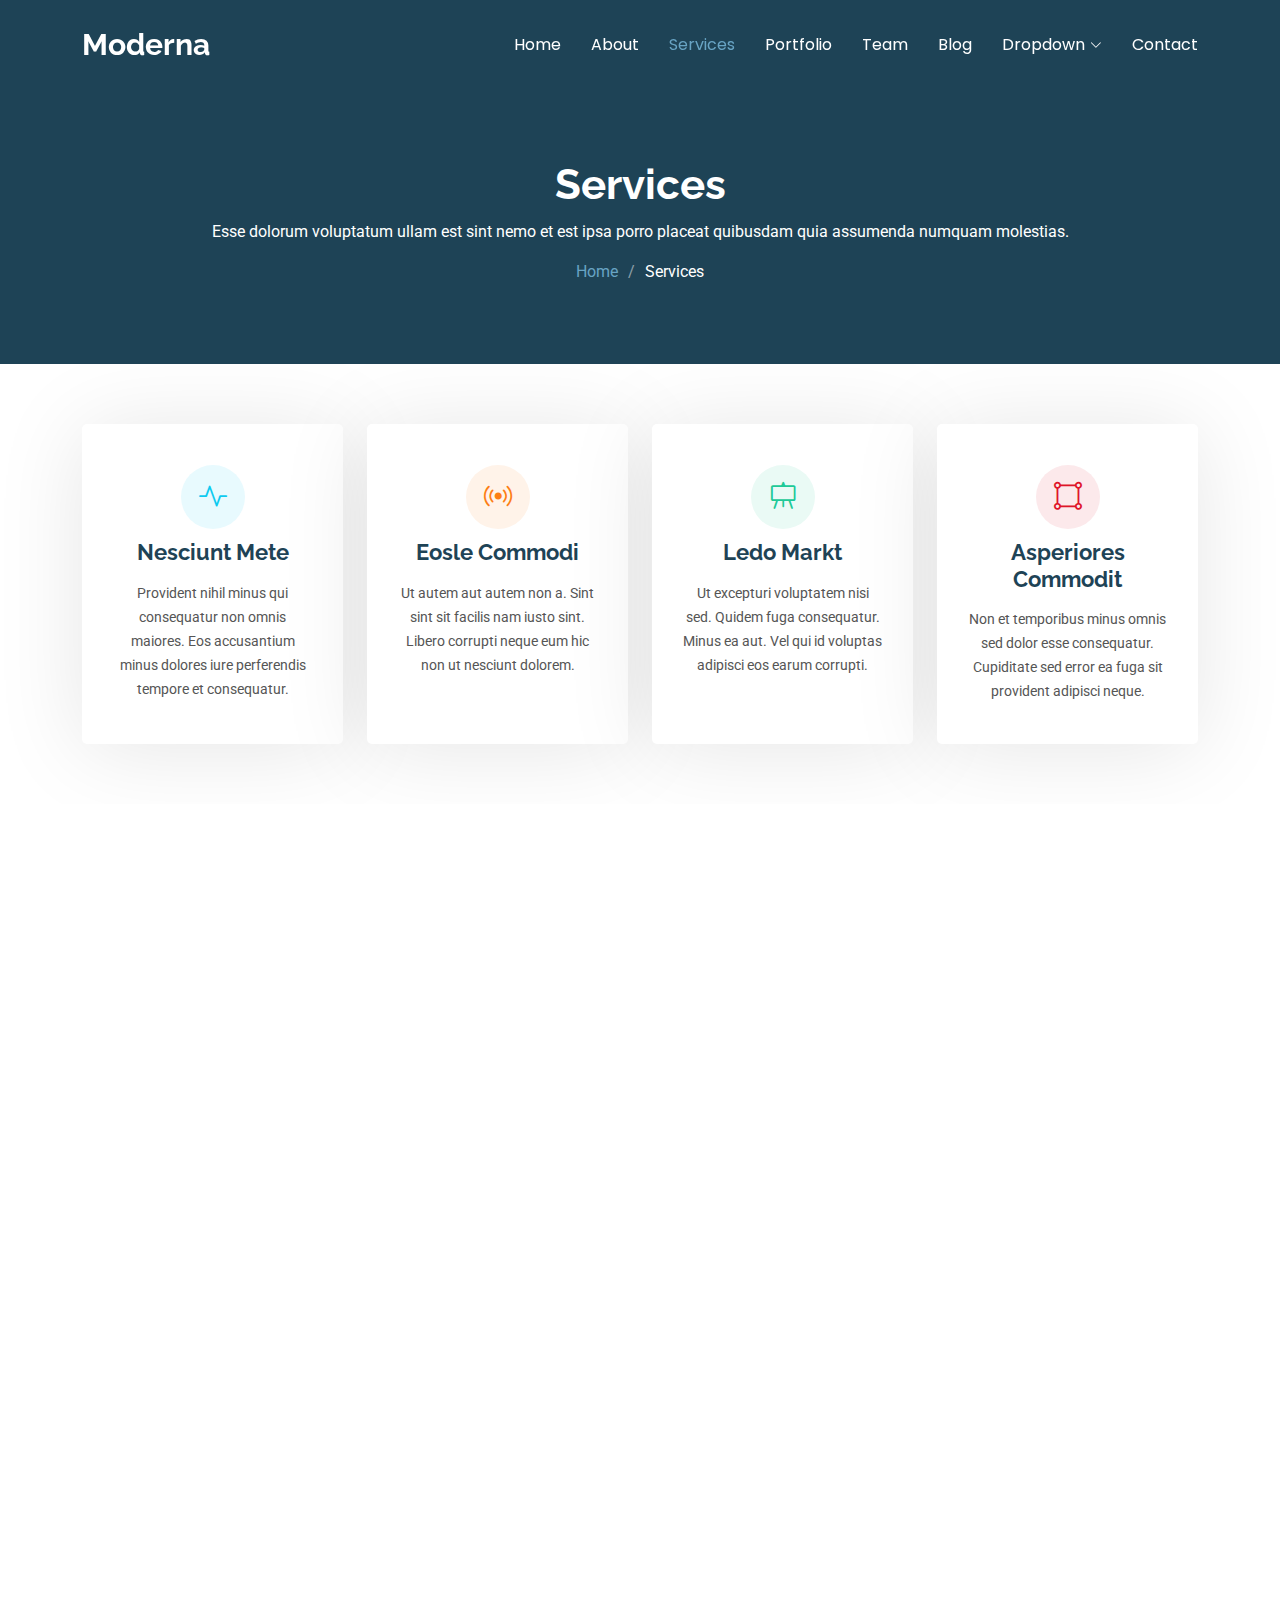
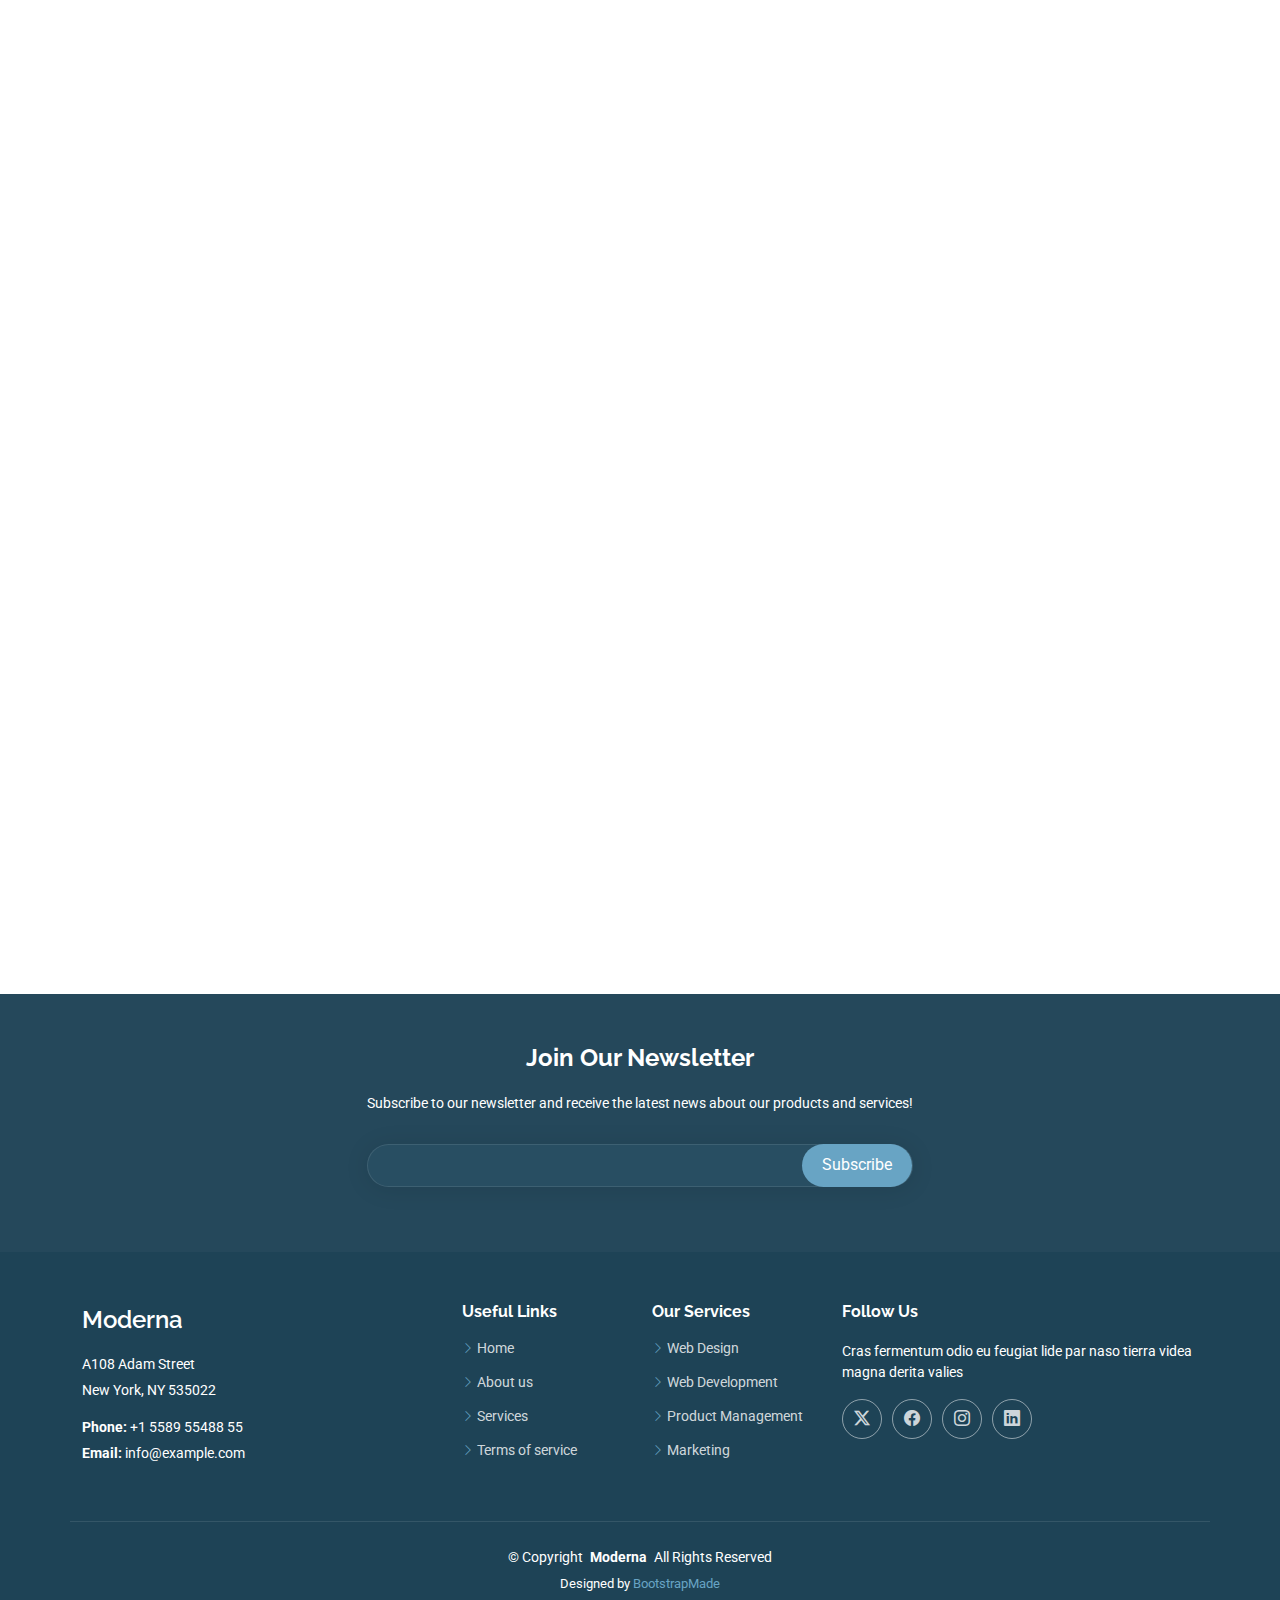
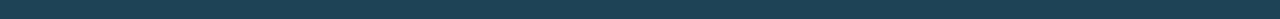
<file: services.html>
<!DOCTYPE html>
<html lang="en">

<head>
  <meta charset="utf-8">
  <meta content="width=device-width, initial-scale=1.0" name="viewport">
  <title>Services - Moderna Bootstrap Template</title>
  <meta name="description" content="">
  <meta name="keywords" content="">

  <!-- Favicons -->
  <link href="assets/img/favicon.png" rel="icon">
  <link href="assets/img/apple-touch-icon.png" rel="apple-touch-icon">

  <!-- Fonts -->
  <link href="https://fonts.googleapis.com" rel="preconnect">
  <link href="https://fonts.gstatic.com" rel="preconnect" crossorigin>
  <link href="https://fonts.googleapis.com/css2?family=Roboto:ital,wght@0,100;0,300;0,400;0,500;0,700;0,900;1,100;1,300;1,400;1,500;1,700;1,900&family=Poppins:ital,wght@0,100;0,200;0,300;0,400;0,500;0,600;0,700;0,800;0,900;1,100;1,200;1,300;1,400;1,500;1,600;1,700;1,800;1,900&family=Raleway:ital,wght@0,100;0,200;0,300;0,400;0,500;0,600;0,700;0,800;0,900;1,100;1,200;1,300;1,400;1,500;1,600;1,700;1,800;1,900&display=swap" rel="stylesheet">

  <!-- Vendor CSS Files -->
  <link href="assets/vendor/bootstrap/css/bootstrap.min.css" rel="stylesheet">
  <link href="assets/vendor/bootstrap-icons/bootstrap-icons.css" rel="stylesheet">
  <link href="assets/vendor/aos/aos.css" rel="stylesheet">
  <link href="assets/vendor/glightbox/css/glightbox.min.css" rel="stylesheet">
  <link href="assets/vendor/swiper/swiper-bundle.min.css" rel="stylesheet">

  <!-- Main CSS File -->
  <link href="assets/css/main.css" rel="stylesheet">

  <!-- =======================================================
  * Template Name: Moderna
  * Template URL: https://bootstrapmade.com/free-bootstrap-template-corporate-moderna/
  * Updated: Aug 07 2024 with Bootstrap v5.3.3
  * Author: BootstrapMade.com
  * License: https://bootstrapmade.com/license/
  ======================================================== -->
</head>

<body class="services-page">

  <header id="header" class="header d-flex align-items-center fixed-top">
    <div class="container-fluid container-xl position-relative d-flex align-items-center justify-content-between">

      <a href="index.html" class="logo d-flex align-items-center">
        <!-- Uncomment the line below if you also wish to use an image logo -->
        <!-- <img src="assets/img/logo.png" alt=""> -->
        <h1 class="sitename">Moderna</h1>
      </a>

      <nav id="navmenu" class="navmenu">
        <ul>
          <li><a href="index.html">Home</a></li>
          <li><a href="about.html">About</a></li>
          <li><a href="services.html" class="active">Services</a></li>
          <li><a href="portfolio.html">Portfolio</a></li>
          <li><a href="team.html">Team</a></li>
          <li><a href="blog.html">Blog</a></li>
          <li class="dropdown"><a href="#"><span>Dropdown</span> <i class="bi bi-chevron-down toggle-dropdown"></i></a>
            <ul>
              <li><a href="#">Dropdown 1</a></li>
              <li class="dropdown"><a href="#"><span>Deep Dropdown</span> <i class="bi bi-chevron-down toggle-dropdown"></i></a>
                <ul>
                  <li><a href="#">Deep Dropdown 1</a></li>
                  <li><a href="#">Deep Dropdown 2</a></li>
                  <li><a href="#">Deep Dropdown 3</a></li>
                  <li><a href="#">Deep Dropdown 4</a></li>
                  <li><a href="#">Deep Dropdown 5</a></li>
                </ul>
              </li>
              <li><a href="#">Dropdown 2</a></li>
              <li><a href="#">Dropdown 3</a></li>
              <li><a href="#">Dropdown 4</a></li>
            </ul>
          </li>
          <li><a href="contact.html">Contact</a></li>
        </ul>
        <i class="mobile-nav-toggle d-xl-none bi bi-list"></i>
      </nav>

    </div>
  </header>

  <main class="main">

    <!-- Page Title -->
    <div class="page-title dark-background">
      <div class="container position-relative">
        <h1>Services</h1>
        <p>Esse dolorum voluptatum ullam est sint nemo et est ipsa porro placeat quibusdam quia assumenda numquam molestias.</p>
        <nav class="breadcrumbs">
          <ol>
            <li><a href="index.html">Home</a></li>
            <li class="current">Services</li>
          </ol>
        </nav>
      </div>
    </div><!-- End Page Title -->

    <!-- Featured Services Section -->
    <section id="featured-services" class="featured-services section">

      <div class="container">

        <div class="row gy-4">

          <div class="col-lg-3 col-md-6" data-aos="fade-up" data-aos-delay="100">
            <div class="service-item item-cyan position-relative">
              <div class="icon">
                <i class="bi bi-activity"></i>
              </div>
              <a href="service-details.html" class="stretched-link">
                <h3>Nesciunt Mete</h3>
              </a>
              <p>Provident nihil minus qui consequatur non omnis maiores. Eos accusantium minus dolores iure perferendis tempore et consequatur.</p>
            </div>
          </div><!-- End Service Item -->

          <div class="col-lg-3 col-md-6" data-aos="fade-up" data-aos-delay="200">
            <div class="service-item item-orange position-relative">
              <div class="icon">
                <i class="bi bi-broadcast"></i>
              </div>
              <a href="service-details.html" class="stretched-link">
                <h3>Eosle Commodi</h3>
              </a>
              <p>Ut autem aut autem non a. Sint sint sit facilis nam iusto sint. Libero corrupti neque eum hic non ut nesciunt dolorem.</p>
            </div>
          </div><!-- End Service Item -->

          <div class="col-lg-3 col-md-6" data-aos="fade-up" data-aos-delay="300">
            <div class="service-item item-teal position-relative">
              <div class="icon">
                <i class="bi bi-easel"></i>
              </div>
              <a href="service-details.html" class="stretched-link">
                <h3>Ledo Markt</h3>
              </a>
              <p>Ut excepturi voluptatem nisi sed. Quidem fuga consequatur. Minus ea aut. Vel qui id voluptas adipisci eos earum corrupti.</p>
            </div>
          </div><!-- End Service Item -->

          <div class="col-lg-3 col-md-6" data-aos="fade-up" data-aos-delay="400">
            <div class="service-item item-red position-relative">
              <div class="icon">
                <i class="bi bi-bounding-box-circles"></i>
              </div>
              <a href="service-details.html" class="stretched-link">
                <h3>Asperiores Commodit</h3>
              </a>
              <p>Non et temporibus minus omnis sed dolor esse consequatur. Cupiditate sed error ea fuga sit provident adipisci neque.</p>
              <a href="service-details.html" class="stretched-link"></a>
            </div>
          </div><!-- End Service Item -->
        </div>

      </div>

    </section><!-- /Featured Services Section -->

    <!-- Services Section -->
    <section id="services" class="services section">

      <div class="container" data-aos="fade-up" data-aos-delay="100">

        <div class="row gy-4">

          <div class="col-lg-6" data-aos="zoom-in" data-aos-delay="200">
            <div class="service-item position-relative">
              <div class="img">
                <img src="assets/img/services-1.jpg" class="img-fluid" alt="">
              </div>
              <div class="details">
                <a href="service-details.html" class="stretched-link">
                  <h3>Nesciunt Mete</h3>
                </a>
                <p>Provident nihil minus qui consequatur non omnis maiores. Eos accusantium minus dolores iure perferendis.</p>
              </div>
            </div>
          </div><!-- End Service Item -->

          <div class="col-lg-6" data-aos="zoom-in" data-aos-delay="300">
            <div class="service-item position-relative">
              <div class="img">
                <img src="assets/img/services-2.jpg" class="img-fluid" alt="">
              </div>
              <div class="details">
                <a href="service-details.html" class="stretched-link">
                  <h3>Eosle Commodi</h3>
                </a>
                <p>Ut autem aut autem non a. Sint sint sit facilis nam iusto sint. Libero corrupti neque eum hic non ut nesciunt dolorem.</p>
              </div>
            </div>
          </div><!-- End Service Item -->

          <div class="col-lg-6" data-aos="zoom-in" data-aos-delay="400">
            <div class="service-item position-relative">
              <div class="img">
                <img src="assets/img/services-3.jpg" class="img-fluid" alt="">
              </div>
              <div class="details">
                <a href="service-details.html" class="stretched-link">
                  <h3>Ledo Markt</h3>
                </a>
                <p>Ut excepturi voluptatem nisi sed. Quidem fuga consequatur. Minus ea aut. Vel qui id voluptas adipisci eos earum corrupti.</p>
              </div>
            </div>
          </div><!-- End Service Item -->

          <div class="col-lg-6" data-aos="zoom-in" data-aos-delay="500">
            <div class="service-item position-relative">
              <div class="img">
                <img src="assets/img/services-4.jpg" class="img-fluid" alt="">
              </div>
              <div class="details">
                <a href="service-details.html" class="stretched-link">
                  <h3>Asperiores Commodit</h3>
                </a>
                <p>Non et temporibus minus omnis sed dolor esse consequatur. Cupiditate sed error ea fuga sit provident adipisci neque.</p>
                <a href="service-details.html" class="stretched-link"></a>
              </div>
            </div>
          </div><!-- End Service Item -->

        </div>

      </div>

    </section><!-- /Services Section -->

    <!-- Pricing Section -->
    <section id="pricing" class="pricing section">

      <!-- Section Title -->
      <div class="container section-title" data-aos="fade-up">
        <h2>Pricing</h2>
        <p>Necessitatibus eius consequatur ex aliquid fuga eum quidem sint consectetur velit</p>
      </div><!-- End Section Title -->

      <div class="container">

        <div class="row g-4 g-lg-0">

          <div class="col-lg-4" data-aos="zoom-in" data-aos-delay="100">
            <div class="pricing-item">
              <h3>Free Plan</h3>
              <h4><sup>$</sup>0<span> / month</span></h4>
              <ul>
                <li><i class="bi bi-check"></i> <span>Quam adipiscing vitae proin</span></li>
                <li><i class="bi bi-check"></i> <span>Nec feugiat nisl pretium</span></li>
                <li><i class="bi bi-check"></i> <span>Nulla at volutpat diam uteera</span></li>
                <li class="na"><i class="bi bi-x"></i> <span>Pharetra massa massa ultricies</span></li>
                <li class="na"><i class="bi bi-x"></i> <span>Massa ultricies mi quis hendrerit</span></li>
              </ul>
              <div class="text-center"><a href="#" class="buy-btn">Buy Now</a></div>
            </div>
          </div><!-- End Pricing Item -->

          <div class="col-lg-4 featured" data-aos="zoom-in" data-aos-delay="200">
            <div class="pricing-item">
              <h3>Business Plan</h3>
              <h4><sup>$</sup>29<span> / month</span></h4>
              <ul>
                <li><i class="bi bi-check"></i> <span>Quam adipiscing vitae proin</span></li>
                <li><i class="bi bi-check"></i> <span>Nec feugiat nisl pretium</span></li>
                <li><i class="bi bi-check"></i> <span>Nulla at volutpat diam uteera</span></li>
                <li><i class="bi bi-check"></i> <span>Pharetra massa massa ultricies</span></li>
                <li><i class="bi bi-check"></i> <span>Massa ultricies mi quis hendrerit</span></li>
              </ul>
              <div class="text-center"><a href="#" class="buy-btn">Buy Now</a></div>
            </div>
          </div><!-- End Pricing Item -->

          <div class="col-lg-4" data-aos="zoom-in" data-aos-delay="100">
            <div class="pricing-item">
              <h3>Developer Plan</h3>
              <h4><sup>$</sup>49<span> / month</span></h4>
              <ul>
                <li><i class="bi bi-check"></i> <span>Quam adipiscing vitae proin</span></li>
                <li><i class="bi bi-check"></i> <span>Nec feugiat nisl pretium</span></li>
                <li><i class="bi bi-check"></i> <span>Nulla at volutpat diam uteera</span></li>
                <li><i class="bi bi-check"></i> <span>Pharetra massa massa ultricies</span></li>
                <li><i class="bi bi-check"></i> <span>Massa ultricies mi quis hendrerit</span></li>
              </ul>
              <div class="text-center"><a href="#" class="buy-btn">Buy Now</a></div>
            </div>
          </div><!-- End Pricing Item -->

        </div>

      </div>

    </section><!-- /Pricing Section -->

  </main>

  <footer id="footer" class="footer dark-background">

    <div class="footer-newsletter">
      <div class="container">
        <div class="row justify-content-center text-center">
          <div class="col-lg-6">
            <h4>Join Our Newsletter</h4>
            <p>Subscribe to our newsletter and receive the latest news about our products and services!</p>
            <form action="forms/newsletter.php" method="post" class="php-email-form">
              <div class="newsletter-form"><input type="email" name="email"><input type="submit" value="Subscribe"></div>
              <div class="loading">Loading</div>
              <div class="error-message"></div>
              <div class="sent-message">Your subscription request has been sent. Thank you!</div>
            </form>
          </div>
        </div>
      </div>
    </div>

    <div class="container footer-top">
      <div class="row gy-4">
        <div class="col-lg-4 col-md-6 footer-about">
          <a href="index.html" class="d-flex align-items-center">
            <span class="sitename">Moderna</span>
          </a>
          <div class="footer-contact pt-3">
            <p>A108 Adam Street</p>
            <p>New York, NY 535022</p>
            <p class="mt-3"><strong>Phone:</strong> <span>+1 5589 55488 55</span></p>
            <p><strong>Email:</strong> <span>info@example.com</span></p>
          </div>
        </div>

        <div class="col-lg-2 col-md-3 footer-links">
          <h4>Useful Links</h4>
          <ul>
            <li><i class="bi bi-chevron-right"></i> <a href="#">Home</a></li>
            <li><i class="bi bi-chevron-right"></i> <a href="#">About us</a></li>
            <li><i class="bi bi-chevron-right"></i> <a href="#">Services</a></li>
            <li><i class="bi bi-chevron-right"></i> <a href="#">Terms of service</a></li>
          </ul>
        </div>

        <div class="col-lg-2 col-md-3 footer-links">
          <h4>Our Services</h4>
          <ul>
            <li><i class="bi bi-chevron-right"></i> <a href="#">Web Design</a></li>
            <li><i class="bi bi-chevron-right"></i> <a href="#">Web Development</a></li>
            <li><i class="bi bi-chevron-right"></i> <a href="#">Product Management</a></li>
            <li><i class="bi bi-chevron-right"></i> <a href="#">Marketing</a></li>
          </ul>
        </div>

        <div class="col-lg-4 col-md-12">
          <h4>Follow Us</h4>
          <p>Cras fermentum odio eu feugiat lide par naso tierra videa magna derita valies</p>
          <div class="social-links d-flex">
            <a href=""><i class="bi bi-twitter-x"></i></a>
            <a href=""><i class="bi bi-facebook"></i></a>
            <a href=""><i class="bi bi-instagram"></i></a>
            <a href=""><i class="bi bi-linkedin"></i></a>
          </div>
        </div>

      </div>
    </div>

    <div class="container copyright text-center mt-4">
      <p>© <span>Copyright</span> <strong class="px-1 sitename">Moderna</strong> <span>All Rights Reserved</span></p>
      <div class="credits">
        <!-- All the links in the footer should remain intact. -->
        <!-- You can delete the links only if you've purchased the pro version. -->
        <!-- Licensing information: https://bootstrapmade.com/license/ -->
        <!-- Purchase the pro version with working PHP/AJAX contact form: [buy-url] -->
        Designed by <a href="https://bootstrapmade.com/">BootstrapMade</a>
      </div>
    </div>

  </footer>

  <!-- Scroll Top -->
  <a href="#" id="scroll-top" class="scroll-top d-flex align-items-center justify-content-center"><i class="bi bi-arrow-up-short"></i></a>

  <!-- Preloader -->
  <div id="preloader"></div>

  <!-- Vendor JS Files -->
  <script src="assets/vendor/bootstrap/js/bootstrap.bundle.min.js"></script>
  <script src="assets/vendor/php-email-form/validate.js"></script>
  <script src="assets/vendor/aos/aos.js"></script>
  <script src="assets/vendor/glightbox/js/glightbox.min.js"></script>
  <script src="assets/vendor/purecounter/purecounter_vanilla.js"></script>
  <script src="assets/vendor/swiper/swiper-bundle.min.js"></script>
  <script src="assets/vendor/waypoints/noframework.waypoints.js"></script>
  <script src="assets/vendor/imagesloaded/imagesloaded.pkgd.min.js"></script>
  <script src="assets/vendor/isotope-layout/isotope.pkgd.min.js"></script>

  <!-- Main JS File -->
  <script src="assets/js/main.js"></script>

</body>

</html>
</file>
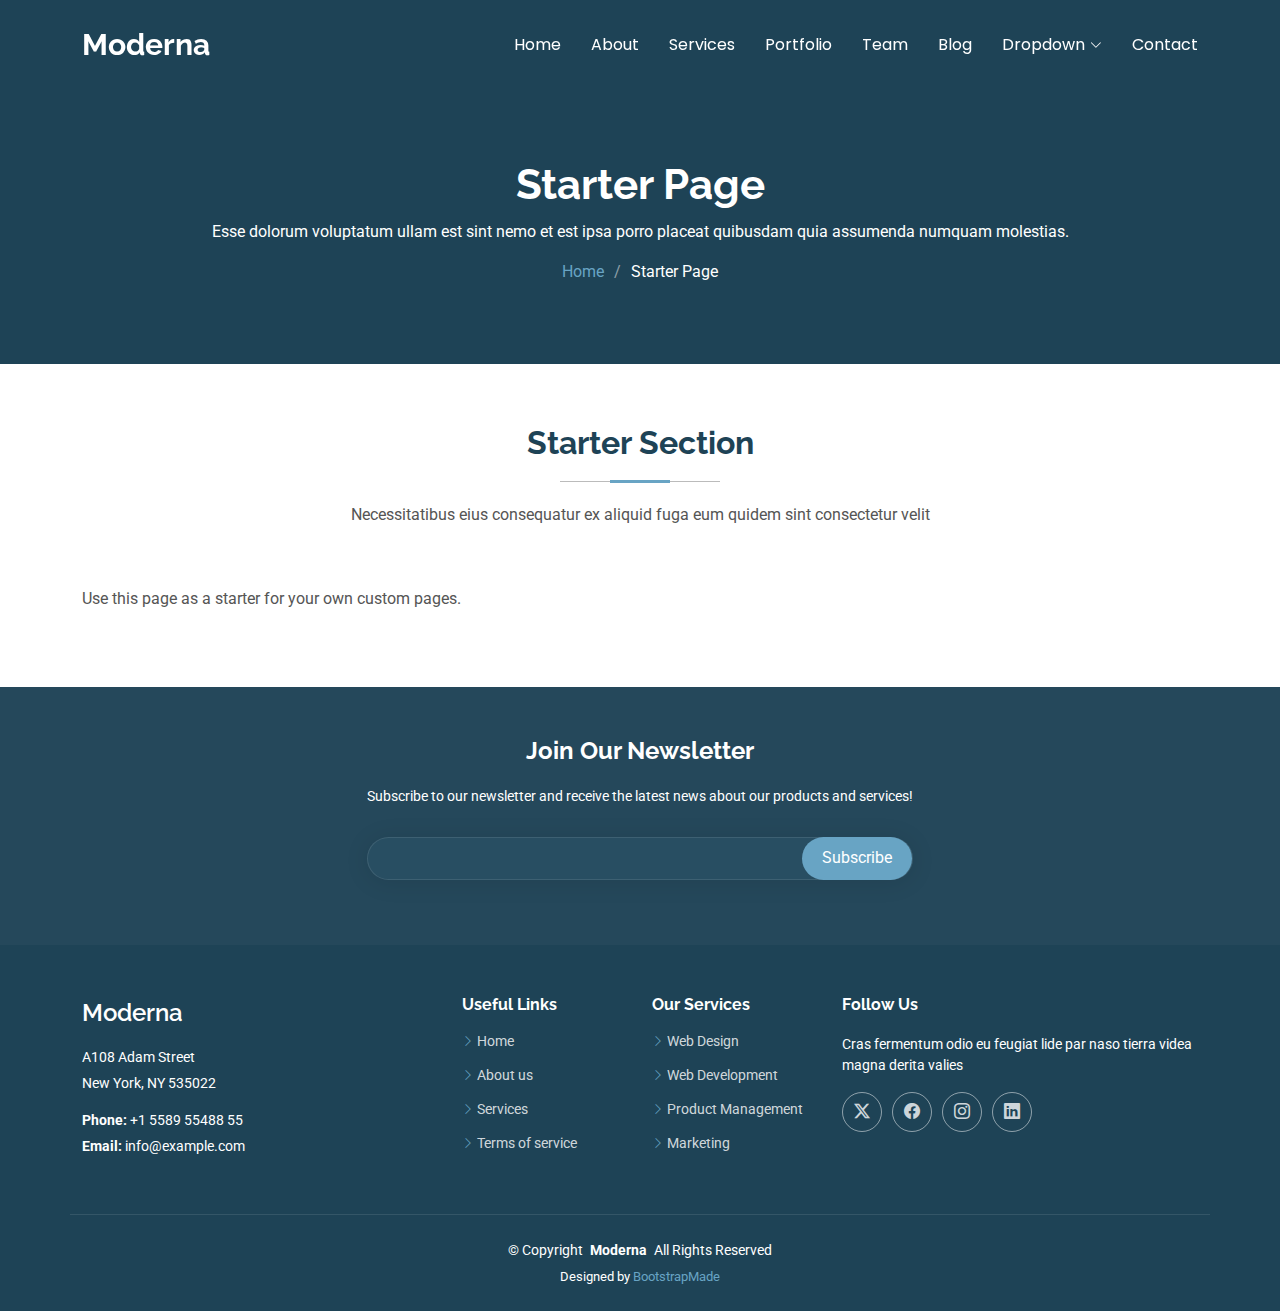
<file: starter-page.html>
<!DOCTYPE html>
<html lang="en">

<head>
  <meta charset="utf-8">
  <meta content="width=device-width, initial-scale=1.0" name="viewport">
  <title>Starter Page - Moderna Bootstrap Template</title>
  <meta name="description" content="">
  <meta name="keywords" content="">

  <!-- Favicons -->
  <link href="assets/img/favicon.png" rel="icon">
  <link href="assets/img/apple-touch-icon.png" rel="apple-touch-icon">

  <!-- Fonts -->
  <link href="https://fonts.googleapis.com" rel="preconnect">
  <link href="https://fonts.gstatic.com" rel="preconnect" crossorigin>
  <link href="https://fonts.googleapis.com/css2?family=Roboto:ital,wght@0,100;0,300;0,400;0,500;0,700;0,900;1,100;1,300;1,400;1,500;1,700;1,900&family=Poppins:ital,wght@0,100;0,200;0,300;0,400;0,500;0,600;0,700;0,800;0,900;1,100;1,200;1,300;1,400;1,500;1,600;1,700;1,800;1,900&family=Raleway:ital,wght@0,100;0,200;0,300;0,400;0,500;0,600;0,700;0,800;0,900;1,100;1,200;1,300;1,400;1,500;1,600;1,700;1,800;1,900&display=swap" rel="stylesheet">

  <!-- Vendor CSS Files -->
  <link href="assets/vendor/bootstrap/css/bootstrap.min.css" rel="stylesheet">
  <link href="assets/vendor/bootstrap-icons/bootstrap-icons.css" rel="stylesheet">
  <link href="assets/vendor/aos/aos.css" rel="stylesheet">
  <link href="assets/vendor/glightbox/css/glightbox.min.css" rel="stylesheet">
  <link href="assets/vendor/swiper/swiper-bundle.min.css" rel="stylesheet">

  <!-- Main CSS File -->
  <link href="assets/css/main.css" rel="stylesheet">

  <!-- =======================================================
  * Template Name: Moderna
  * Template URL: https://bootstrapmade.com/free-bootstrap-template-corporate-moderna/
  * Updated: Aug 07 2024 with Bootstrap v5.3.3
  * Author: BootstrapMade.com
  * License: https://bootstrapmade.com/license/
  ======================================================== -->
</head>

<body class="starter-page-page">

  <header id="header" class="header d-flex align-items-center fixed-top">
    <div class="container-fluid container-xl position-relative d-flex align-items-center justify-content-between">

      <a href="index.html" class="logo d-flex align-items-center">
        <!-- Uncomment the line below if you also wish to use an image logo -->
        <!-- <img src="assets/img/logo.png" alt=""> -->
        <h1 class="sitename">Moderna</h1>
      </a>

      <nav id="navmenu" class="navmenu">
        <ul>
          <li><a href="index.html">Home</a></li>
          <li><a href="about.html">About</a></li>
          <li><a href="services.html">Services</a></li>
          <li><a href="portfolio.html">Portfolio</a></li>
          <li><a href="team.html">Team</a></li>
          <li><a href="blog.html">Blog</a></li>
          <li class="dropdown"><a href="#"><span>Dropdown</span> <i class="bi bi-chevron-down toggle-dropdown"></i></a>
            <ul>
              <li><a href="#">Dropdown 1</a></li>
              <li class="dropdown"><a href="#"><span>Deep Dropdown</span> <i class="bi bi-chevron-down toggle-dropdown"></i></a>
                <ul>
                  <li><a href="#">Deep Dropdown 1</a></li>
                  <li><a href="#">Deep Dropdown 2</a></li>
                  <li><a href="#">Deep Dropdown 3</a></li>
                  <li><a href="#">Deep Dropdown 4</a></li>
                  <li><a href="#">Deep Dropdown 5</a></li>
                </ul>
              </li>
              <li><a href="#">Dropdown 2</a></li>
              <li><a href="#">Dropdown 3</a></li>
              <li><a href="#">Dropdown 4</a></li>
            </ul>
          </li>
          <li><a href="contact.html">Contact</a></li>
        </ul>
        <i class="mobile-nav-toggle d-xl-none bi bi-list"></i>
      </nav>

    </div>
  </header>

  <main class="main">

    <!-- Page Title -->
    <div class="page-title dark-background">
      <div class="container position-relative">
        <h1>Starter Page</h1>
        <p>Esse dolorum voluptatum ullam est sint nemo et est ipsa porro placeat quibusdam quia assumenda numquam molestias.</p>
        <nav class="breadcrumbs">
          <ol>
            <li><a href="index.html">Home</a></li>
            <li class="current">Starter Page</li>
          </ol>
        </nav>
      </div>
    </div><!-- End Page Title -->

    <!-- Starter Section Section -->
    <section id="starter-section" class="starter-section section">

      <!-- Section Title -->
      <div class="container section-title" data-aos="fade-up">
        <h2>Starter Section</h2>
        <p>Necessitatibus eius consequatur ex aliquid fuga eum quidem sint consectetur velit</p>
      </div><!-- End Section Title -->

      <div class="container" data-aos="fade-up">
        <p>Use this page as a starter for your own custom pages.</p>
      </div>

    </section><!-- /Starter Section Section -->

  </main>

  <footer id="footer" class="footer dark-background">

    <div class="footer-newsletter">
      <div class="container">
        <div class="row justify-content-center text-center">
          <div class="col-lg-6">
            <h4>Join Our Newsletter</h4>
            <p>Subscribe to our newsletter and receive the latest news about our products and services!</p>
            <form action="forms/newsletter.php" method="post" class="php-email-form">
              <div class="newsletter-form"><input type="email" name="email"><input type="submit" value="Subscribe"></div>
              <div class="loading">Loading</div>
              <div class="error-message"></div>
              <div class="sent-message">Your subscription request has been sent. Thank you!</div>
            </form>
          </div>
        </div>
      </div>
    </div>

    <div class="container footer-top">
      <div class="row gy-4">
        <div class="col-lg-4 col-md-6 footer-about">
          <a href="index.html" class="d-flex align-items-center">
            <span class="sitename">Moderna</span>
          </a>
          <div class="footer-contact pt-3">
            <p>A108 Adam Street</p>
            <p>New York, NY 535022</p>
            <p class="mt-3"><strong>Phone:</strong> <span>+1 5589 55488 55</span></p>
            <p><strong>Email:</strong> <span>info@example.com</span></p>
          </div>
        </div>

        <div class="col-lg-2 col-md-3 footer-links">
          <h4>Useful Links</h4>
          <ul>
            <li><i class="bi bi-chevron-right"></i> <a href="#">Home</a></li>
            <li><i class="bi bi-chevron-right"></i> <a href="#">About us</a></li>
            <li><i class="bi bi-chevron-right"></i> <a href="#">Services</a></li>
            <li><i class="bi bi-chevron-right"></i> <a href="#">Terms of service</a></li>
          </ul>
        </div>

        <div class="col-lg-2 col-md-3 footer-links">
          <h4>Our Services</h4>
          <ul>
            <li><i class="bi bi-chevron-right"></i> <a href="#">Web Design</a></li>
            <li><i class="bi bi-chevron-right"></i> <a href="#">Web Development</a></li>
            <li><i class="bi bi-chevron-right"></i> <a href="#">Product Management</a></li>
            <li><i class="bi bi-chevron-right"></i> <a href="#">Marketing</a></li>
          </ul>
        </div>

        <div class="col-lg-4 col-md-12">
          <h4>Follow Us</h4>
          <p>Cras fermentum odio eu feugiat lide par naso tierra videa magna derita valies</p>
          <div class="social-links d-flex">
            <a href=""><i class="bi bi-twitter-x"></i></a>
            <a href=""><i class="bi bi-facebook"></i></a>
            <a href=""><i class="bi bi-instagram"></i></a>
            <a href=""><i class="bi bi-linkedin"></i></a>
          </div>
        </div>

      </div>
    </div>

    <div class="container copyright text-center mt-4">
      <p>© <span>Copyright</span> <strong class="px-1 sitename">Moderna</strong> <span>All Rights Reserved</span></p>
      <div class="credits">
        <!-- All the links in the footer should remain intact. -->
        <!-- You can delete the links only if you've purchased the pro version. -->
        <!-- Licensing information: https://bootstrapmade.com/license/ -->
        <!-- Purchase the pro version with working PHP/AJAX contact form: [buy-url] -->
        Designed by <a href="https://bootstrapmade.com/">BootstrapMade</a>
      </div>
    </div>

  </footer>

  <!-- Scroll Top -->
  <a href="#" id="scroll-top" class="scroll-top d-flex align-items-center justify-content-center"><i class="bi bi-arrow-up-short"></i></a>

  <!-- Preloader -->
  <div id="preloader"></div>

  <!-- Vendor JS Files -->
  <script src="assets/vendor/bootstrap/js/bootstrap.bundle.min.js"></script>
  <script src="assets/vendor/php-email-form/validate.js"></script>
  <script src="assets/vendor/aos/aos.js"></script>
  <script src="assets/vendor/glightbox/js/glightbox.min.js"></script>
  <script src="assets/vendor/purecounter/purecounter_vanilla.js"></script>
  <script src="assets/vendor/swiper/swiper-bundle.min.js"></script>
  <script src="assets/vendor/waypoints/noframework.waypoints.js"></script>
  <script src="assets/vendor/imagesloaded/imagesloaded.pkgd.min.js"></script>
  <script src="assets/vendor/isotope-layout/isotope.pkgd.min.js"></script>

  <!-- Main JS File -->
  <script src="assets/js/main.js"></script>

</body>

</html>
</file>
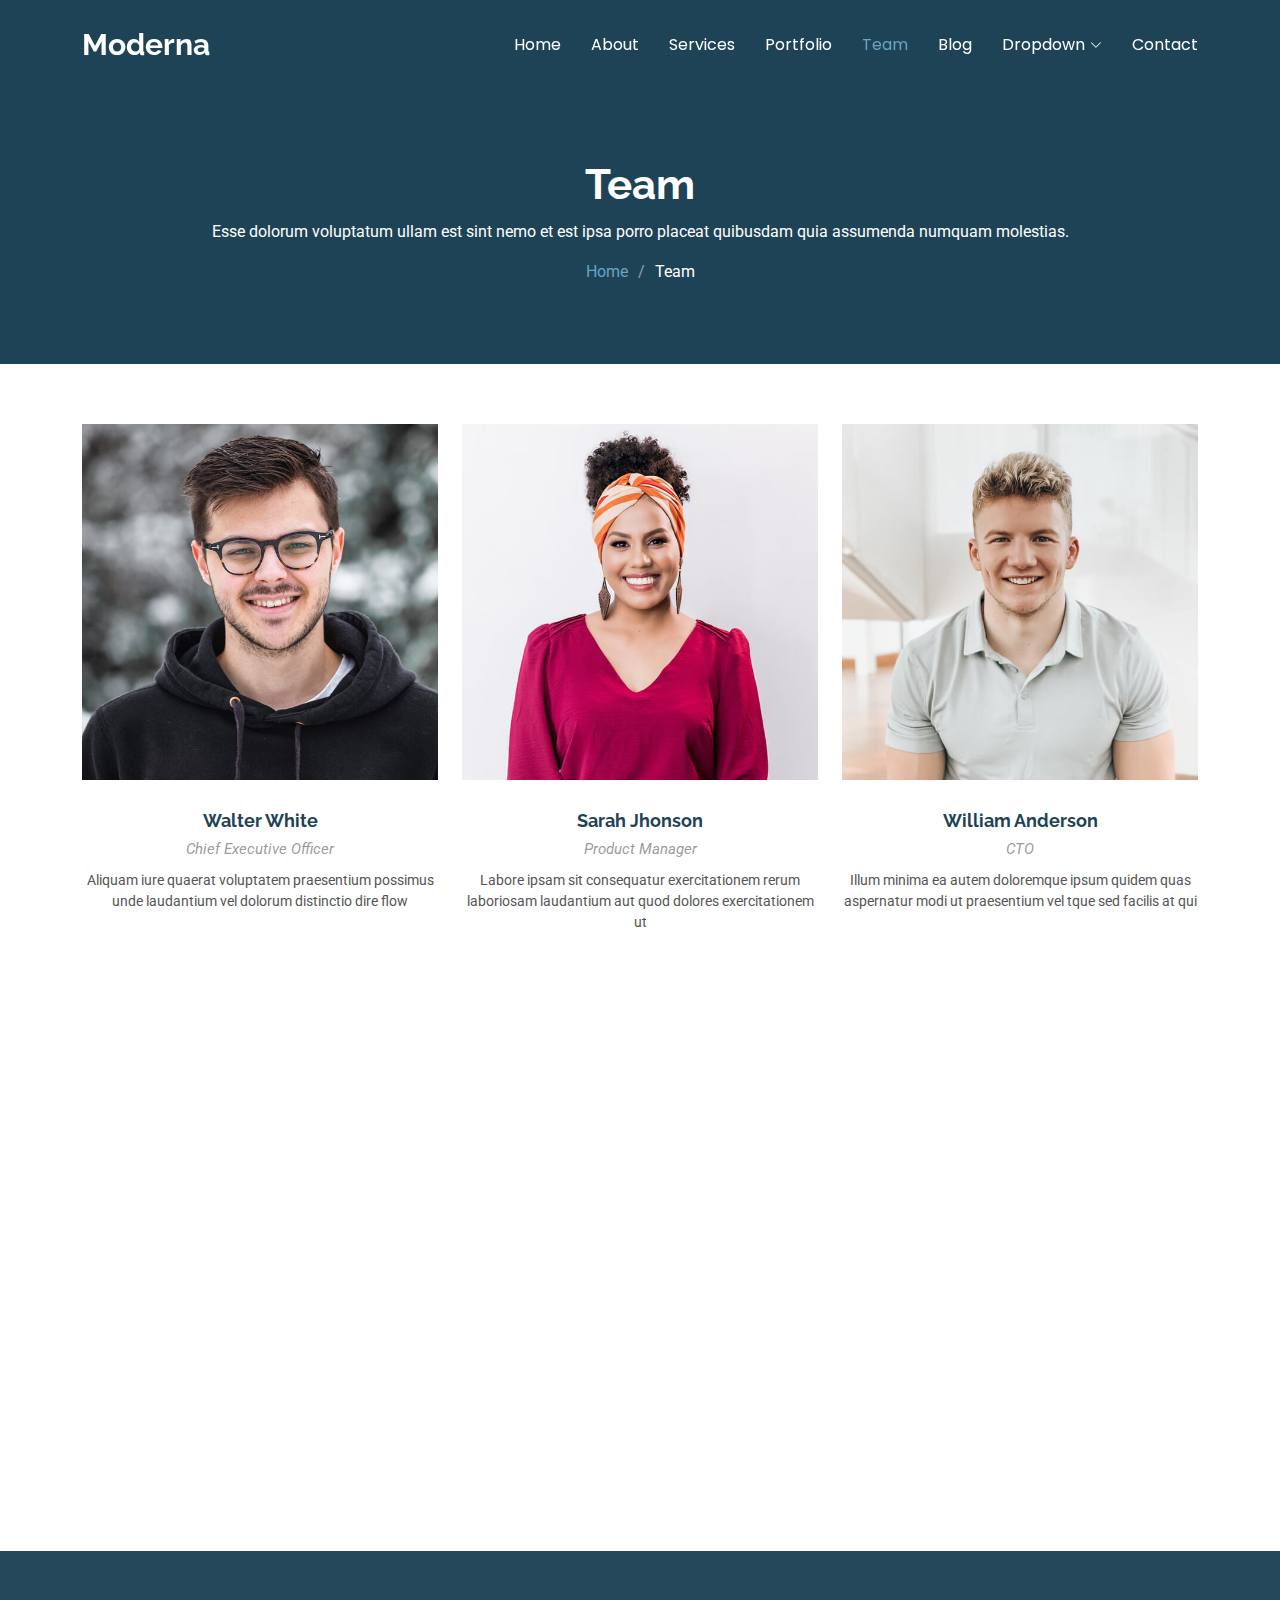
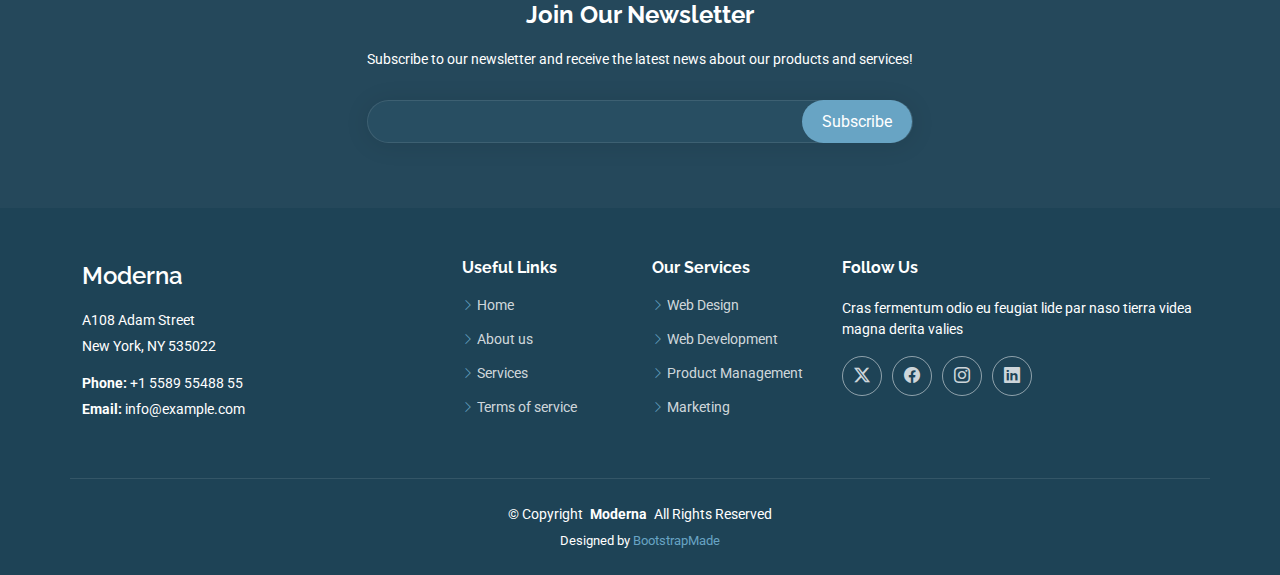
<file: team.html>
<!DOCTYPE html>
<html lang="en">

<head>
  <meta charset="utf-8">
  <meta content="width=device-width, initial-scale=1.0" name="viewport">
  <title>Team - Moderna Bootstrap Template</title>
  <meta name="description" content="">
  <meta name="keywords" content="">

  <!-- Favicons -->
  <link href="assets/img/favicon.png" rel="icon">
  <link href="assets/img/apple-touch-icon.png" rel="apple-touch-icon">

  <!-- Fonts -->
  <link href="https://fonts.googleapis.com" rel="preconnect">
  <link href="https://fonts.gstatic.com" rel="preconnect" crossorigin>
  <link href="https://fonts.googleapis.com/css2?family=Roboto:ital,wght@0,100;0,300;0,400;0,500;0,700;0,900;1,100;1,300;1,400;1,500;1,700;1,900&family=Poppins:ital,wght@0,100;0,200;0,300;0,400;0,500;0,600;0,700;0,800;0,900;1,100;1,200;1,300;1,400;1,500;1,600;1,700;1,800;1,900&family=Raleway:ital,wght@0,100;0,200;0,300;0,400;0,500;0,600;0,700;0,800;0,900;1,100;1,200;1,300;1,400;1,500;1,600;1,700;1,800;1,900&display=swap" rel="stylesheet">

  <!-- Vendor CSS Files -->
  <link href="assets/vendor/bootstrap/css/bootstrap.min.css" rel="stylesheet">
  <link href="assets/vendor/bootstrap-icons/bootstrap-icons.css" rel="stylesheet">
  <link href="assets/vendor/aos/aos.css" rel="stylesheet">
  <link href="assets/vendor/glightbox/css/glightbox.min.css" rel="stylesheet">
  <link href="assets/vendor/swiper/swiper-bundle.min.css" rel="stylesheet">

  <!-- Main CSS File -->
  <link href="assets/css/main.css" rel="stylesheet">

  <!-- =======================================================
  * Template Name: Moderna
  * Template URL: https://bootstrapmade.com/free-bootstrap-template-corporate-moderna/
  * Updated: Aug 07 2024 with Bootstrap v5.3.3
  * Author: BootstrapMade.com
  * License: https://bootstrapmade.com/license/
  ======================================================== -->
</head>

<body class="team-page">

  <header id="header" class="header d-flex align-items-center fixed-top">
    <div class="container-fluid container-xl position-relative d-flex align-items-center justify-content-between">

      <a href="index.html" class="logo d-flex align-items-center">
        <!-- Uncomment the line below if you also wish to use an image logo -->
        <!-- <img src="assets/img/logo.png" alt=""> -->
        <h1 class="sitename">Moderna</h1>
      </a>

      <nav id="navmenu" class="navmenu">
        <ul>
          <li><a href="index.html">Home</a></li>
          <li><a href="about.html">About</a></li>
          <li><a href="services.html">Services</a></li>
          <li><a href="portfolio.html">Portfolio</a></li>
          <li><a href="team.html" class="active">Team</a></li>
          <li><a href="blog.html">Blog</a></li>
          <li class="dropdown"><a href="#"><span>Dropdown</span> <i class="bi bi-chevron-down toggle-dropdown"></i></a>
            <ul>
              <li><a href="#">Dropdown 1</a></li>
              <li class="dropdown"><a href="#"><span>Deep Dropdown</span> <i class="bi bi-chevron-down toggle-dropdown"></i></a>
                <ul>
                  <li><a href="#">Deep Dropdown 1</a></li>
                  <li><a href="#">Deep Dropdown 2</a></li>
                  <li><a href="#">Deep Dropdown 3</a></li>
                  <li><a href="#">Deep Dropdown 4</a></li>
                  <li><a href="#">Deep Dropdown 5</a></li>
                </ul>
              </li>
              <li><a href="#">Dropdown 2</a></li>
              <li><a href="#">Dropdown 3</a></li>
              <li><a href="#">Dropdown 4</a></li>
            </ul>
          </li>
          <li><a href="contact.html">Contact</a></li>
        </ul>
        <i class="mobile-nav-toggle d-xl-none bi bi-list"></i>
      </nav>

    </div>
  </header>

  <main class="main">

    <!-- Page Title -->
    <div class="page-title dark-background">
      <div class="container position-relative">
        <h1>Team</h1>
        <p>Esse dolorum voluptatum ullam est sint nemo et est ipsa porro placeat quibusdam quia assumenda numquam molestias.</p>
        <nav class="breadcrumbs">
          <ol>
            <li><a href="index.html">Home</a></li>
            <li class="current">Team</li>
          </ol>
        </nav>
      </div>
    </div><!-- End Page Title -->

    <!-- Team Section -->
    <section id="team" class="team section">

      <div class="container">

        <div class="row gy-5">

          <div class="col-lg-4 col-md-6 member" data-aos="fade-up" data-aos-delay="100">
            <div class="member-img">
              <img src="assets/img/team/team-1.jpg" class="img-fluid" alt="">
              <div class="social">
                <a href="#"><i class="bi bi-twitter-x"></i></a>
                <a href="#"><i class="bi bi-facebook"></i></a>
                <a href="#"><i class="bi bi-instagram"></i></a>
                <a href="#"><i class="bi bi-linkedin"></i></a>
              </div>
            </div>
            <div class="member-info text-center">
              <h4>Walter White</h4>
              <span>Chief Executive Officer</span>
              <p>Aliquam iure quaerat voluptatem praesentium possimus unde laudantium vel dolorum distinctio dire flow</p>
            </div>
          </div><!-- End Team Member -->

          <div class="col-lg-4 col-md-6 member" data-aos="fade-up" data-aos-delay="200">
            <div class="member-img">
              <img src="assets/img/team/team-2.jpg" class="img-fluid" alt="">
              <div class="social">
                <a href="#"><i class="bi bi-twitter-x"></i></a>
                <a href="#"><i class="bi bi-facebook"></i></a>
                <a href="#"><i class="bi bi-instagram"></i></a>
                <a href="#"><i class="bi bi-linkedin"></i></a>
              </div>
            </div>
            <div class="member-info text-center">
              <h4>Sarah Jhonson</h4>
              <span>Product Manager</span>
              <p>Labore ipsam sit consequatur exercitationem rerum laboriosam laudantium aut quod dolores exercitationem ut</p>
            </div>
          </div><!-- End Team Member -->

          <div class="col-lg-4 col-md-6 member" data-aos="fade-up" data-aos-delay="300">
            <div class="member-img">
              <img src="assets/img/team/team-3.jpg" class="img-fluid" alt="">
              <div class="social">
                <a href="#"><i class="bi bi-twitter-x"></i></a>
                <a href="#"><i class="bi bi-facebook"></i></a>
                <a href="#"><i class="bi bi-instagram"></i></a>
                <a href="#"><i class="bi bi-linkedin"></i></a>
              </div>
            </div>
            <div class="member-info text-center">
              <h4>William Anderson</h4>
              <span>CTO</span>
              <p>Illum minima ea autem doloremque ipsum quidem quas aspernatur modi ut praesentium vel tque sed facilis at qui</p>
            </div>
          </div><!-- End Team Member -->

          <div class="col-lg-4 col-md-6 member" data-aos="fade-up" data-aos-delay="400">
            <div class="member-img">
              <img src="assets/img/team/team-4.jpg" class="img-fluid" alt="">
              <div class="social">
                <a href="#"><i class="bi bi-twitter-x"></i></a>
                <a href="#"><i class="bi bi-facebook"></i></a>
                <a href="#"><i class="bi bi-instagram"></i></a>
                <a href="#"><i class="bi bi-linkedin"></i></a>
              </div>
            </div>
            <div class="member-info text-center">
              <h4>Amanda Jepson</h4>
              <span>Accountant</span>
              <p>Magni voluptatem accusamus assumenda cum nisi aut qui dolorem voluptate sed et veniam quasi quam consectetur</p>
            </div>
          </div><!-- End Team Member -->

          <div class="col-lg-4 col-md-6 member" data-aos="fade-up" data-aos-delay="500">
            <div class="member-img">
              <img src="assets/img/team/team-5.jpg" class="img-fluid" alt="">
              <div class="social">
                <a href="#"><i class="bi bi-twitter-x"></i></a>
                <a href="#"><i class="bi bi-facebook"></i></a>
                <a href="#"><i class="bi bi-instagram"></i></a>
                <a href="#"><i class="bi bi-linkedin"></i></a>
              </div>
            </div>
            <div class="member-info text-center">
              <h4>Brian Doe</h4>
              <span>Marketing</span>
              <p>Qui consequuntur quos accusamus magnam quo est molestiae eius laboriosam sunt doloribus quia impedit laborum velit</p>
            </div>
          </div><!-- End Team Member -->

          <div class="col-lg-4 col-md-6 member" data-aos="fade-up" data-aos-delay="600">
            <div class="member-img">
              <img src="assets/img/team/team-6.jpg" class="img-fluid" alt="">
              <div class="social">
                <a href="#"><i class="bi bi-twitter-x"></i></a>
                <a href="#"><i class="bi bi-facebook"></i></a>
                <a href="#"><i class="bi bi-instagram"></i></a>
                <a href="#"><i class="bi bi-linkedin"></i></a>
              </div>
            </div>
            <div class="member-info text-center">
              <h4>Josepha Palas</h4>
              <span>Operation</span>
              <p>Sint sint eveniet explicabo amet consequatur nesciunt error enim rerum earum et omnis fugit eligendi cupiditate vel</p>
            </div>
          </div><!-- End Team Member -->

        </div>

      </div>

    </section><!-- /Team Section -->

  </main>

  <footer id="footer" class="footer dark-background">

    <div class="footer-newsletter">
      <div class="container">
        <div class="row justify-content-center text-center">
          <div class="col-lg-6">
            <h4>Join Our Newsletter</h4>
            <p>Subscribe to our newsletter and receive the latest news about our products and services!</p>
            <form action="forms/newsletter.php" method="post" class="php-email-form">
              <div class="newsletter-form"><input type="email" name="email"><input type="submit" value="Subscribe"></div>
              <div class="loading">Loading</div>
              <div class="error-message"></div>
              <div class="sent-message">Your subscription request has been sent. Thank you!</div>
            </form>
          </div>
        </div>
      </div>
    </div>

    <div class="container footer-top">
      <div class="row gy-4">
        <div class="col-lg-4 col-md-6 footer-about">
          <a href="index.html" class="d-flex align-items-center">
            <span class="sitename">Moderna</span>
          </a>
          <div class="footer-contact pt-3">
            <p>A108 Adam Street</p>
            <p>New York, NY 535022</p>
            <p class="mt-3"><strong>Phone:</strong> <span>+1 5589 55488 55</span></p>
            <p><strong>Email:</strong> <span>info@example.com</span></p>
          </div>
        </div>

        <div class="col-lg-2 col-md-3 footer-links">
          <h4>Useful Links</h4>
          <ul>
            <li><i class="bi bi-chevron-right"></i> <a href="#">Home</a></li>
            <li><i class="bi bi-chevron-right"></i> <a href="#">About us</a></li>
            <li><i class="bi bi-chevron-right"></i> <a href="#">Services</a></li>
            <li><i class="bi bi-chevron-right"></i> <a href="#">Terms of service</a></li>
          </ul>
        </div>

        <div class="col-lg-2 col-md-3 footer-links">
          <h4>Our Services</h4>
          <ul>
            <li><i class="bi bi-chevron-right"></i> <a href="#">Web Design</a></li>
            <li><i class="bi bi-chevron-right"></i> <a href="#">Web Development</a></li>
            <li><i class="bi bi-chevron-right"></i> <a href="#">Product Management</a></li>
            <li><i class="bi bi-chevron-right"></i> <a href="#">Marketing</a></li>
          </ul>
        </div>

        <div class="col-lg-4 col-md-12">
          <h4>Follow Us</h4>
          <p>Cras fermentum odio eu feugiat lide par naso tierra videa magna derita valies</p>
          <div class="social-links d-flex">
            <a href=""><i class="bi bi-twitter-x"></i></a>
            <a href=""><i class="bi bi-facebook"></i></a>
            <a href=""><i class="bi bi-instagram"></i></a>
            <a href=""><i class="bi bi-linkedin"></i></a>
          </div>
        </div>

      </div>
    </div>

    <div class="container copyright text-center mt-4">
      <p>© <span>Copyright</span> <strong class="px-1 sitename">Moderna</strong> <span>All Rights Reserved</span></p>
      <div class="credits">
        <!-- All the links in the footer should remain intact. -->
        <!-- You can delete the links only if you've purchased the pro version. -->
        <!-- Licensing information: https://bootstrapmade.com/license/ -->
        <!-- Purchase the pro version with working PHP/AJAX contact form: [buy-url] -->
        Designed by <a href="https://bootstrapmade.com/">BootstrapMade</a>
      </div>
    </div>

  </footer>

  <!-- Scroll Top -->
  <a href="#" id="scroll-top" class="scroll-top d-flex align-items-center justify-content-center"><i class="bi bi-arrow-up-short"></i></a>

  <!-- Preloader -->
  <div id="preloader"></div>

  <!-- Vendor JS Files -->
  <script src="assets/vendor/bootstrap/js/bootstrap.bundle.min.js"></script>
  <script src="assets/vendor/php-email-form/validate.js"></script>
  <script src="assets/vendor/aos/aos.js"></script>
  <script src="assets/vendor/glightbox/js/glightbox.min.js"></script>
  <script src="assets/vendor/purecounter/purecounter_vanilla.js"></script>
  <script src="assets/vendor/swiper/swiper-bundle.min.js"></script>
  <script src="assets/vendor/waypoints/noframework.waypoints.js"></script>
  <script src="assets/vendor/imagesloaded/imagesloaded.pkgd.min.js"></script>
  <script src="assets/vendor/isotope-layout/isotope.pkgd.min.js"></script>

  <!-- Main JS File -->
  <script src="assets/js/main.js"></script>

</body>

</html>
</file>
<file: assets/css/main.css>
/**
* Template Name: Moderna
* Template URL: https://bootstrapmade.com/free-bootstrap-template-corporate-moderna/
* Updated: Aug 07 2024 with Bootstrap v5.3.3
* Author: BootstrapMade.com
* License: https://bootstrapmade.com/license/
*/

/*--------------------------------------------------------------
# Font & Color Variables
# Help: https://bootstrapmade.com/color-system/
--------------------------------------------------------------*/
/* Fonts */
:root {
  --default-font: "Roboto",  system-ui, -apple-system, "Segoe UI", Roboto, "Helvetica Neue", Arial, "Noto Sans", "Liberation Sans", sans-serif, "Apple Color Emoji", "Segoe UI Emoji", "Segoe UI Symbol", "Noto Color Emoji";
  --heading-font: "Raleway",  sans-serif;
  --nav-font: "Poppins",  sans-serif;
}

/* Global Colors - The following color variables are used throughout the website. Updating them here will change the color scheme of the entire website */
:root { 
  --background-color: #ffffff; /* Background color for the entire website, including individual sections */
  --default-color: #555555; /* Default color used for the majority of the text content across the entire website */
  --heading-color: #1e4356; /* Color for headings, subheadings and title throughout the website */
  --accent-color: #68a4c4; /* Accent color that represents your brand on the website. It's used for buttons, links, and other elements that need to stand out */
  --surface-color: #ffffff; /* The surface color is used as a background of boxed elements within sections, such as cards, icon boxes, or other elements that require a visual separation from the global background. */
  --contrast-color: #ffffff; /* Contrast color for text, ensuring readability against backgrounds of accent, heading, or default colors. */
}

/* Nav Menu Colors - The following color variables are used specifically for the navigation menu. They are separate from the global colors to allow for more customization options */
:root {
  --nav-color: #ffffff;  /* The default color of the main navmenu links */
  --nav-hover-color: #68a4c4; /* Applied to main navmenu links when they are hovered over or active */
  --nav-mobile-background-color: #ffffff; /* Used as the background color for mobile navigation menu */
  --nav-dropdown-background-color: #ffffff; /* Used as the background color for dropdown items that appear when hovering over primary navigation items */
  --nav-dropdown-color: #555555; /* Used for navigation links of the dropdown items in the navigation menu. */
  --nav-dropdown-hover-color: #68a4c4; /* Similar to --nav-hover-color, this color is applied to dropdown navigation links when they are hovered over. */
}

/* Color Presets - These classes override global colors when applied to any section or element, providing reuse of the sam color scheme. */

.light-background {
  --background-color: #f4f8fb;
  --surface-color: #ffffff;
}

.dark-background {
  --background-color: #1e4356;
  --default-color: #ffffff;
  --heading-color: #ffffff;
  --surface-color: #284e62;
  --contrast-color: #ffffff;
}

/* Smooth scroll */
:root {
  scroll-behavior: smooth;
}

/*--------------------------------------------------------------
# General Styling & Shared Classes
--------------------------------------------------------------*/
body {
  color: var(--default-color);
  background-color: var(--background-color);
  font-family: var(--default-font);
}

a {
  color: var(--accent-color);
  text-decoration: none;
  transition: 0.3s;
}

a:hover {
  color: color-mix(in srgb, var(--accent-color), transparent 25%);
  text-decoration: none;
}

h1,
h2,
h3,
h4,
h5,
h6 {
  color: var(--heading-color);
  font-family: var(--heading-font);
}

/* PHP Email Form Messages
------------------------------*/
.php-email-form .error-message {
  display: none;
  background: #df1529;
  color: #ffffff;
  text-align: left;
  padding: 15px;
  margin-bottom: 24px;
  font-weight: 600;
}

.php-email-form .sent-message {
  display: none;
  color: #ffffff;
  background: #059652;
  text-align: center;
  padding: 15px;
  margin-bottom: 24px;
  font-weight: 600;
}

.php-email-form .loading {
  display: none;
  background: var(--surface-color);
  text-align: center;
  padding: 15px;
  margin-bottom: 24px;
}

.php-email-form .loading:before {
  content: "";
  display: inline-block;
  border-radius: 50%;
  width: 24px;
  height: 24px;
  margin: 0 10px -6px 0;
  border: 3px solid var(--accent-color);
  border-top-color: var(--surface-color);
  animation: php-email-form-loading 1s linear infinite;
}

@keyframes php-email-form-loading {
  0% {
    transform: rotate(0deg);
  }

  100% {
    transform: rotate(360deg);
  }
}

/* Pulsating Play Button
------------------------------*/
.pulsating-play-btn {
  width: 94px;
  height: 94px;
  background: radial-gradient(var(--accent-color) 50%, color-mix(in srgb, var(--accent-color), transparent 75%) 52%);
  border-radius: 50%;
  display: block;
  position: relative;
  overflow: hidden;
}

.pulsating-play-btn:before {
  content: "";
  position: absolute;
  width: 120px;
  height: 120px;
  animation-delay: 0s;
  animation: pulsate-play-btn 2s;
  animation-direction: forwards;
  animation-iteration-count: infinite;
  animation-timing-function: steps;
  opacity: 1;
  border-radius: 50%;
  border: 5px solid color-mix(in srgb, var(--accent-color), transparent 30%);
  top: -15%;
  left: -15%;
  background: rgba(198, 16, 0, 0);
}

.pulsating-play-btn:after {
  content: "";
  position: absolute;
  left: 50%;
  top: 50%;
  transform: translateX(-40%) translateY(-50%);
  width: 0;
  height: 0;
  border-top: 10px solid transparent;
  border-bottom: 10px solid transparent;
  border-left: 15px solid #fff;
  z-index: 100;
  transition: all 400ms cubic-bezier(0.55, 0.055, 0.675, 0.19);
}

.pulsating-play-btn:hover:before {
  content: "";
  position: absolute;
  left: 50%;
  top: 50%;
  transform: translateX(-40%) translateY(-50%);
  width: 0;
  height: 0;
  border: none;
  border-top: 10px solid transparent;
  border-bottom: 10px solid transparent;
  border-left: 15px solid #fff;
  z-index: 200;
  animation: none;
  border-radius: 0;
}

.pulsating-play-btn:hover:after {
  border-left: 15px solid var(--accent-color);
  transform: scale(20);
}

@keyframes pulsate-play-btn {
  0% {
    transform: scale(0.6, 0.6);
    opacity: 1;
  }

  100% {
    transform: scale(1, 1);
    opacity: 0;
  }
}

/*--------------------------------------------------------------
# Global Header
--------------------------------------------------------------*/
.header {
  --background-color: rgba(255, 255, 255, 0);
  --default-color: #ffffff;
  --heading-color: #ffffff;
  color: var(--default-color);
  background-color: var(--background-color);
  padding: 15px 0;
  transition: all 0.5s;
  z-index: 997;
}

.header .logo {
  line-height: 1;
}

.header .logo img {
  max-height: 32px;
  margin-right: 8px;
}

.header .logo h1 {
  font-size: 30px;
  margin: 0;
  font-weight: 700;
  color: var(--heading-color);
}

/* Global Header on Scroll
------------------------------*/
.scrolled .header {
  --background-color: #1e4356;
}

/*--------------------------------------------------------------
# Navigation Menu
--------------------------------------------------------------*/
/* Navmenu - Desktop */
@media (min-width: 1200px) {
  .navmenu {
    padding: 0;
  }

  .navmenu ul {
    margin: 0;
    padding: 0;
    display: flex;
    list-style: none;
    align-items: center;
  }

  .navmenu li {
    position: relative;
  }

  .navmenu a,
  .navmenu a:focus {
    color: var(--nav-color);
    padding: 18px 15px;
    font-size: 16px;
    font-family: var(--nav-font);
    font-weight: 400;
    display: flex;
    align-items: center;
    justify-content: space-between;
    white-space: nowrap;
    transition: 0.3s;
  }

  .navmenu a i,
  .navmenu a:focus i {
    font-size: 12px;
    line-height: 0;
    margin-left: 5px;
    transition: 0.3s;
  }

  .navmenu li:last-child a {
    padding-right: 0;
  }

  .navmenu li:hover>a,
  .navmenu .active,
  .navmenu .active:focus {
    color: var(--nav-hover-color);
  }

  .navmenu .dropdown ul {
    margin: 0;
    padding: 10px 0;
    background: var(--nav-dropdown-background-color);
    display: block;
    position: absolute;
    visibility: hidden;
    left: 14px;
    top: 130%;
    opacity: 0;
    transition: 0.3s;
    border-radius: 4px;
    z-index: 99;
    box-shadow: 0px 0px 30px rgba(0, 0, 0, 0.1);
  }

  .navmenu .dropdown ul li {
    min-width: 200px;
  }

  .navmenu .dropdown ul a {
    padding: 10px 20px;
    font-size: 15px;
    text-transform: none;
    color: var(--nav-dropdown-color);
  }

  .navmenu .dropdown ul a i {
    font-size: 12px;
  }

  .navmenu .dropdown ul a:hover,
  .navmenu .dropdown ul .active:hover,
  .navmenu .dropdown ul li:hover>a {
    color: var(--nav-dropdown-hover-color);
  }

  .navmenu .dropdown:hover>ul {
    opacity: 1;
    top: 100%;
    visibility: visible;
  }

  .navmenu .dropdown .dropdown ul {
    top: 0;
    left: -90%;
    visibility: hidden;
  }

  .navmenu .dropdown .dropdown:hover>ul {
    opacity: 1;
    top: 0;
    left: -100%;
    visibility: visible;
  }
}

/* Navmenu - Mobile */
@media (max-width: 1199px) {
  .mobile-nav-toggle {
    color: var(--nav-color);
    font-size: 28px;
    line-height: 0;
    margin-right: 10px;
    cursor: pointer;
    transition: color 0.3s;
  }

  .navmenu {
    padding: 0;
    z-index: 9997;
  }

  .navmenu ul {
    display: none;
    list-style: none;
    position: absolute;
    inset: 60px 20px 20px 20px;
    padding: 10px 0;
    margin: 0;
    border-radius: 6px;
    background-color: var(--nav-mobile-background-color);
    overflow-y: auto;
    transition: 0.3s;
    z-index: 9998;
    box-shadow: 0px 0px 30px rgba(0, 0, 0, 0.1);
  }

  .navmenu a,
  .navmenu a:focus {
    color: var(--nav-dropdown-color);
    padding: 10px 20px;
    font-family: var(--nav-font);
    font-size: 17px;
    font-weight: 500;
    display: flex;
    align-items: center;
    justify-content: space-between;
    white-space: nowrap;
    transition: 0.3s;
  }

  .navmenu a i,
  .navmenu a:focus i {
    font-size: 12px;
    line-height: 0;
    margin-left: 5px;
    width: 30px;
    height: 30px;
    display: flex;
    align-items: center;
    justify-content: center;
    border-radius: 50%;
    transition: 0.3s;
    background-color: color-mix(in srgb, var(--accent-color), transparent 90%);
  }

  .navmenu a i:hover,
  .navmenu a:focus i:hover {
    background-color: var(--accent-color);
    color: var(--contrast-color);
  }

  .navmenu a:hover,
  .navmenu .active,
  .navmenu .active:focus {
    color: var(--nav-dropdown-hover-color);
  }

  .navmenu .active i,
  .navmenu .active:focus i {
    background-color: var(--accent-color);
    color: var(--contrast-color);
    transform: rotate(180deg);
  }

  .navmenu .dropdown ul {
    position: static;
    display: none;
    z-index: 99;
    padding: 10px 0;
    margin: 10px 20px;
    background-color: var(--nav-dropdown-background-color);
    border: 1px solid color-mix(in srgb, var(--default-color), transparent 90%);
    box-shadow: none;
    transition: all 0.5s ease-in-out;
  }

  .navmenu .dropdown ul ul {
    background-color: rgba(33, 37, 41, 0.1);
  }

  .navmenu .dropdown>.dropdown-active {
    display: block;
    background-color: rgba(33, 37, 41, 0.03);
  }

  .mobile-nav-active {
    overflow: hidden;
  }

  .mobile-nav-active .mobile-nav-toggle {
    color: #fff;
    position: absolute;
    font-size: 32px;
    top: 15px;
    right: 15px;
    margin-right: 0;
    z-index: 9999;
  }

  .mobile-nav-active .navmenu {
    position: fixed;
    overflow: hidden;
    inset: 0;
    background: rgba(33, 37, 41, 0.8);
    transition: 0.3s;
  }

  .mobile-nav-active .navmenu>ul {
    display: block;
  }
}

/*--------------------------------------------------------------
# Global Footer
--------------------------------------------------------------*/
.footer {
  color: var(--default-color);
  background-color: var(--background-color);
  font-size: 14px;
  position: relative;
}

.footer .footer-newsletter {
  background-color: color-mix(in srgb, var(--default-color), transparent 97%);
  padding: 50px 0;
}

.footer .footer-newsletter h4 {
  font-size: 24px;
}

.footer .footer-newsletter .newsletter-form {
  margin-top: 30px;
  margin-bottom: 15px;
  padding: 6px 8px;
  position: relative;
  border-radius: 4px;
  background-color: var(--surface-color);
  border: 1px solid color-mix(in srgb, var(--default-color), transparent 90%);
  box-shadow: 0px 2px 25px rgba(0, 0, 0, 0.1);
  display: flex;
  transition: 0.3s;
  border-radius: 50px;
}

.footer .footer-newsletter .newsletter-form:focus-within {
  border-color: var(--accent-color);
}

.footer .footer-newsletter .newsletter-form input[type=email] {
  border: 0;
  padding: 4px;
  width: 100%;
  background-color: var(--surface-color);
  color: var(--default-color);
}

.footer .footer-newsletter .newsletter-form input[type=email]:focus-visible {
  outline: none;
}

.footer .footer-newsletter .newsletter-form input[type=submit] {
  border: 0;
  font-size: 16px;
  padding: 0 20px;
  margin: -7px -8px -7px 0;
  background: var(--accent-color);
  color: var(--contrast-color);
  transition: 0.3s;
  border-radius: 50px;
}

.footer .footer-newsletter .newsletter-form input[type=submit]:hover {
  background: color-mix(in srgb, var(--accent-color), transparent 20%);
}

.footer .footer-top {
  padding-top: 50px;
}

.footer .social-links a {
  display: flex;
  align-items: center;
  justify-content: center;
  width: 40px;
  height: 40px;
  border-radius: 50%;
  border: 1px solid color-mix(in srgb, var(--default-color), transparent 50%);
  font-size: 16px;
  color: color-mix(in srgb, var(--default-color), transparent 20%);
  margin-right: 10px;
  transition: 0.3s;
}

.footer .social-links a:hover {
  color: var(--accent-color);
  border-color: var(--accent-color);
}

.footer h4 {
  font-size: 16px;
  font-weight: bold;
  position: relative;
  padding-bottom: 12px;
}

.footer .footer-links {
  margin-bottom: 30px;
}

.footer .footer-links ul {
  list-style: none;
  padding: 0;
  margin: 0;
}

.footer .footer-links ul i {
  margin-right: 3px;
  font-size: 12px;
  line-height: 0;
  color: var(--accent-color);
}

.footer .footer-links ul li {
  padding: 10px 0;
  display: flex;
  align-items: center;
}

.footer .footer-links ul li:first-child {
  padding-top: 0;
}

.footer .footer-links ul a {
  display: inline-block;
  color: color-mix(in srgb, var(--default-color), transparent 20%);
  line-height: 1;
}

.footer .footer-links ul a:hover {
  color: var(--accent-color);
}

.footer .footer-about a {
  color: var(--heading-color);
  font-size: 24px;
  font-weight: 600;
  font-family: var(--heading-font);
}

.footer .footer-contact p {
  margin-bottom: 5px;
}

.footer .copyright {
  padding: 25px 0;
  border-top: 1px solid color-mix(in srgb, var(--default-color), transparent 90%);
}

.footer .copyright p {
  margin-bottom: 0;
}

.footer .credits {
  margin-top: 6px;
  font-size: 13px;
}

/*--------------------------------------------------------------
# Preloader
--------------------------------------------------------------*/
#preloader {
  position: fixed;
  inset: 0;
  z-index: 999999;
  overflow: hidden;
  background: var(--background-color);
  transition: all 0.6s ease-out;
}

#preloader:before {
  content: "";
  position: fixed;
  top: calc(50% - 30px);
  left: calc(50% - 30px);
  border: 6px solid #ffffff;
  border-color: var(--accent-color) transparent var(--accent-color) transparent;
  border-radius: 50%;
  width: 60px;
  height: 60px;
  animation: animate-preloader 1.5s linear infinite;
}

@keyframes animate-preloader {
  0% {
    transform: rotate(0deg);
  }

  100% {
    transform: rotate(360deg);
  }
}

/*--------------------------------------------------------------
# Scroll Top Button
--------------------------------------------------------------*/
.scroll-top {
  position: fixed;
  visibility: hidden;
  opacity: 0;
  right: 15px;
  bottom: 15px;
  z-index: 99999;
  background-color: var(--accent-color);
  width: 40px;
  height: 40px;
  border-radius: 4px;
  transition: all 0.4s;
}

.scroll-top i {
  font-size: 24px;
  color: var(--contrast-color);
  line-height: 0;
}

.scroll-top:hover {
  background-color: color-mix(in srgb, var(--accent-color), transparent 20%);
  color: var(--contrast-color);
}

.scroll-top.active {
  visibility: visible;
  opacity: 1;
}

/*--------------------------------------------------------------
# Disable aos animation delay on mobile devices
--------------------------------------------------------------*/
@media screen and (max-width: 768px) {
  [data-aos-delay] {
    transition-delay: 0 !important;
  }
}

/*--------------------------------------------------------------
# Global Page Titles & Breadcrumbs
--------------------------------------------------------------*/
.page-title {
  color: var(--default-color);
  background-color: var(--background-color);
  padding: 160px 0 80px 0;
  text-align: center;
  position: relative;
}

.page-title:before {
  content: "";
  background-color: color-mix(in srgb, var(--background-color), transparent 50%);
  position: absolute;
  inset: 0;
}

.page-title h1 {
  font-size: 42px;
  font-weight: 700;
  margin-bottom: 10px;
}

.page-title .breadcrumbs ol {
  display: flex;
  flex-wrap: wrap;
  list-style: none;
  justify-content: center;
  padding: 0;
  margin: 0;
  font-size: 16px;
  font-weight: 400;
}

.page-title .breadcrumbs ol li+li {
  padding-left: 10px;
}

.page-title .breadcrumbs ol li+li::before {
  content: "/";
  display: inline-block;
  padding-right: 10px;
  color: color-mix(in srgb, var(--default-color), transparent 50%);
}

/*--------------------------------------------------------------
# Global Sections
--------------------------------------------------------------*/
section,
.section {
  color: var(--default-color);
  background-color: var(--background-color);
  padding: 60px 0;
  scroll-margin-top: 90px;
  overflow: clip;
}

@media (max-width: 1199px) {

  section,
  .section {
    scroll-margin-top: 66px;
  }
}

/*--------------------------------------------------------------
# Global Section Titles
--------------------------------------------------------------*/
.section-title {
  text-align: center;
  padding-bottom: 60px;
  position: relative;
}

.section-title h2 {
  font-size: 32px;
  font-weight: 700;
  margin-bottom: 20px;
  padding-bottom: 20px;
  position: relative;
}

.section-title h2:before {
  content: "";
  position: absolute;
  display: block;
  width: 160px;
  height: 1px;
  background: color-mix(in srgb, var(--default-color), transparent 60%);
  left: 0;
  right: 0;
  bottom: 1px;
  margin: auto;
}

.section-title h2::after {
  content: "";
  position: absolute;
  display: block;
  width: 60px;
  height: 3px;
  background: var(--accent-color);
  left: 0;
  right: 0;
  bottom: 0;
  margin: auto;
}

.section-title p {
  margin-bottom: 0;
}

/*--------------------------------------------------------------
# Hero Section
--------------------------------------------------------------*/
.hero {
  width: 100%;
  min-height: 80vh;
  overflow: hidden;
  display: flex;
  align-items: center;
  position: relative;
  background-color: transparent;
}

.hero::after {
  content: "";
  position: absolute;
  left: 50%;
  top: 0;
  width: 130%;
  height: 95%;
  background: linear-gradient(to right, color-mix(in srgb, var(--background-color), transparent 90%), var(--background-color)), url("../img/hero-bg.jpg") center top no-repeat;
  background-size: cover;
  z-index: 0;
  border-radius: 0 0 50% 50%;
  transform: translateX(-50%) rotate(0deg);
}

.hero::before {
  content: "";
  position: absolute;
  left: 50%;
  top: 0;
  width: 130%;
  height: 96%;
  background: var(--background-color);
  opacity: 0.3;
  z-index: 0;
  border-radius: 0 0 50% 50%;
  transform: translateX(-50%) translateY(18px) rotate(2deg);
}

.hero img {
  position: absolute;
  inset: 0;
  display: block;
  width: 100%;
  height: 100%;
  object-fit: cover;
  z-index: 1;
}

.hero .carousel {
  position: relative;
  width: 100%;
  display: flex;
  align-items: center;
  z-index: 3;
}

.hero .carousel-container {
  display: flex;
  justify-content: center;
  align-items: center;
  flex-direction: column;
  text-align: center;
}

.hero h2 {
  margin-bottom: 30px;
  font-size: 48px;
  font-weight: 700;
  animation: fadeInDown 1s both;
  display: block;
}

.hero p {
  width: 80%;
  margin: 0 auto 30px auto;
  color: color-mix(in srgb, var(--default-color), transparent 20%);
  animation: fadeInDown 1s both 0.2s;
}

.hero .carousel-control-prev,
.hero .carousel-control-next {
  width: 10%;
}

.hero .carousel-control-next-icon,
.hero .carousel-control-prev-icon {
  background: none;
  font-size: 48px;
  line-height: 1;
  width: auto;
  height: auto;
}

.hero .btn-get-started {
  font-weight: 500;
  font-size: 14px;
  letter-spacing: 1px;
  display: inline-block;
  padding: 12px 32px;
  border-radius: 50px;
  transition: 0.5s;
  line-height: 1;
  margin: 10px;
  color: var(--default-color);
  animation: fadeInUp 1s both 0.4s;
  border: 2px solid var(--accent-color);
}

.hero .btn-get-started:hover {
  background: var(--accent-color);
  color: var(--contrast-color);
  text-decoration: none;
}

.hero .carousel-indicators {
  bottom: -60px;
}

.hero .carousel-indicators li {
  cursor: pointer;
  background: var(--default-color);
  overflow: hidden;
  border: 0;
  width: 12px;
  height: 12px;
  border-radius: 50px;
  opacity: 0.3;
  transition: 0.3s;
}

.hero .carousel-indicators li.active {
  opacity: 1;
  background: var(--accent-color);
}

@media (min-width: 1024px) {
  .hero p {
    width: 60%;
  }

  .hero .carousel-control-prev,
  .hero .carousel-control-next {
    width: 5%;
  }
}

@media (max-width: 768px),
(max-height: 700px) {
  .hero h2 {
    font-size: 28px;
  }
}

@keyframes fadeInUp {
  from {
    opacity: 0;
    transform: translate3d(0, 100%, 0);
  }

  to {
    opacity: 1;
    transform: translate3d(0, 0, 0);
  }
}

@keyframes fadeInDown {
  from {
    opacity: 0;
    transform: translate3d(0, -100%, 0);
  }

  to {
    opacity: 1;
    transform: translate3d(0, 0, 0);
  }
}

/*--------------------------------------------------------------
# Featured Services Section
--------------------------------------------------------------*/
.featured-services {
  --cyan-color: #0dcaf0;
  --orange-color: #fd7e14;
  --teal-color: #20c997;
  --red-color: #df1529;
}

.featured-services .service-item {
  background-color: var(--surface-color);
  box-shadow: 0px 5px 90px 0px rgba(0, 0, 0, 0.1);
  height: 100%;
  padding: 40px 30px;
  text-align: center;
  transition: 0.3s;
  border-radius: 5px;
  border: 1px solid transparent;
}

.featured-services .service-item .icon {
  margin: 0 auto;
  width: 64px;
  height: 64px;
  display: flex;
  border-radius: 50%;
  align-items: center;
  justify-content: center;
  transition: ease-in-out 0.3s;
  position: relative;
}

.featured-services .service-item .icon i {
  font-size: 28px;
  transition: 0.5s;
  position: relative;
}

.featured-services .service-item h3 {
  font-weight: 700;
  margin: 10px 0 15px 0;
  font-size: 22px;
}

.featured-services .service-item p {
  line-height: 24px;
  font-size: 14px;
  margin-bottom: 0;
}

.featured-services .service-item:hover {
  box-shadow: 0px 5px 35px 0px rgba(0, 0, 0, 0.1);
}

.featured-services .service-item.item-cyan .icon {
  background-color: color-mix(in srgb, var(--cyan-color) 10%, white 95%);
}

.featured-services .service-item.item-cyan .icon i {
  color: var(--cyan-color);
}

.featured-services .service-item.item-cyan:hover {
  border-color: var(--cyan-color);
}

.featured-services .service-item.item-cyan:hover .icon {
  background-color: var(--cyan-color);
}

.featured-services .service-item.item-cyan:hover .icon i {
  color: var(--contrast-color);
}

.featured-services .service-item.item-orange .icon {
  background-color: color-mix(in srgb, var(--orange-color) 10%, white 95%);
}

.featured-services .service-item.item-orange .icon i {
  color: var(--orange-color);
}

.featured-services .service-item.item-orange:hover {
  border-color: var(--orange-color);
}

.featured-services .service-item.item-orange:hover .icon {
  background-color: var(--orange-color);
}

.featured-services .service-item.item-orange:hover .icon i {
  color: var(--contrast-color);
}

.featured-services .service-item.item-teal .icon {
  background-color: color-mix(in srgb, var(--teal-color) 10%, white 95%);
}

.featured-services .service-item.item-teal .icon i {
  color: var(--teal-color);
}

.featured-services .service-item.item-teal:hover {
  border-color: var(--teal-color);
}

.featured-services .service-item.item-teal:hover .icon {
  background-color: var(--teal-color);
}

.featured-services .service-item.item-teal:hover .icon i {
  color: var(--contrast-color);
}

.featured-services .service-item.item-red .icon {
  background-color: color-mix(in srgb, var(--red-color) 10%, white 95%);
}

.featured-services .service-item.item-red .icon i {
  color: var(--red-color);
}

.featured-services .service-item.item-red:hover {
  border-color: var(--red-color);
}

.featured-services .service-item.item-red:hover .icon {
  background-color: var(--red-color);
}

.featured-services .service-item.item-red:hover .icon i {
  color: var(--contrast-color);
}

/*--------------------------------------------------------------
# About Section
--------------------------------------------------------------*/
.about .content h3 {
  font-size: 1.75rem;
  font-weight: 700;
}

.about .content ul {
  list-style: none;
  padding: 0;
}

.about .content ul li {
  padding: 10px 0 0 0;
  display: flex;
}

.about .content ul i {
  color: var(--accent-color);
  margin-right: 0.5rem;
  line-height: 1.2;
  font-size: 1.25rem;
}

.about .content p:last-child {
  margin-bottom: 0;
}

.about .pulsating-play-btn {
  position: absolute;
  left: calc(50% - 47px);
  top: calc(50% - 47px);
}

/*--------------------------------------------------------------
# Features Section
--------------------------------------------------------------*/
.features .features-item {
  color: color-mix(in srgb, var(--default-color), transparent 20%);
}

.features .features-item+.features-item {
  margin-top: 100px;
}

@media (max-width: 640px) {
  .features .features-item+.features-item {
    margin-top: 40px;
  }
}

.features .features-item h3 {
  font-weight: 700;
  font-size: 26px;
}

.features .features-item ul {
  list-style: none;
  padding: 0;
}

.features .features-item ul li {
  padding-bottom: 10px;
  display: flex;
  align-items: center;
}

.features .features-item ul li:last-child {
  padding-bottom: 0;
}

.features .features-item ul i {
  font-size: 20px;
  padding-right: 4px;
  color: var(--accent-color);
}

.features .features-item p:last-child {
  margin-bottom: 0;
}

/*--------------------------------------------------------------
# Stats Section
--------------------------------------------------------------*/
.stats .stats-item {
  padding: 30px;
  width: 100%;
}

.stats .stats-item span {
  font-size: 48px;
  display: block;
  color: var(--accent-color);
  font-weight: 700;
}

.stats .stats-item p {
  color: color-mix(in srgb, var(--default-color), transparent 40%);
  padding: 0;
  margin: 0;
  font-family: var(--heading-font);
  font-size: 15px;
  font-weight: 600;
}

/*--------------------------------------------------------------
# Clients Section
--------------------------------------------------------------*/
.clients .swiper {
  padding: 10px 0;
}

.clients .swiper-wrapper {
  height: auto;
}

.clients .swiper-slide img {
  transition: 0.3s;
}

.clients .swiper-slide img:hover {
  transform: scale(1.1);
}

/*--------------------------------------------------------------
# Skills Section
--------------------------------------------------------------*/
.skills .progress {
  height: 60px;
  display: block;
  background: none;
  border-radius: 0;
}

.skills .progress .skill {
  color: var(--heading-color);
  padding: 0;
  margin: 0 0 6px 0;
  text-transform: uppercase;
  display: block;
  font-weight: 600;
  font-family: var(--heading-font);
}

.skills .progress .skill .val {
  float: right;
  font-style: normal;
}

.skills .progress-bar-wrap {
  background: color-mix(in srgb, var(--default-color), transparent 90%);
  height: 10px;
}

.skills .progress-bar {
  width: 1px;
  height: 10px;
  transition: 0.9s;
  background-color: var(--accent-color);
}

/*--------------------------------------------------------------
# Testimonials Section
--------------------------------------------------------------*/
.testimonials .section-header {
  margin-bottom: 40px;
}

.testimonials .testimonials-carousel,
.testimonials .testimonials-slider {
  overflow: hidden;
}

.testimonials .testimonial-item {
  text-align: center;
}

.testimonials .testimonial-item .testimonial-img {
  width: 120px;
  border-radius: 50%;
  border: 4px solid var(--background-color);
  margin: 0 auto;
}

.testimonials .testimonial-item h3 {
  font-size: 20px;
  font-weight: bold;
  margin: 10px 0 5px 0;
}

.testimonials .testimonial-item h4 {
  font-size: 14px;
  color: color-mix(in srgb, var(--default-color), transparent 40%);
  margin: 0 0 15px 0;
}

.testimonials .testimonial-item .stars {
  margin-bottom: 15px;
}

.testimonials .testimonial-item .stars i {
  color: #ffc107;
  margin: 0 1px;
}

.testimonials .testimonial-item .quote-icon-left,
.testimonials .testimonial-item .quote-icon-right {
  color: color-mix(in srgb, var(--accent-color), transparent 50%);
  font-size: 26px;
  line-height: 0;
}

.testimonials .testimonial-item .quote-icon-left {
  display: inline-block;
  left: -5px;
  position: relative;
}

.testimonials .testimonial-item .quote-icon-right {
  display: inline-block;
  right: -5px;
  position: relative;
  top: 10px;
  transform: scale(-1, -1);
}

.testimonials .testimonial-item p {
  font-style: italic;
  margin: 0 auto 15px auto;
}

.testimonials .swiper-wrapper {
  height: auto;
}

.testimonials .swiper-pagination {
  margin-top: 20px;
  position: relative;
}

.testimonials .swiper-pagination .swiper-pagination-bullet {
  width: 12px;
  height: 12px;
  opacity: 1;
  background-color: color-mix(in srgb, var(--default-color), transparent 85%);
}

.testimonials .swiper-pagination .swiper-pagination-bullet-active {
  background-color: var(--accent-color);
}

@media (min-width: 992px) {
  .testimonials .testimonial-item p {
    width: 80%;
  }
}

/*--------------------------------------------------------------
# Portfolio Details Section
--------------------------------------------------------------*/
.portfolio-details .portfolio-details-slider img {
  width: 100%;
}

.portfolio-details .portfolio-details-slider .swiper-pagination {
  margin-top: 20px;
  position: relative;
}

.portfolio-details .portfolio-details-slider .swiper-pagination .swiper-pagination-bullet {
  width: 12px;
  height: 12px;
  background-color: color-mix(in srgb, var(--default-color), transparent 85%);
  opacity: 1;
}

.portfolio-details .portfolio-details-slider .swiper-pagination .swiper-pagination-bullet-active {
  background-color: var(--accent-color);
}

.portfolio-details .portfolio-info {
  background-color: var(--surface-color);
  padding: 30px;
  box-shadow: 0px 0 30px rgba(0, 0, 0, 0.1);
}

.portfolio-details .portfolio-info h3 {
  font-size: 22px;
  font-weight: 700;
  margin-bottom: 20px;
  padding-bottom: 20px;
  border-bottom: 1px solid color-mix(in srgb, var(--default-color), transparent 85%);
}

.portfolio-details .portfolio-info ul {
  list-style: none;
  padding: 0;
  font-size: 15px;
}

.portfolio-details .portfolio-info ul li+li {
  margin-top: 10px;
}

.portfolio-details .portfolio-description {
  padding-top: 30px;
}

.portfolio-details .portfolio-description h2 {
  font-size: 26px;
  font-weight: 700;
  margin-bottom: 20px;
}

.portfolio-details .portfolio-description p {
  padding: 0;
  color: color-mix(in srgb, var(--default-color), transparent 30%);
}

/*--------------------------------------------------------------
# Service Details Section
--------------------------------------------------------------*/
.service-details .service-box {
  background-color: var(--surface-color);
  padding: 20px;
  box-shadow: 0px 2px 20px rgba(0, 0, 0, 0.1);
}

.service-details .service-box+.service-box {
  margin-top: 30px;
}

.service-details .service-box h4 {
  font-size: 20px;
  font-weight: 700;
  border-bottom: 2px solid color-mix(in srgb, var(--default-color), transparent 92%);
  padding-bottom: 15px;
  margin-bottom: 15px;
}

.service-details .services-list {
  background-color: var(--surface-color);
}

.service-details .services-list a {
  color: color-mix(in srgb, var(--default-color), transparent 20%);
  background-color: color-mix(in srgb, var(--default-color), transparent 96%);
  display: flex;
  align-items: center;
  padding: 12px 15px;
  margin-top: 15px;
  transition: 0.3s;
}

.service-details .services-list a:first-child {
  margin-top: 0;
}

.service-details .services-list a i {
  font-size: 16px;
  margin-right: 8px;
  color: var(--accent-color);
}

.service-details .services-list a.active {
  color: var(--contrast-color);
  background-color: var(--accent-color);
}

.service-details .services-list a.active i {
  color: var(--contrast-color);
}

.service-details .services-list a:hover {
  background-color: color-mix(in srgb, var(--accent-color), transparent 95%);
  color: var(--accent-color);
}

.service-details .download-catalog a {
  color: var(--default-color);
  display: flex;
  align-items: center;
  padding: 10px 0;
  transition: 0.3s;
  border-top: 1px solid color-mix(in srgb, var(--default-color), transparent 90%);
}

.service-details .download-catalog a:first-child {
  border-top: 0;
  padding-top: 0;
}

.service-details .download-catalog a:last-child {
  padding-bottom: 0;
}

.service-details .download-catalog a i {
  font-size: 24px;
  margin-right: 8px;
  color: var(--accent-color);
}

.service-details .download-catalog a:hover {
  color: var(--accent-color);
}

.service-details .help-box {
  background-color: var(--accent-color);
  color: var(--contrast-color);
  margin-top: 30px;
  padding: 30px 15px;
}

.service-details .help-box .help-icon {
  font-size: 48px;
}

.service-details .help-box h4,
.service-details .help-box a {
  color: var(--contrast-color);
}

.service-details .services-img {
  margin-bottom: 20px;
}

.service-details h3 {
  font-size: 26px;
  font-weight: 700;
}

.service-details p {
  font-size: 15px;
}

.service-details ul {
  list-style: none;
  padding: 0;
  font-size: 15px;
}

.service-details ul li {
  padding: 5px 0;
  display: flex;
  align-items: center;
}

.service-details ul i {
  font-size: 20px;
  margin-right: 8px;
  color: var(--accent-color);
}

/*--------------------------------------------------------------
# Starter Section Section
--------------------------------------------------------------*/
.starter-section {
  /* Add your styles here */
}

/*--------------------------------------------------------------
# Services Section
--------------------------------------------------------------*/
.services .img {
  border-radius: 8px;
  overflow: hidden;
}

.services .img img {
  transition: 0.6s;
}

.services .details {
  background: color-mix(in srgb, var(--surface-color), transparent 5%);
  position: absolute;
  left: 20px;
  right: 20px;
  bottom: 20px;
  padding: 30px;
  transition: all ease-in-out 0.3s;
  text-align: center;
  border-radius: 8px;
  box-shadow: 0px 0 25px rgba(0, 0, 0, 0.1);
}

.services .details h3 {
  font-weight: 700;
  margin: 10px 0 15px 0;
  font-size: 22px;
  transition: ease-in-out 0.3s;
}

.services .details p {
  color: color-mix(in srgb, var(--default-color), transparent 10%);
  line-height: 24px;
  font-size: 14px;
  margin-bottom: 0;
}

.services .service-item:hover .details h3 {
  color: var(--accent-color);
}

.services .service-item:hover .img img {
  transform: scale(1.2);
}

/*--------------------------------------------------------------
# Pricing Section
--------------------------------------------------------------*/
.pricing .pricing-item {
  background-color: var(--surface-color);
  padding: 60px 40px;
  box-shadow: 0 3px 20px -2px rgba(0, 0, 0, 0.1);
  height: 100%;
  position: relative;
}

.pricing h3 {
  font-weight: 600;
  margin-bottom: 15px;
  font-size: 20px;
}

.pricing h4 {
  font-size: 48px;
  color: var(--accent-color);
  font-family: var(--heading-font);
  font-weight: 400;
}

.pricing h4 sup {
  font-size: 28px;
}

.pricing h4 span {
  color: color-mix(in srgb, var(--default-color), transparent 60%);
  font-size: 18px;
}

.pricing ul {
  padding: 20px 0;
  list-style: none;
  color: color-mix(in srgb, var(--default-color), transparent 30%);
  text-align: left;
  line-height: 20px;
}

.pricing ul li {
  padding: 10px 0;
  display: flex;
  align-items: center;
}

.pricing ul i {
  color: #059652;
  font-size: 24px;
  padding-right: 3px;
}

.pricing ul .na {
  color: color-mix(in srgb, var(--default-color), transparent 60%);
}

.pricing ul .na i {
  color: color-mix(in srgb, var(--default-color), transparent 60%);
}

.pricing ul .na span {
  text-decoration: line-through;
}

.pricing .buy-btn {
  color: color-mix(in srgb, var(--default-color), transparent 40%);
  background-color: var(--background-color);
  display: inline-block;
  padding: 8px 35px 10px 35px;
  border-radius: 4px;
  border: 1px solid color-mix(in srgb, var(--default-color), transparent 60%);
  transition: none;
  font-size: 16px;
  font-weight: 500;
  font-family: var(--heading-font);
  transition: 0.3s;
}

.pricing .buy-btn:hover {
  background: var(--accent-color);
  border-color: var(--accent-color);
  color: var(--contrast-color);
}

.pricing .featured {
  z-index: 10;
}

.pricing .featured .pricing-item {
  background: var(--accent-color);
}

@media (min-width: 992px) {
  .pricing .featured .pricing-item {
    transform: scale(1.02, 1.1);
  }
}

.pricing .featured h3,
.pricing .featured h4,
.pricing .featured h4 span,
.pricing .featured ul,
.pricing .featured ul .na,
.pricing .featured ul i,
.pricing .featured ul .na i {
  color: var(--contrast-color);
}

.pricing .featured .buy-btn {
  background: var(--accent-color);
  color: var(--contrast-color);
  border-color: var(--contrast-color);
}

.pricing .featured .buy-btn:hover {
  background: color-mix(in srgb, var(--background-color), transparent 92%);
}

/*--------------------------------------------------------------
# Portfolio Section
--------------------------------------------------------------*/
.portfolio .portfolio-filters {
  padding: 0;
  margin: 0 auto 20px auto;
  list-style: none;
  text-align: center;
}

.portfolio .portfolio-filters li {
  cursor: pointer;
  display: inline-block;
  padding: 0;
  font-size: 18px;
  font-weight: 500;
  margin: 0 10px;
  line-height: 1;
  margin-bottom: 5px;
  transition: all 0.3s ease-in-out;
}

.portfolio .portfolio-filters li:hover,
.portfolio .portfolio-filters li.filter-active {
  color: var(--accent-color);
}

.portfolio .portfolio-filters li:first-child {
  margin-left: 0;
}

.portfolio .portfolio-filters li:last-child {
  margin-right: 0;
}

@media (max-width: 575px) {
  .portfolio .portfolio-filters li {
    font-size: 14px;
    margin: 0 5px;
  }
}

.portfolio .portfolio-content {
  position: relative;
  overflow: hidden;
}

.portfolio .portfolio-content img {
  transition: 0.3s;
}

.portfolio .portfolio-content .portfolio-info {
  opacity: 0;
  position: absolute;
  inset: 0;
  z-index: 3;
  transition: all ease-in-out 0.3s;
  background: rgba(0, 0, 0, 0.6);
  padding: 15px;
}

.portfolio .portfolio-content .portfolio-info h4 {
  font-size: 14px;
  padding: 5px 10px;
  font-weight: 400;
  color: #ffffff;
  display: inline-block;
  background-color: var(--accent-color);
}

.portfolio .portfolio-content .portfolio-info p {
  position: absolute;
  bottom: 10px;
  text-align: center;
  display: inline-block;
  left: 0;
  right: 0;
  font-size: 16px;
  font-weight: 600;
  color: rgba(255, 255, 255, 0.8);
}

.portfolio .portfolio-content .portfolio-info .preview-link,
.portfolio .portfolio-content .portfolio-info .details-link {
  position: absolute;
  left: calc(50% - 40px);
  font-size: 26px;
  top: calc(50% - 14px);
  color: #fff;
  transition: 0.3s;
  line-height: 1.2;
}

.portfolio .portfolio-content .portfolio-info .preview-link:hover,
.portfolio .portfolio-content .portfolio-info .details-link:hover {
  color: var(--accent-color);
}

.portfolio .portfolio-content .portfolio-info .details-link {
  left: 50%;
  font-size: 34px;
  line-height: 0;
}

.portfolio .portfolio-content:hover .portfolio-info {
  opacity: 1;
}

.portfolio .portfolio-content:hover img {
  transform: scale(1.1);
}

/*--------------------------------------------------------------
# Team Section
--------------------------------------------------------------*/
.team .member {
  position: relative;
}

.team .member .member-img {
  overflow: hidden;
  position: relative;
}

@media (max-width: 1024px) {
  .team .member .member-img {
    margin: 0 60px;
  }
}

.team .member .member-img img {
  position: relative;
  z-index: 1;
}

.team .member .member-img .social {
  position: absolute;
  inset: 0;
  background-color: rgba(0, 0, 0, 0.6);
  display: flex;
  justify-content: center;
  align-items: center;
  z-index: 2;
  padding-bottom: 20px;
  transition: 0.3s;
  visibility: hidden;
  opacity: 0;
}

.team .member .member-img .social a {
  transition: 0.3s;
  color: var(--contrast-color);
  font-size: 20px;
  margin: 0 8px;
}

.team .member .member-img .social a:hover {
  color: var(--accent-color);
}

.team .member .member-info {
  margin-top: 30px;
}

.team .member .member-info h4 {
  font-weight: 700;
  margin-bottom: 6px;
  font-size: 18px;
}

.team .member .member-info span {
  font-style: italic;
  display: block;
  font-size: 15px;
  color: color-mix(in srgb, var(--default-color), transparent 40%);
  margin-bottom: 10px;
}

.team .member .member-info p {
  margin-bottom: 0;
  font-size: 14px;
}

.team .member:hover .member-img .social {
  padding-bottom: 0;
  visibility: visible;
  opacity: 1;
}

/*--------------------------------------------------------------
# Blog Posts Section
--------------------------------------------------------------*/
.blog-posts article {
  background-color: var(--surface-color);
  box-shadow: 0 4px 16px rgba(0, 0, 0, 0.1);
  padding: 30px;
  height: 100%;
  border-radius: 10px;
  overflow: hidden;
}

.blog-posts .post-img {
  max-height: 240px;
  margin: -30px -30px 15px -30px;
  overflow: hidden;
}

.blog-posts .post-category {
  font-size: 16px;
  color: color-mix(in srgb, var(--default-color), transparent 40%);
  margin-bottom: 10px;
}

.blog-posts .title {
  font-size: 20px;
  font-weight: 700;
  padding: 0;
  margin: 0 0 20px 0;
}

.blog-posts .title a {
  color: var(--heading-color);
  transition: 0.3s;
}

.blog-posts .title a:hover {
  color: var(--accent-color);
}

.blog-posts .post-author-img {
  width: 50px;
  border-radius: 50%;
  margin-right: 15px;
}

.blog-posts .post-author {
  font-weight: 600;
  margin-bottom: 5px;
}

.blog-posts .post-date {
  font-size: 14px;
  color: color-mix(in srgb, var(--default-color), transparent 40%);
  margin-bottom: 0;
}

/*--------------------------------------------------------------
# Blog Pagination Section
--------------------------------------------------------------*/
.blog-pagination {
  padding-top: 0;
  color: color-mix(in srgb, var(--default-color), transparent 40%);
}

.blog-pagination ul {
  display: flex;
  padding: 0;
  margin: 0;
  list-style: none;
}

.blog-pagination li {
  margin: 0 5px;
  transition: 0.3s;
}

.blog-pagination li a {
  color: var(--accent-color);
  display: flex;
  align-items: center;
  justify-content: center;
  width: 36px;
  height: 36px;
  border-radius: 50%;
  border: 1px solid var(--accent-color);
}

.blog-pagination li a.active,
.blog-pagination li a:hover {
  background: var(--accent-color);
  color: var(--contrast-color);
}

.blog-pagination li a.active a,
.blog-pagination li a:hover a {
  color: var(--contrast-color);
}

/*--------------------------------------------------------------
# Blog Details Section
--------------------------------------------------------------*/
.blog-details {
  padding-bottom: 30px;
}

.blog-details .article {
  background-color: var(--surface-color);
  padding: 30px;
  box-shadow: 0 4px 16px rgba(0, 0, 0, 0.1);
}

.blog-details .post-img {
  margin: -30px -30px 20px -30px;
  overflow: hidden;
}

.blog-details .title {
  color: var(--heading-color);
  font-size: 28px;
  font-weight: 700;
  padding: 0;
  margin: 30px 0;
}

.blog-details .content {
  margin-top: 20px;
}

.blog-details .content h3 {
  font-size: 22px;
  margin-top: 30px;
  font-weight: bold;
}

.blog-details .content blockquote {
  overflow: hidden;
  background-color: color-mix(in srgb, var(--default-color), transparent 95%);
  padding: 60px;
  position: relative;
  text-align: center;
  margin: 20px 0;
}

.blog-details .content blockquote p {
  color: var(--default-color);
  line-height: 1.6;
  margin-bottom: 0;
  font-style: italic;
  font-weight: 500;
  font-size: 22px;
}

.blog-details .content blockquote:after {
  content: "";
  position: absolute;
  left: 0;
  top: 0;
  bottom: 0;
  width: 3px;
  background-color: var(--accent-color);
  margin-top: 20px;
  margin-bottom: 20px;
}

.blog-details .meta-top {
  margin-top: 20px;
  color: color-mix(in srgb, var(--default-color), transparent 40%);
}

.blog-details .meta-top ul {
  display: flex;
  flex-wrap: wrap;
  list-style: none;
  align-items: center;
  padding: 0;
  margin: 0;
}

.blog-details .meta-top ul li+li {
  padding-left: 20px;
}

.blog-details .meta-top i {
  font-size: 16px;
  margin-right: 8px;
  line-height: 0;
  color: color-mix(in srgb, var(--default-color), transparent 40%);
}

.blog-details .meta-top a {
  color: color-mix(in srgb, var(--default-color), transparent 40%);
  font-size: 14px;
  display: inline-block;
  line-height: 1;
}

.blog-details .meta-bottom {
  padding-top: 10px;
  border-top: 1px solid color-mix(in srgb, var(--default-color), transparent 90%);
}

.blog-details .meta-bottom i {
  color: color-mix(in srgb, var(--default-color), transparent 40%);
  display: inline;
}

.blog-details .meta-bottom a {
  color: color-mix(in srgb, var(--default-color), transparent 40%);
  transition: 0.3s;
}

.blog-details .meta-bottom a:hover {
  color: var(--accent-color);
}

.blog-details .meta-bottom .cats {
  list-style: none;
  display: inline;
  padding: 0 20px 0 0;
  font-size: 14px;
}

.blog-details .meta-bottom .cats li {
  display: inline-block;
}

.blog-details .meta-bottom .tags {
  list-style: none;
  display: inline;
  padding: 0;
  font-size: 14px;
}

.blog-details .meta-bottom .tags li {
  display: inline-block;
}

.blog-details .meta-bottom .tags li+li::before {
  padding-right: 6px;
  color: var(--default-color);
  content: ",";
}

.blog-details .meta-bottom .share {
  font-size: 16px;
}

.blog-details .meta-bottom .share i {
  padding-left: 5px;
}

/*--------------------------------------------------------------
# Blog Comments Section
--------------------------------------------------------------*/
.blog-comments {
  padding: 10px 0;
}

.blog-comments .comments-count {
  font-weight: bold;
}

.blog-comments .comment {
  margin-top: 30px;
  position: relative;
}

.blog-comments .comment .comment-img {
  margin-right: 14px;
}

.blog-comments .comment .comment-img img {
  width: 60px;
}

.blog-comments .comment h5 {
  font-size: 16px;
  margin-bottom: 2px;
}

.blog-comments .comment h5 a {
  font-weight: bold;
  color: var(--default-color);
  transition: 0.3s;
}

.blog-comments .comment h5 a:hover {
  color: var(--accent-color);
}

.blog-comments .comment h5 .reply {
  padding-left: 10px;
  color: color-mix(in srgb, var(--default-color), transparent 20%);
}

.blog-comments .comment h5 .reply i {
  font-size: 20px;
}

.blog-comments .comment time {
  display: block;
  font-size: 14px;
  color: color-mix(in srgb, var(--default-color), transparent 40%);
  margin-bottom: 5px;
}

.blog-comments .comment.comment-reply {
  padding-left: 40px;
}

/*--------------------------------------------------------------
# Comment Form Section
--------------------------------------------------------------*/
.comment-form {
  padding-top: 10px;
}

.comment-form form {
  background-color: var(--surface-color);
  margin-top: 30px;
  padding: 30px;
  box-shadow: 0 4px 16px rgba(0, 0, 0, 0.1);
}

.comment-form form h4 {
  font-weight: bold;
  font-size: 22px;
}

.comment-form form p {
  font-size: 14px;
}

.comment-form form input {
  background-color: var(--surface-color);
  color: var(--default-color);
  border: 1px solid color-mix(in srgb, var(--default-color), transparent 70%);
  font-size: 14px;
  border-radius: 4px;
  padding: 10px 10px;
}

.comment-form form input:focus {
  color: var(--default-color);
  background-color: var(--surface-color);
  box-shadow: none;
  border-color: var(--accent-color);
}

.comment-form form input::placeholder {
  color: color-mix(in srgb, var(--default-color), transparent 50%);
}

.comment-form form textarea {
  background-color: var(--surface-color);
  color: var(--default-color);
  border: 1px solid color-mix(in srgb, var(--default-color), transparent 70%);
  border-radius: 4px;
  padding: 10px 10px;
  font-size: 14px;
  height: 120px;
}

.comment-form form textarea:focus {
  color: var(--default-color);
  box-shadow: none;
  border-color: var(--accent-color);
  background-color: var(--surface-color);
}

.comment-form form textarea::placeholder {
  color: color-mix(in srgb, var(--default-color), transparent 50%);
}

.comment-form form .form-group {
  margin-bottom: 25px;
}

.comment-form form .btn-primary {
  border-radius: 4px;
  padding: 10px 20px;
  border: 0;
  background-color: var(--accent-color);
  color: var(--contrast-color);
}

.comment-form form .btn-primary:hover {
  color: var(--contrast-color);
  background-color: color-mix(in srgb, var(--accent-color), transparent 20%);
}

/*--------------------------------------------------------------
# Contact Section
--------------------------------------------------------------*/
.contact .info-item {
  background-color: var(--surface-color);
  box-shadow: 0px 0px 20px rgba(0, 0, 0, 0.1);
  padding: 24px 0 30px 0;
}

.contact .info-item i {
  font-size: 20px;
  color: var(--accent-color);
  width: 56px;
  height: 56px;
  display: flex;
  justify-content: center;
  align-items: center;
  transition: all 0.3s ease-in-out;
  border-radius: 50%;
  border: 2px dotted color-mix(in srgb, var(--accent-color), transparent 40%);
}

.contact .info-item h3 {
  color: color-mix(in srgb, var(--default-color), transparent 20%);
  font-size: 18px;
  font-weight: 700;
  margin: 10px 0;
}

.contact .info-item p {
  padding: 0;
  margin-bottom: 0;
  font-size: 14px;
}

.contact .php-email-form {
  background-color: var(--surface-color);
  box-shadow: 0px 0px 20px rgba(0, 0, 0, 0.1);
  height: 100%;
  padding: 30px 30px 0 30px;
}

@media (max-width: 575px) {
  .contact .php-email-form {
    padding: 20px;
  }
}

.contact .php-email-form input[type=text],
.contact .php-email-form input[type=email],
.contact .php-email-form textarea {
  font-size: 14px;
  padding: 10px 15px;
  box-shadow: none;
  border-radius: 0;
  color: var(--default-color);
  background-color: var(--surface-color);
  border-color: color-mix(in srgb, var(--default-color), transparent 80%);
}

.contact .php-email-form input[type=text]:focus,
.contact .php-email-form input[type=email]:focus,
.contact .php-email-form textarea:focus {
  border-color: var(--accent-color);
}

.contact .php-email-form input[type=text]::placeholder,
.contact .php-email-form input[type=email]::placeholder,
.contact .php-email-form textarea::placeholder {
  color: color-mix(in srgb, var(--default-color), transparent 70%);
}

.contact .php-email-form button[type=submit] {
  color: var(--contrast-color);
  background: var(--accent-color);
  border: 0;
  padding: 10px 30px;
  transition: 0.4s;
  border-radius: 50px;
}

.contact .php-email-form button[type=submit]:hover {
  background: color-mix(in srgb, var(--accent-color), transparent 20%);
}

/*--------------------------------------------------------------
# Widgets
--------------------------------------------------------------*/
.widgets-container {
  background-color: var(--surface-color);
  padding: 30px;
  margin: 60px 0 30px 0;
  box-shadow: 0 4px 16px rgba(0, 0, 0, 0.1);
}

.widget-title {
  color: var(--heading-color);
  font-size: 20px;
  font-weight: 700;
  padding: 0;
  margin: 0 0 20px 0;
}

.widget-item {
  margin-bottom: 40px;
}

.widget-item:last-child {
  margin-bottom: 0;
}

.blog-author-widget img {
  max-width: 160px;
}

.blog-author-widget h4 {
  font-weight: 600;
  font-size: 24px;
  margin: 15px 0 0 0;
  padding: 0;
  color: color-mix(in srgb, var(--default-color), transparent 20%);
}

.blog-author-widget .social-links {
  margin: 5px 0;
}

.blog-author-widget .social-links a {
  color: color-mix(in srgb, var(--default-color), transparent 60%);
  margin: 0 3px;
  font-size: 18px;
}

.blog-author-widget .social-links a:hover {
  color: var(--accent-color);
}

.blog-author-widget p {
  font-style: italic;
  color: color-mix(in srgb, var(--default-color), transparent 30%);
  margin: 10px 0 0 0;
}

.search-widget form {
  background: var(--background-color);
  border: 1px solid color-mix(in srgb, var(--default-color), transparent 75%);
  padding: 3px 10px;
  position: relative;
  border-radius: 50px;
  transition: 0.3s;
}

.search-widget form input[type=text] {
  border: 0;
  padding: 4px 10px;
  border-radius: 4px;
  width: calc(100% - 40px);
  background-color: var(--background-color);
  color: var(--default-color);
}

.search-widget form input[type=text]:focus {
  outline: none;
}

.search-widget form button {
  background: none;
  color: var(--default-color);
  position: absolute;
  top: 0;
  right: 0;
  bottom: 0;
  border: 0;
  font-size: 16px;
  padding: 0 16px;
  transition: 0.3s;
  line-height: 0;
}

.search-widget form button i {
  line-height: 0;
}

.search-widget form button:hover {
  color: var(--accent-color);
}

.search-widget form:is(:focus-within) {
  border-color: var(--accent-color);
}

.categories-widget ul {
  list-style: none;
  padding: 0;
  margin: 0;
}

.categories-widget ul li {
  padding-bottom: 10px;
}

.categories-widget ul li:last-child {
  padding-bottom: 0;
}

.categories-widget ul a {
  color: color-mix(in srgb, var(--default-color), transparent 20%);
  transition: 0.3s;
}

.categories-widget ul a:hover {
  color: var(--accent-color);
}

.categories-widget ul a span {
  padding-left: 5px;
  color: color-mix(in srgb, var(--default-color), transparent 50%);
  font-size: 14px;
}

.recent-posts-widget .post-item {
  display: flex;
  margin-bottom: 15px;
}

.recent-posts-widget .post-item:last-child {
  margin-bottom: 0;
}

.recent-posts-widget .post-item img {
  width: 80px;
  margin-right: 15px;
}

.recent-posts-widget .post-item h4 {
  font-size: 15px;
  font-weight: bold;
  margin-bottom: 5px;
}

.recent-posts-widget .post-item h4 a {
  color: var(--default-color);
  transition: 0.3s;
}

.recent-posts-widget .post-item h4 a:hover {
  color: var(--accent-color);
}

.recent-posts-widget .post-item time {
  display: block;
  font-style: italic;
  font-size: 14px;
  color: color-mix(in srgb, var(--default-color), transparent 50%);
}

.tags-widget ul {
  list-style: none;
  padding: 0;
  margin: 0;
}

.tags-widget ul li {
  display: inline-block;
}

.tags-widget ul a {
  background-color: color-mix(in srgb, var(--default-color), transparent 94%);
  color: color-mix(in srgb, var(--default-color), transparent 30%);
  border-radius: 50px;
  font-size: 14px;
  padding: 5px 15px;
  margin: 0 6px 8px 0;
  display: inline-block;
  transition: 0.3s;
}

.tags-widget ul a:hover {
  background: var(--accent-color);
  color: var(--contrast-color);
}

.tags-widget ul a span {
  padding-left: 5px;
  color: color-mix(in srgb, var(--default-color), transparent 60%);
  font-size: 14px;
}
</file>
